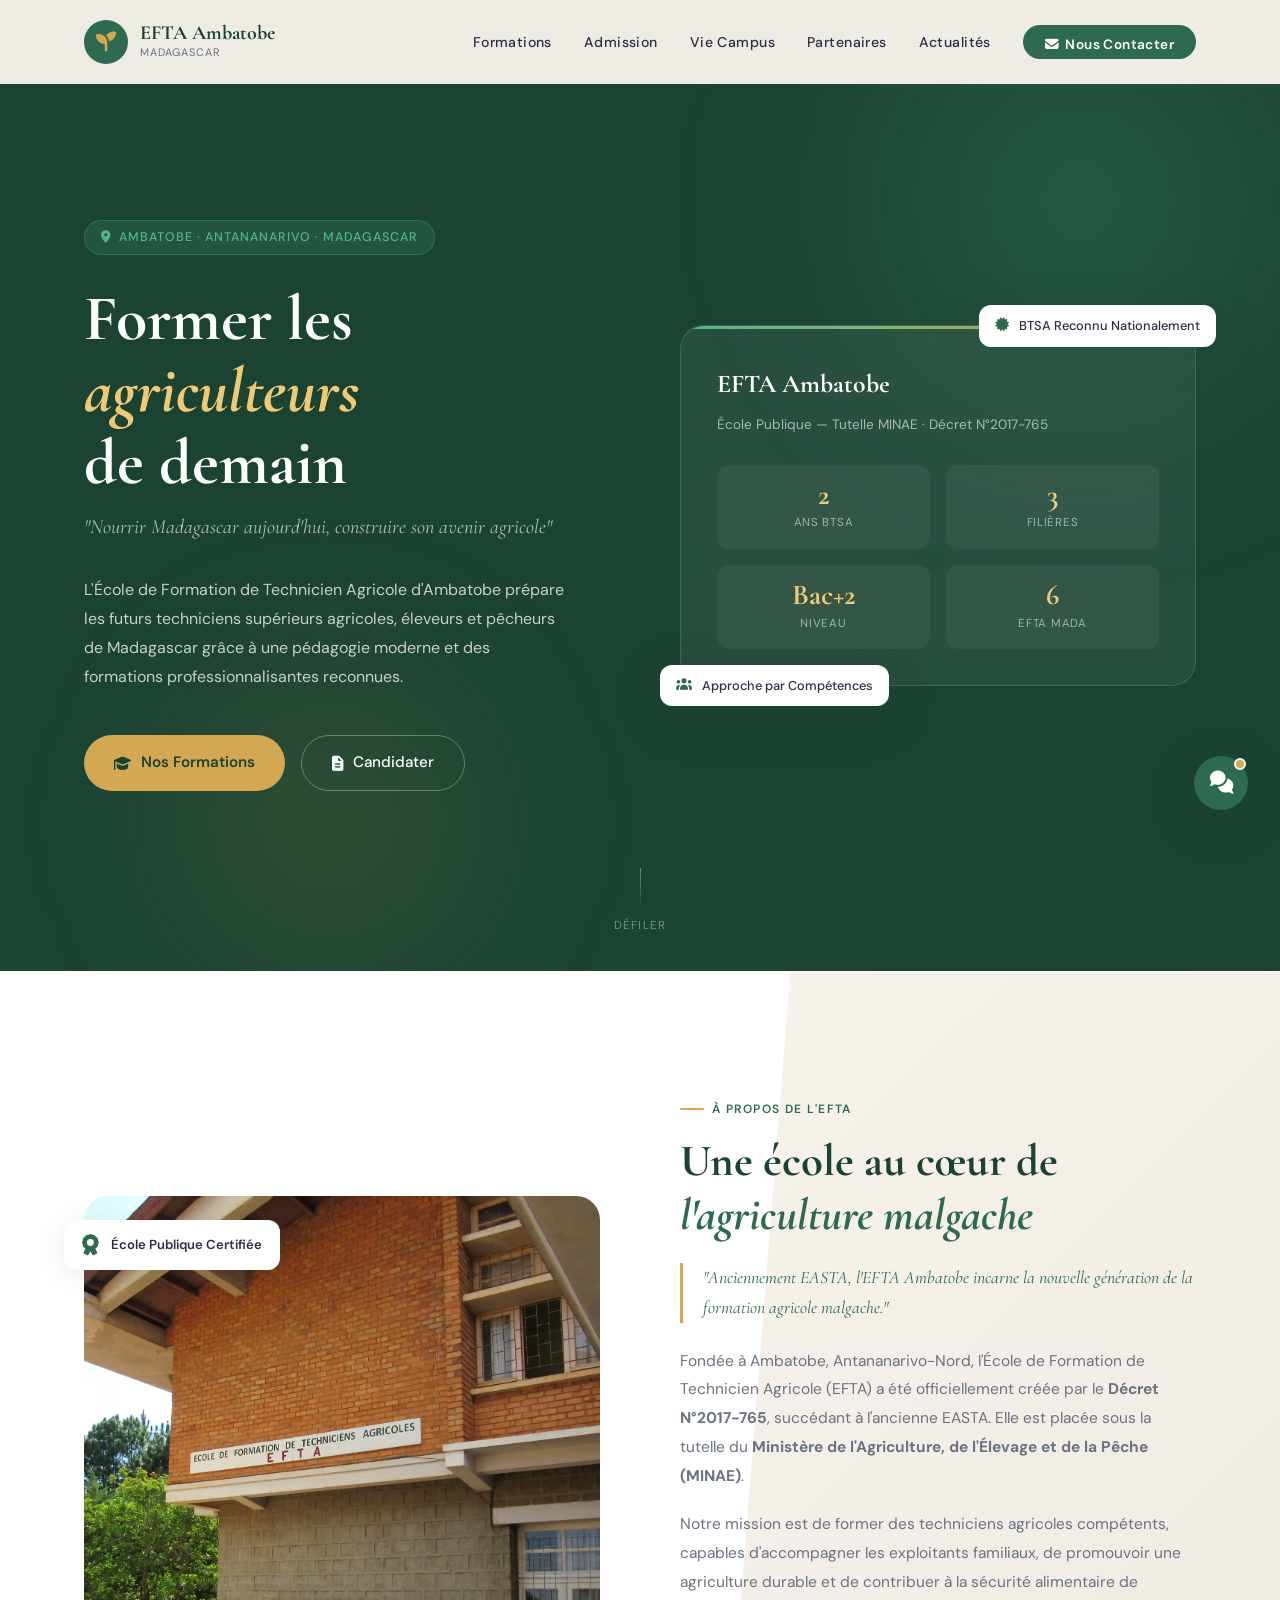
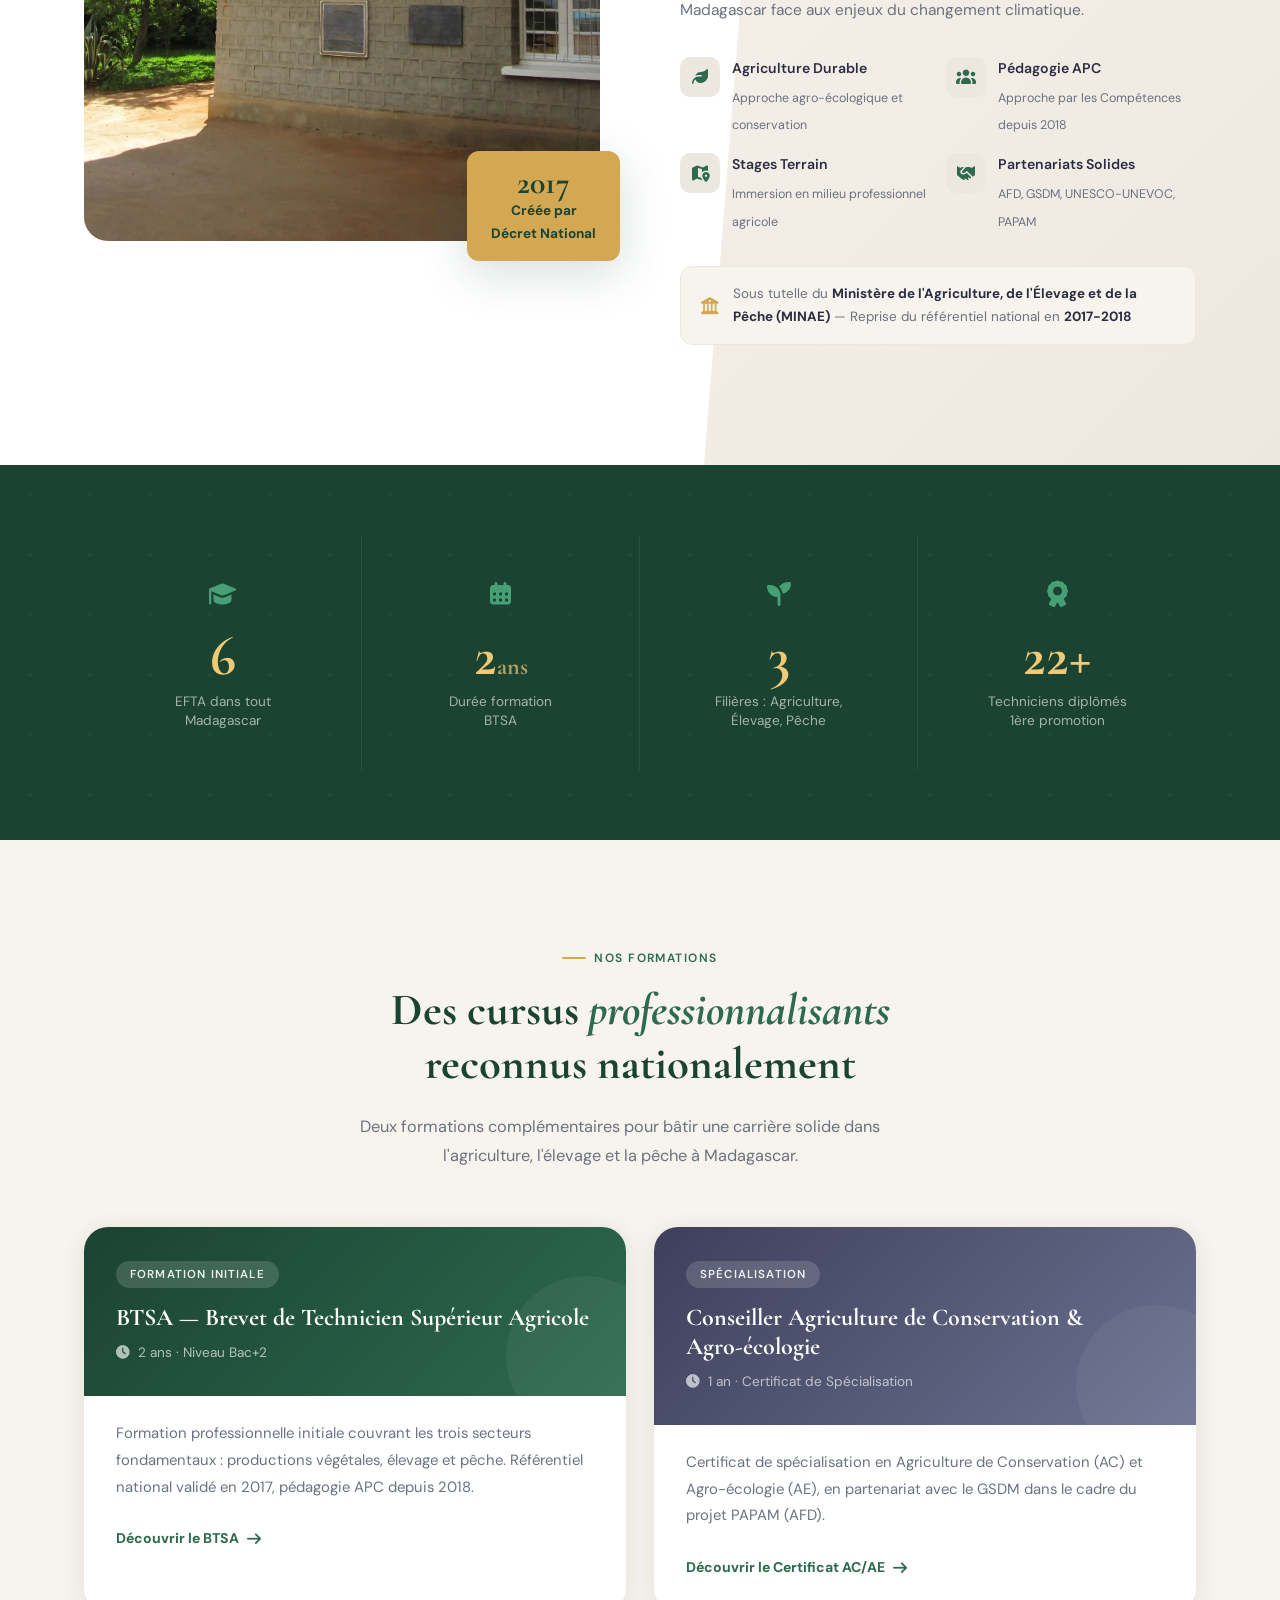
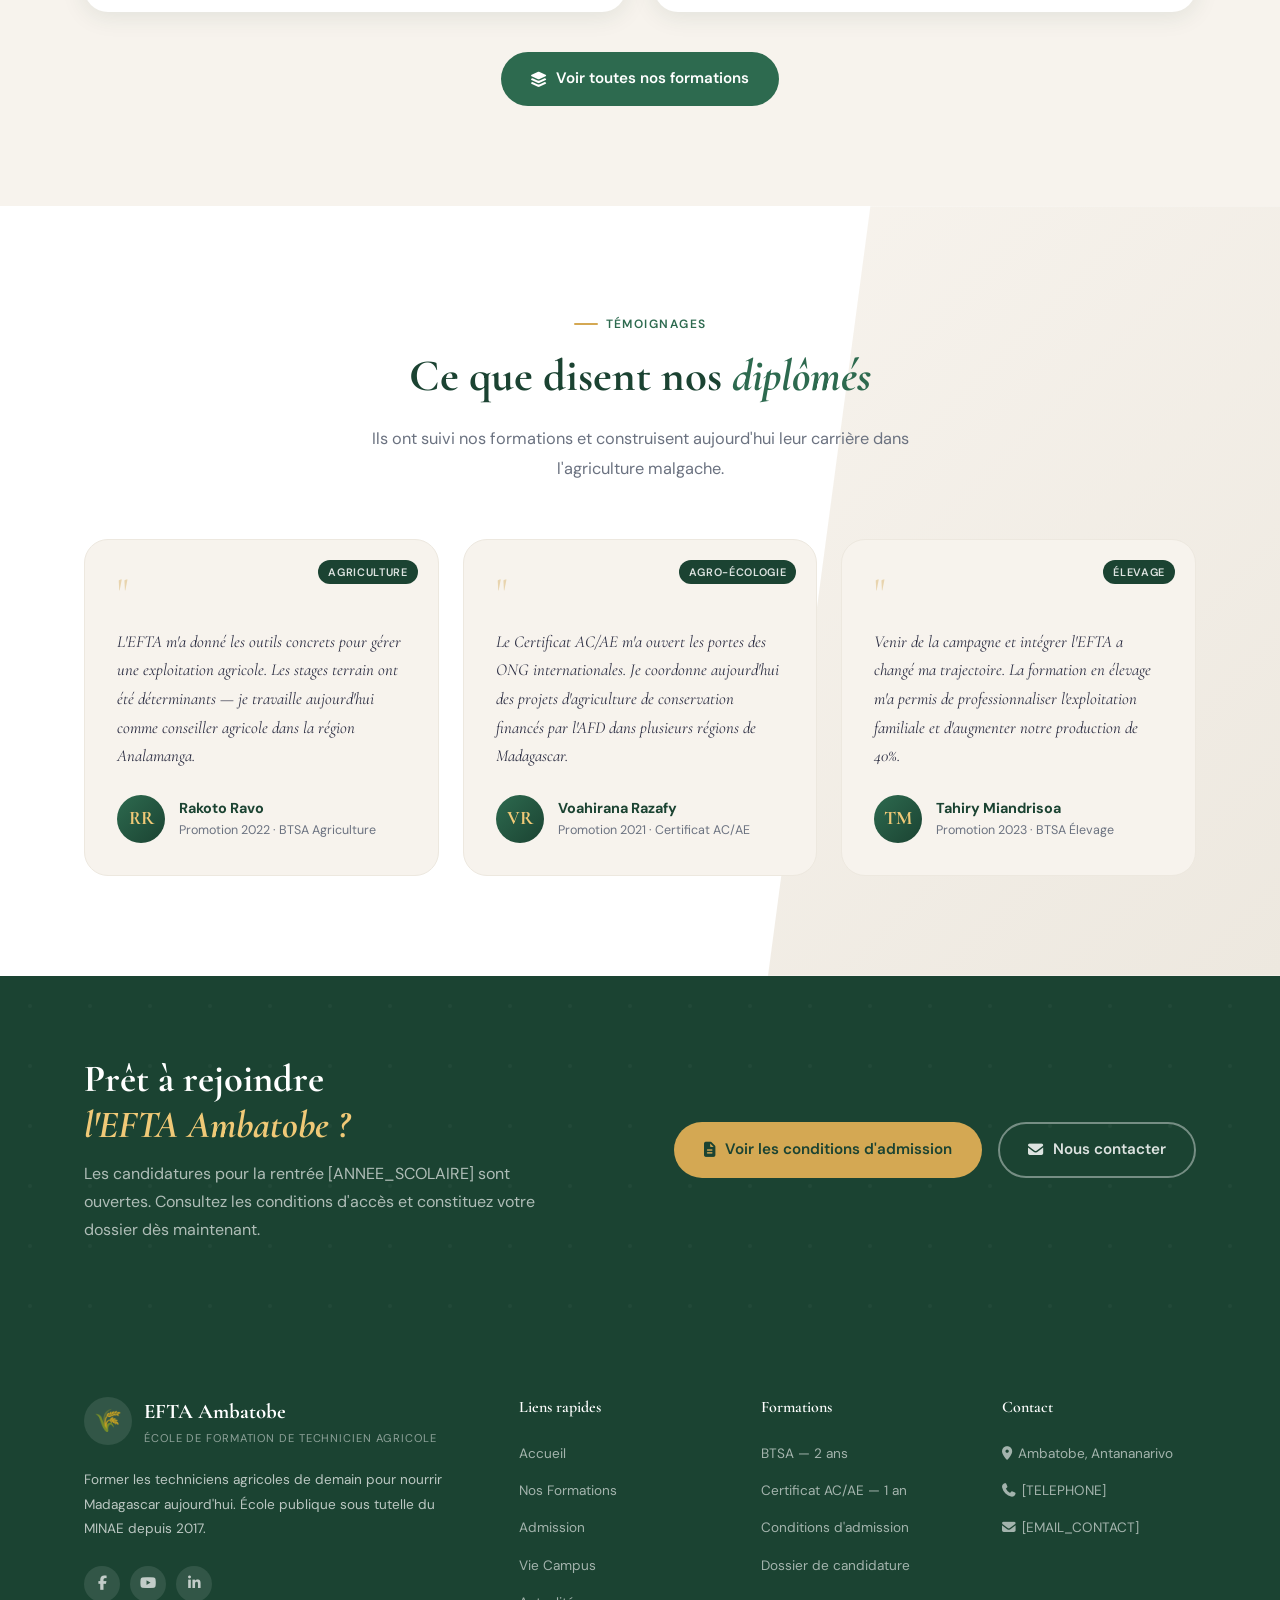
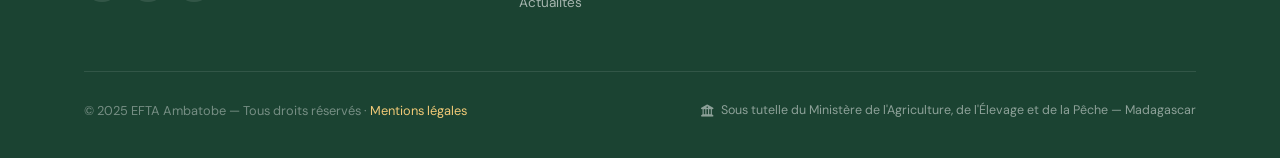
<file: index.html>
<!DOCTYPE html>
<html lang="fr">
<head>
  <meta charset="UTF-8" />
  <meta name="viewport" content="width=device-width, initial-scale=1.0" />
  <title>EFTA Ambatobe — École de Formation de Technicien Agricole</title>
  <meta name="description" content="L'EFTA Ambatobe forme les techniciens agricoles de demain à Antananarivo, Madagascar. BTSA 2 ans, Certificat AC/AE. Candidatures ouvertes." />
  <meta property="og:title" content="EFTA Ambatobe — École de Formation de Technicien Agricole" />
  <meta property="og:description" content="Former les agriculteurs de demain, nourrir Madagascar aujourd'hui." />
  <meta property="og:type" content="website" />

  <!-- Google Fonts -->
  <link rel="preconnect" href="https://fonts.googleapis.com" />
  <link rel="preconnect" href="https://fonts.gstatic.com" crossorigin />
  <link rel="preload" as="style" onload="this.rel='stylesheet'"
    href="https://fonts.googleapis.com/css2?family=Cormorant+Garamond:ital,wght@0,400;0,600;0,700;1,400;1,600&family=DM+Sans:wght@300;400;500;600&display=swap" />

  <!-- CSS -->
  <link rel="stylesheet" href="./src/css/all.min.css"/>
  <link rel="stylesheet" href="./src/css/global.css"/>
  <link rel="stylesheet" href="./src/css/home.css"/>
  <link rel="stylesheet" href="./src/css/chatbot.css"/>
</head>
<body>

  <!-- Navbar injectée dynamiquement -->
  <div id="navbar-placeholder"></div>

  <!-- ===== HERO ===== -->
  <section id="hero" aria-label="Bannière principale">
    <div class="hero-blob hero-blob-1"></div>
    <div class="hero-blob hero-blob-2"></div>
    <div class="container">
      <div class="hero-content">
        <!-- Left -->
        <div class="hero-left">
          <div class="hero-badge">
            <i class="fas fa-map-marker-alt"></i>
            Ambatobe · Antananarivo · Madagascar
          </div>
          <h1 class="hero-title">
            Former les <em>agriculteurs</em><br>de demain
          </h1>
          <p class="hero-slogan">
            "Nourrir Madagascar aujourd'hui, construire son avenir agricole"
          </p>
          <p class="hero-desc">
            L'École de Formation de Technicien Agricole d'Ambatobe prépare les futurs techniciens supérieurs agricoles, éleveurs et pêcheurs de Madagascar grâce à une pédagogie moderne et des formations professionnalisantes reconnues.
          </p>
          <div class="hero-actions">
            <a href="formations.html" class="btn-primary">
              <i class="fas fa-graduation-cap"></i>
              Nos Formations
            </a>
            <a href="admission.html" class="btn-secondary">
              <i class="fas fa-file-alt"></i>
              Candidater
            </a>
          </div>
        </div>

        <!-- Right: Visual Card -->
        <div class="hero-visual">
          <div class="hero-card-stack">
            <div class="hero-main-card">
              <div class="hero-card-title">EFTA Ambatobe</div>
              <div class="hero-card-sub">École Publique — Tutelle MINAE · Décret N°2017-765</div>
              <div class="hero-stats-grid">
                <div class="hero-stat">
                  <div class="hero-stat-num">2</div>
                  <div class="hero-stat-label">Ans BTSA</div>
                </div>
                <div class="hero-stat">
                  <div class="hero-stat-num">3</div>
                  <div class="hero-stat-label">Filières</div>
                </div>
                <div class="hero-stat">
                  <div class="hero-stat-num">Bac+2</div>
                  <div class="hero-stat-label">Niveau</div>
                </div>
                <div class="hero-stat">
                  <div class="hero-stat-num">6</div>
                  <div class="hero-stat-label">EFTA Mada</div>
                </div>
              </div>
            </div>
            <div class="hero-badge-float badge-f1">
              <i class="fas fa-certificate"></i>
              BTSA Reconnu Nationalement
            </div>
            <div class="hero-badge-float badge-f2">
              <i class="fas fa-users"></i>
              Approche par Compétences
            </div>
          </div>
        </div>
      </div>
    </div>
    <div class="scroll-indicator" aria-hidden="true">
      <div class="scroll-line"></div>
      <span>Défiler</span>
    </div>
  </section>

  <!-- ===== À PROPOS ===== -->
  <section id="about" aria-label="À propos de l'EFTA">
    <div class="container">
      <div class="about-grid">
        <!-- Image block -->
        <div class="about-image-block reveal">
          <div class="about-img-main" aria-label="Photo du campus EFTA Ambatobe">
            <!-- Image en css -->
          </div>
          <div class="about-img-tag">
            <span>2017</span>
            Créée par<br>Décret National
          </div>
          <div class="about-img-badge">
            <i class="fas fa-award"></i>
            École Publique Certifiée
          </div>
        </div>

        <!-- Text -->
        <div class="about-text">
          <div class="section-label reveal reveal-delay-1">À Propos de l'EFTA</div>
          <h2 class="section-title reveal reveal-delay-2">
            Une école au cœur de<br><em>l'agriculture malgache</em>
          </h2>
          <p class="about-intro reveal reveal-delay-2">
            "Anciennement EASTA, l'EFTA Ambatobe incarne la nouvelle génération de la formation agricole malgache."
          </p>
          <p class="about-para reveal reveal-delay-3">
            Fondée à Ambatobe, Antananarivo-Nord, l'École de Formation de Technicien Agricole (EFTA) a été officiellement créée par le <strong>Décret N°2017-765</strong>, succédant à l'ancienne EASTA. Elle est placée sous la tutelle du <strong>Ministère de l'Agriculture, de l'Élevage et de la Pêche (MINAE)</strong>.
          </p>
          <p class="about-para reveal reveal-delay-3">
            Notre mission est de former des techniciens agricoles compétents, capables d'accompagner les exploitants familiaux, de promouvoir une agriculture durable et de contribuer à la sécurité alimentaire de Madagascar face aux enjeux du changement climatique.
          </p>
          <div class="about-features reveal reveal-delay-4">
            <div class="about-feature">
              <div class="about-feature-icon"><i class="fas fa-leaf"></i></div>
              <div class="about-feature-text">
                <strong>Agriculture Durable</strong>
                <span>Approche agro-écologique et conservation</span>
              </div>
            </div>
            <div class="about-feature">
              <div class="about-feature-icon"><i class="fas fa-users"></i></div>
              <div class="about-feature-text">
                <strong>Pédagogie APC</strong>
                <span>Approche par les Compétences depuis 2018</span>
              </div>
            </div>
            <div class="about-feature">
              <div class="about-feature-icon"><i class="fas fa-map-marked-alt"></i></div>
              <div class="about-feature-text">
                <strong>Stages Terrain</strong>
                <span>Immersion en milieu professionnel agricole</span>
              </div>
            </div>
            <div class="about-feature">
              <div class="about-feature-icon"><i class="fas fa-handshake"></i></div>
              <div class="about-feature-text">
                <strong>Partenariats Solides</strong>
                <span>AFD, GSDM, UNESCO-UNEVOC, PAPAM</span>
              </div>
            </div>
          </div>
          <div class="about-tutelle reveal reveal-delay-4">
            <i class="fas fa-university"></i>
            <div>
              Sous tutelle du <strong>Ministère de l'Agriculture, de l'Élevage et de la Pêche (MINAE)</strong> — Reprise du référentiel national en <strong>2017-2018</strong>
            </div>
          </div>
        </div>
      </div>
    </div>
  </section>

  <!-- ===== STATS ===== -->
  <section id="stats" aria-label="Chiffres clés">
    <div class="container">
      <div class="stats-grid">
        <div class="stat-item reveal">
          <div class="stat-icon"><i class="fas fa-graduation-cap"></i></div>
          <div class="stat-num">6</div>
          <div class="stat-label">EFTA dans tout<br>Madagascar</div>
        </div>
        <div class="stat-item reveal reveal-delay-1">
          <div class="stat-icon"><i class="fas fa-calendar-alt"></i></div>
          <div class="stat-num">2<span class="stat-unit">ans</span></div>
          <div class="stat-label">Durée formation<br>BTSA</div>
        </div>
        <div class="stat-item reveal reveal-delay-2">
          <div class="stat-icon"><i class="fas fa-seedling"></i></div>
          <div class="stat-num">3</div>
          <div class="stat-label">Filières : Agriculture,<br>Élevage, Pêche</div>
        </div>
        <div class="stat-item reveal reveal-delay-3">
          <div class="stat-icon"><i class="fas fa-award"></i></div>
          <div class="stat-num">22+</div>
          <div class="stat-label">Techniciens diplômés<br>1ère promotion</div>
        </div>
      </div>
    </div>
  </section>

  <!-- ===== APERÇU FORMATIONS ===== -->
  <section id="formations-apercu" aria-label="Aperçu des formations">
    <div class="container">
      <div class="formations-apercu-header">
        <div class="section-label reveal">Nos Formations</div>
        <h2 class="section-title reveal reveal-delay-1">
          Des cursus <em>professionnalisants</em><br>reconnus nationalement
        </h2>
        <p class="section-desc reveal reveal-delay-2">
          Deux formations complémentaires pour bâtir une carrière solide dans l'agriculture, l'élevage et la pêche à Madagascar.
        </p>
      </div>

      <div class="formations-apercu-grid">
        <!-- BTSA -->
        <div class="formation-preview-card reveal">
          <div class="formation-preview-top">
            <div class="formation-preview-tag">Formation Initiale</div>
            <div class="formation-preview-name">BTSA — Brevet de Technicien Supérieur Agricole</div>
            <div class="formation-preview-dur"><i class="fas fa-clock"></i> 2 ans · Niveau Bac+2</div>
          </div>
          <div class="formation-preview-body">
            <p class="formation-preview-desc">
              Formation professionnelle initiale couvrant les trois secteurs fondamentaux : productions végétales, élevage et pêche. Référentiel national validé en 2017, pédagogie APC depuis 2018.
            </p>
            <a href="formations.html#btsa" class="formation-preview-link">
              Découvrir le BTSA <i class="fas fa-arrow-right"></i>
            </a>
          </div>
        </div>

        <!-- AC/AE -->
        <div class="formation-preview-card reveal reveal-delay-2">
          <div class="formation-preview-top">
            <div class="formation-preview-tag">Spécialisation</div>
            <div class="formation-preview-name">Conseiller Agriculture de Conservation & Agro-écologie</div>
            <div class="formation-preview-dur"><i class="fas fa-clock"></i> 1 an · Certificat de Spécialisation</div>
          </div>
          <div class="formation-preview-body">
            <p class="formation-preview-desc">
              Certificat de spécialisation en Agriculture de Conservation (AC) et Agro-écologie (AE), en partenariat avec le GSDM dans le cadre du projet PAPAM (AFD).
            </p>
            <a href="formations.html#acae" class="formation-preview-link">
              Découvrir le Certificat AC/AE <i class="fas fa-arrow-right"></i>
            </a>
          </div>
        </div>
      </div>

      <div class="formations-apercu-cta reveal">
        <a href="formations.html" class="btn-green">
          <i class="fas fa-layer-group"></i>
          Voir toutes nos formations
        </a>
      </div>
    </div>
  </section>

  <!-- ===== TÉMOIGNAGES ===== -->
  <section id="temoignages" aria-label="Témoignages d'anciens étudiants">
    <div class="container">
      <div class="temoignages-header">
        <div class="section-label reveal">Témoignages</div>
        <h2 class="section-title reveal reveal-delay-1">
          Ce que disent nos <em>diplômés</em>
        </h2>
        <p class="section-desc reveal reveal-delay-2">
          Ils ont suivi nos formations et construisent aujourd'hui leur carrière dans l'agriculture malgache.
        </p>
      </div>

      <div class="temoignages-grid">
        <div class="temoignage-card reveal">
          <span class="temoignage-filiere">Agriculture</span>
          <span class="temoignage-quote-icon">"</span>
          <p class="temoignage-text">
            L'EFTA m'a donné les outils concrets pour gérer une exploitation agricole. Les stages terrain ont été déterminants — je travaille aujourd'hui comme conseiller agricole dans la région Analamanga.
          </p>
          <div class="temoignage-author">
            <div class="temoignage-avatar">RR</div>
            <div>
              <div class="temoignage-name">Rakoto Ravo</div>
              <div class="temoignage-promo">Promotion 2022 · BTSA Agriculture</div>
            </div>
          </div>
        </div>

        <div class="temoignage-card reveal reveal-delay-1">
          <span class="temoignage-filiere">Agro-écologie</span>
          <span class="temoignage-quote-icon">"</span>
          <p class="temoignage-text">
            Le Certificat AC/AE m'a ouvert les portes des ONG internationales. Je coordonne aujourd'hui des projets d'agriculture de conservation financés par l'AFD dans plusieurs régions de Madagascar.
          </p>
          <div class="temoignage-author">
            <div class="temoignage-avatar">VR</div>
            <div>
              <div class="temoignage-name">Voahirana Razafy</div>
              <div class="temoignage-promo">Promotion 2021 · Certificat AC/AE</div>
            </div>
          </div>
        </div>

        <div class="temoignage-card reveal reveal-delay-2">
          <span class="temoignage-filiere">Élevage</span>
          <span class="temoignage-quote-icon">"</span>
          <p class="temoignage-text">
            Venir de la campagne et intégrer l'EFTA a changé ma trajectoire. La formation en élevage m'a permis de professionnaliser l'exploitation familiale et d'augmenter notre production de 40%.
          </p>
          <div class="temoignage-author">
            <div class="temoignage-avatar">TM</div>
            <div>
              <div class="temoignage-name">Tahiry Miandrisoa</div>
              <div class="temoignage-promo">Promotion 2023 · BTSA Élevage</div>
            </div>
          </div>
        </div>
      </div>
    </div>
  </section>

  <!-- ===== CTA ADMISSION ===== -->
  <section id="cta-admission" aria-label="Appel à candidature">
    <div class="container">
      <div class="cta-admission-inner reveal">
        <div class="cta-admission-text">
          <h2>
            Prêt à rejoindre<br><em>l'EFTA Ambatobe ?</em>
          </h2>
          <p>
            Les candidatures pour la rentrée [ANNEE_SCOLAIRE] sont ouvertes. Consultez les conditions d'accès et constituez votre dossier dès maintenant.
          </p>
        </div>
        <div class="cta-admission-actions">
          <a href="admission.html" class="btn-primary">
            <i class="fas fa-file-alt"></i>
            Voir les conditions d'admission
          </a>
          <a href="contact.html" class="btn-outline" style="border-color:rgba(255,255,255,0.4);color:rgba(255,255,255,0.85);">
            <i class="fas fa-envelope"></i>
            Nous contacter
          </a>
        </div>
      </div>
    </div>
  </section>

  <!-- Footer injecté dynamiquement -->
  <div id="footer-placeholder"></div>

  <!-- Chatbot -->
  <div id="chatbot-widget" aria-label="Assistant virtuel EFTA">
    <div id="chatbot-panel" role="dialog" aria-modal="true" aria-label="Chat avec l'assistant EFTA">
      <div class="chatbot-header">
        <div class="chatbot-avatar">🌾</div>
        <div class="chatbot-header-text">
          <strong>Assistant EFTA</strong>
          <div class="chatbot-status">
            <div class="chatbot-status-dot"></div>
            <span>En ligne · Répond instantanément</span>
          </div>
        </div>
        <button class="chatbot-header-close" id="chatbotClose" aria-label="Fermer le chat"><i class="fas fa-times"></i></button>
      </div>
      <div class="chatbot-messages" id="chatMessages">
        <div class="chat-msg bot">👋 Bonjour ! Je suis l'assistant de l'EFTA Ambatobe. Comment puis-je vous aider aujourd'hui ?</div>
      </div>
      <div class="chatbot-quick-replies" id="quickReplies">
        <button class="quick-reply" data-q="admission">📝 Comment candidater ?</button>
        <button class="quick-reply" data-q="formations">🎓 Nos formations</button>
        <button class="quick-reply" data-q="bac">📋 Bacs acceptés ?</button>
        <button class="quick-reply" data-q="duree">⏱️ Durée des études</button>
        <button class="quick-reply" data-q="debouches">💼 Débouchés</button>
        <button class="quick-reply" data-q="contact">📞 Nous contacter</button>
      </div>
      <div class="chatbot-input-row">
        <input type="text" class="chatbot-input" id="chatInput" placeholder="Posez votre question..." aria-label="Message au chatbot" />
        <button class="chatbot-send" id="chatSend" aria-label="Envoyer"><i class="fas fa-paper-plane"></i></button>
      </div>
    </div>
    <button id="chatbot-toggle" aria-label="Ouvrir l'assistant virtuel" aria-expanded="false">
      <i class="fas fa-comments" id="chatIcon"></i>
      <span class="chat-notif-dot"></span>
    </button>
  </div>

  <script src="./src/js/main.js" defer></script>
  <script src="./src/js/chatbot.js" async></script>
</body>
</html>
</file>
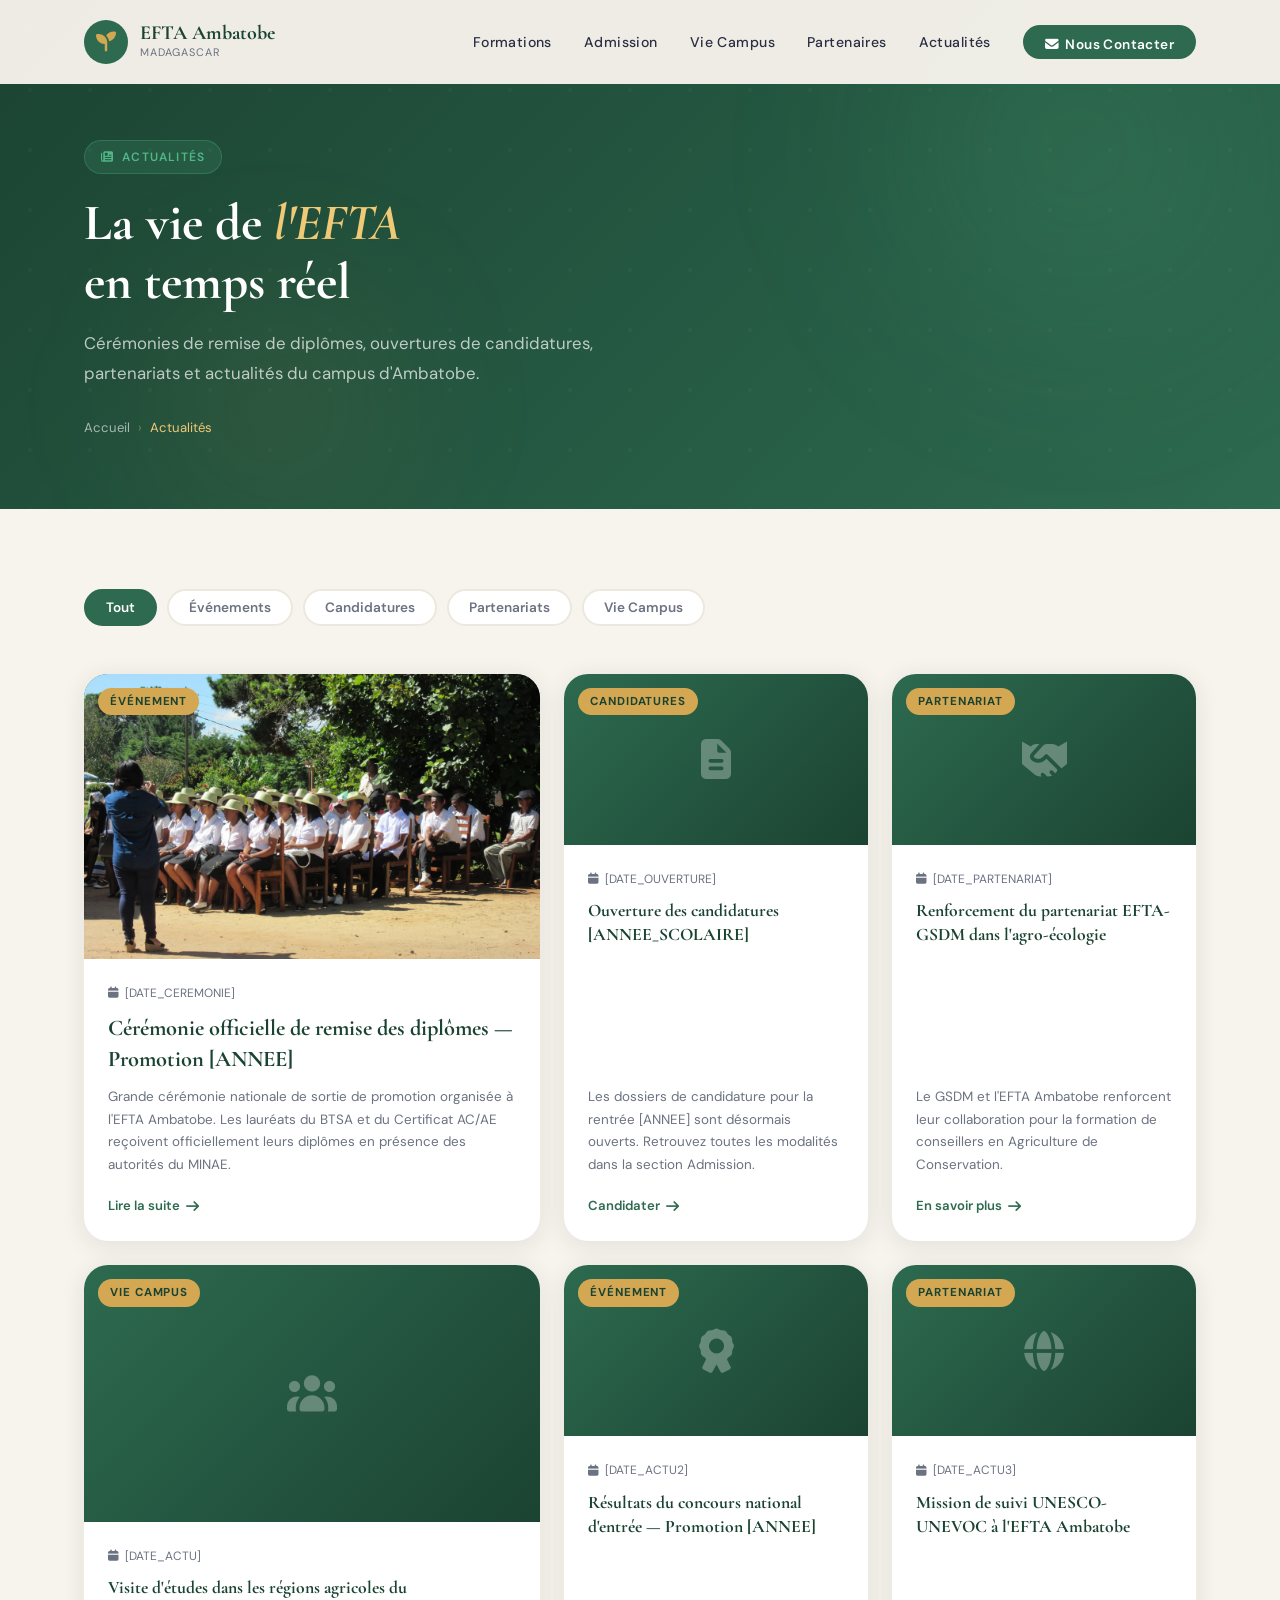
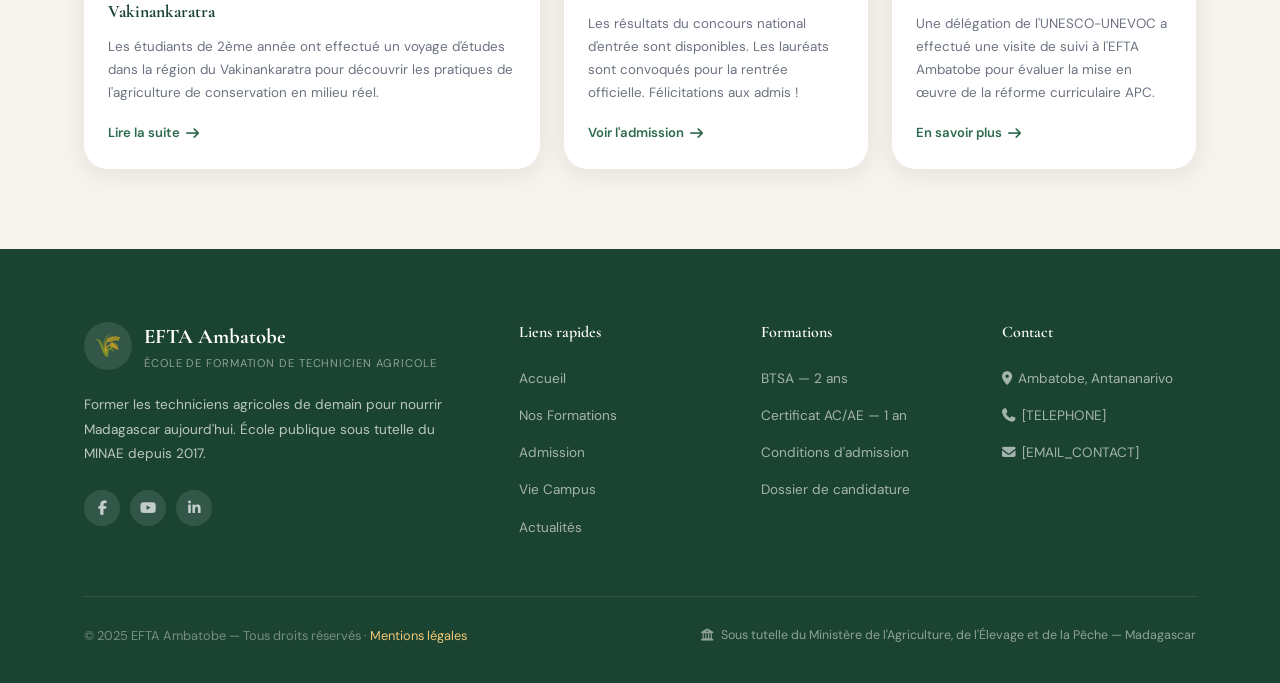
<file: actualites.html>
<!DOCTYPE html>
<html lang="fr">
<head>
  <meta charset="UTF-8" />
  <meta name="viewport" content="width=device-width, initial-scale=1.0" />
  <title>Actualités — EFTA Ambatobe</title>
  <meta name="description" content="Toutes les actualités de l'EFTA Ambatobe : cérémonies de diplômes, ouvertures de candidatures, partenariats, vie du campus." />
  <link rel="preconnect" href="https://fonts.googleapis.com" />
  <link rel="preconnect" href="https://fonts.gstatic.com" crossorigin />
  <link rel="preload" as="style" onload="this.rel='stylesheet'"
    href="https://fonts.googleapis.com/css2?family=Cormorant+Garamond:ital,wght@0,400;0,600;0,700;1,400;1,600&family=DM+Sans:wght@300;400;500;600&display=swap" />
  <link rel="stylesheet" href="./src/css/all.min.css" />
  <link rel="stylesheet" href="./src/css/global.css" />
  <link rel="stylesheet" href="./src/css/pages.css" />
</head>
<body>

  <div id="navbar-placeholder"></div>

  <section class="page-hero" aria-label="En-tête actualités">
    <div class="page-hero-blob page-hero-blob-1"></div>
    <div class="page-hero-blob page-hero-blob-2"></div>
    <div class="container">
      <div class="page-hero-content">
        <div class="page-hero-label"><i class="fas fa-newspaper"></i> Actualités</div>
        <h1>La vie de <em>l'EFTA</em><br>en temps réel</h1>
        <p class="page-hero-desc">
          Cérémonies de remise de diplômes, ouvertures de candidatures, partenariats et actualités du campus d'Ambatobe.
        </p>
        <div class="page-hero-breadcrumb">
          <a href="index.html">Accueil</a>
          <span class="breadcrumb-sep">›</span>
          <span>Actualités</span>
        </div>
      </div>
    </div>
  </section>

  <section class="actu-section" aria-label="Toutes les actualités">
    <div class="container">
      <!-- Filtres -->
      <div class="actu-filters reveal">
        <button class="actu-filter-btn active" data-filter="all">Tout</button>
        <button class="actu-filter-btn" data-filter="evenement">Événements</button>
        <button class="actu-filter-btn" data-filter="candidatures">Candidatures</button>
        <button class="actu-filter-btn" data-filter="partenariat">Partenariats</button>
        <button class="actu-filter-btn" data-filter="vie-campus">Vie Campus</button>
      </div>

      <div class="actu-grid">
        <div class="actu-card reveal" data-cat="evenement">
          <div class="actu-card-img">
            <span class="actu-card-img-label">Événement</span>
            <img src="./assets/pictures/actu-img1.webp" alt="Cérémonie de remise des diplômes" loading="lazy">
          </div>
          <div class="actu-card-body">
            <p class="actu-date"><i class="fas fa-calendar"></i> [DATE_CEREMONIE]</p>
            <h3 class="actu-title">Cérémonie officielle de remise des diplômes — Promotion [ANNEE]</h3>
            <p class="actu-desc">
              Grande cérémonie nationale de sortie de promotion organisée à l'EFTA Ambatobe. Les lauréats du BTSA et du Certificat AC/AE reçoivent officiellement leurs diplômes en présence des autorités du MINAE.
            </p>
            <a href="#" class="actu-link">Lire la suite <i class="fas fa-arrow-right"></i></a>
          </div>
        </div>

        <div class="actu-card reveal reveal-delay-1" data-cat="candidatures">
          <div class="actu-card-img">
            <span class="actu-card-img-label">Candidatures</span>
            <i class="fas fa-file-alt" style="color:rgba(255,255,255,0.3);font-size:2.5rem;"></i>
          </div>
          <div class="actu-card-body">
            <p class="actu-date"><i class="fas fa-calendar"></i> [DATE_OUVERTURE]</p>
            <h3 class="actu-title">Ouverture des candidatures [ANNEE_SCOLAIRE]</h3>
            <p class="actu-desc">Les dossiers de candidature pour la rentrée [ANNEE] sont désormais ouverts. Retrouvez toutes les modalités dans la section Admission.</p>
            <a href="admission.html" class="actu-link">Candidater <i class="fas fa-arrow-right"></i></a>
          </div>
        </div>

        <div class="actu-card reveal reveal-delay-2" data-cat="partenariat">
          <div class="actu-card-img">
            <span class="actu-card-img-label">Partenariat</span>
            <i class="fas fa-handshake" style="color:rgba(255,255,255,0.3);font-size:2.5rem;"></i>
          </div>
          <div class="actu-card-body">
            <p class="actu-date"><i class="fas fa-calendar"></i> [DATE_PARTENARIAT]</p>
            <h3 class="actu-title">Renforcement du partenariat EFTA-GSDM dans l'agro-écologie</h3>
            <p class="actu-desc">Le GSDM et l'EFTA Ambatobe renforcent leur collaboration pour la formation de conseillers en Agriculture de Conservation.</p>
            <a href="partenaires.html" class="actu-link">En savoir plus <i class="fas fa-arrow-right"></i></a>
          </div>
        </div>

        <div class="actu-card reveal" data-cat="vie-campus">
          <div class="actu-card-img">
            <span class="actu-card-img-label">Vie Campus</span>
            <i class="fas fa-users" style="color:rgba(255,255,255,0.3);font-size:2.5rem;"></i>
          </div>
          <div class="actu-card-body">
            <p class="actu-date"><i class="fas fa-calendar"></i> [DATE_ACTU]</p>
            <h3 class="actu-title">Visite d'études dans les régions agricoles du Vakinankaratra</h3>
            <p class="actu-desc">Les étudiants de 2ème année ont effectué un voyage d'études dans la région du Vakinankaratra pour découvrir les pratiques de l'agriculture de conservation en milieu réel.</p>
            <a href="#" class="actu-link">Lire la suite <i class="fas fa-arrow-right"></i></a>
          </div>
        </div>

        <div class="actu-card reveal reveal-delay-1" data-cat="evenement">
          <div class="actu-card-img">
            <span class="actu-card-img-label">Événement</span>
            <i class="fas fa-award" style="color:rgba(255,255,255,0.3);font-size:2.5rem;"></i>
          </div>
          <div class="actu-card-body">
            <p class="actu-date"><i class="fas fa-calendar"></i> [DATE_ACTU2]</p>
            <h3 class="actu-title">Résultats du concours national d'entrée — Promotion [ANNEE]</h3>
            <p class="actu-desc">Les résultats du concours national d'entrée sont disponibles. Les lauréats sont convoqués pour la rentrée officielle. Félicitations aux admis !</p>
            <a href="admission.html" class="actu-link">Voir l'admission <i class="fas fa-arrow-right"></i></a>
          </div>
        </div>

        <div class="actu-card reveal reveal-delay-2" data-cat="partenariat">
          <div class="actu-card-img">
            <span class="actu-card-img-label">Partenariat</span>
            <i class="fas fa-globe" style="color:rgba(255,255,255,0.3);font-size:2.5rem;"></i>
          </div>
          <div class="actu-card-body">
            <p class="actu-date"><i class="fas fa-calendar"></i> [DATE_ACTU3]</p>
            <h3 class="actu-title">Mission de suivi UNESCO-UNEVOC à l'EFTA Ambatobe</h3>
            <p class="actu-desc">Une délégation de l'UNESCO-UNEVOC a effectué une visite de suivi à l'EFTA Ambatobe pour évaluer la mise en œuvre de la réforme curriculaire APC.</p>
            <a href="partenaires.html" class="actu-link">En savoir plus <i class="fas fa-arrow-right"></i></a>
          </div>
        </div>
      </div>
    </div>
  </section>

  <div id="footer-placeholder"></div>
  <script src="./src/js/main.js" defer></script>
  <script>
    document.addEventListener('DOMContentLoaded', () => {
      // Filtres actus
      const btns = document.querySelectorAll('.actu-filter-btn');
      const cards = document.querySelectorAll('.actu-card[data-cat]');
      btns.forEach(btn => {
        btn.addEventListener('click', () => {
          btns.forEach(b => b.classList.remove('active'));
          btn.classList.add('active');
          const cat = btn.dataset.filter;
          cards.forEach(card => {
            card.style.display = (cat === 'all' || card.dataset.cat === cat) ? '' : 'none';
          });
        });
      });
    });
  </script>
</body>
</html>
</file>
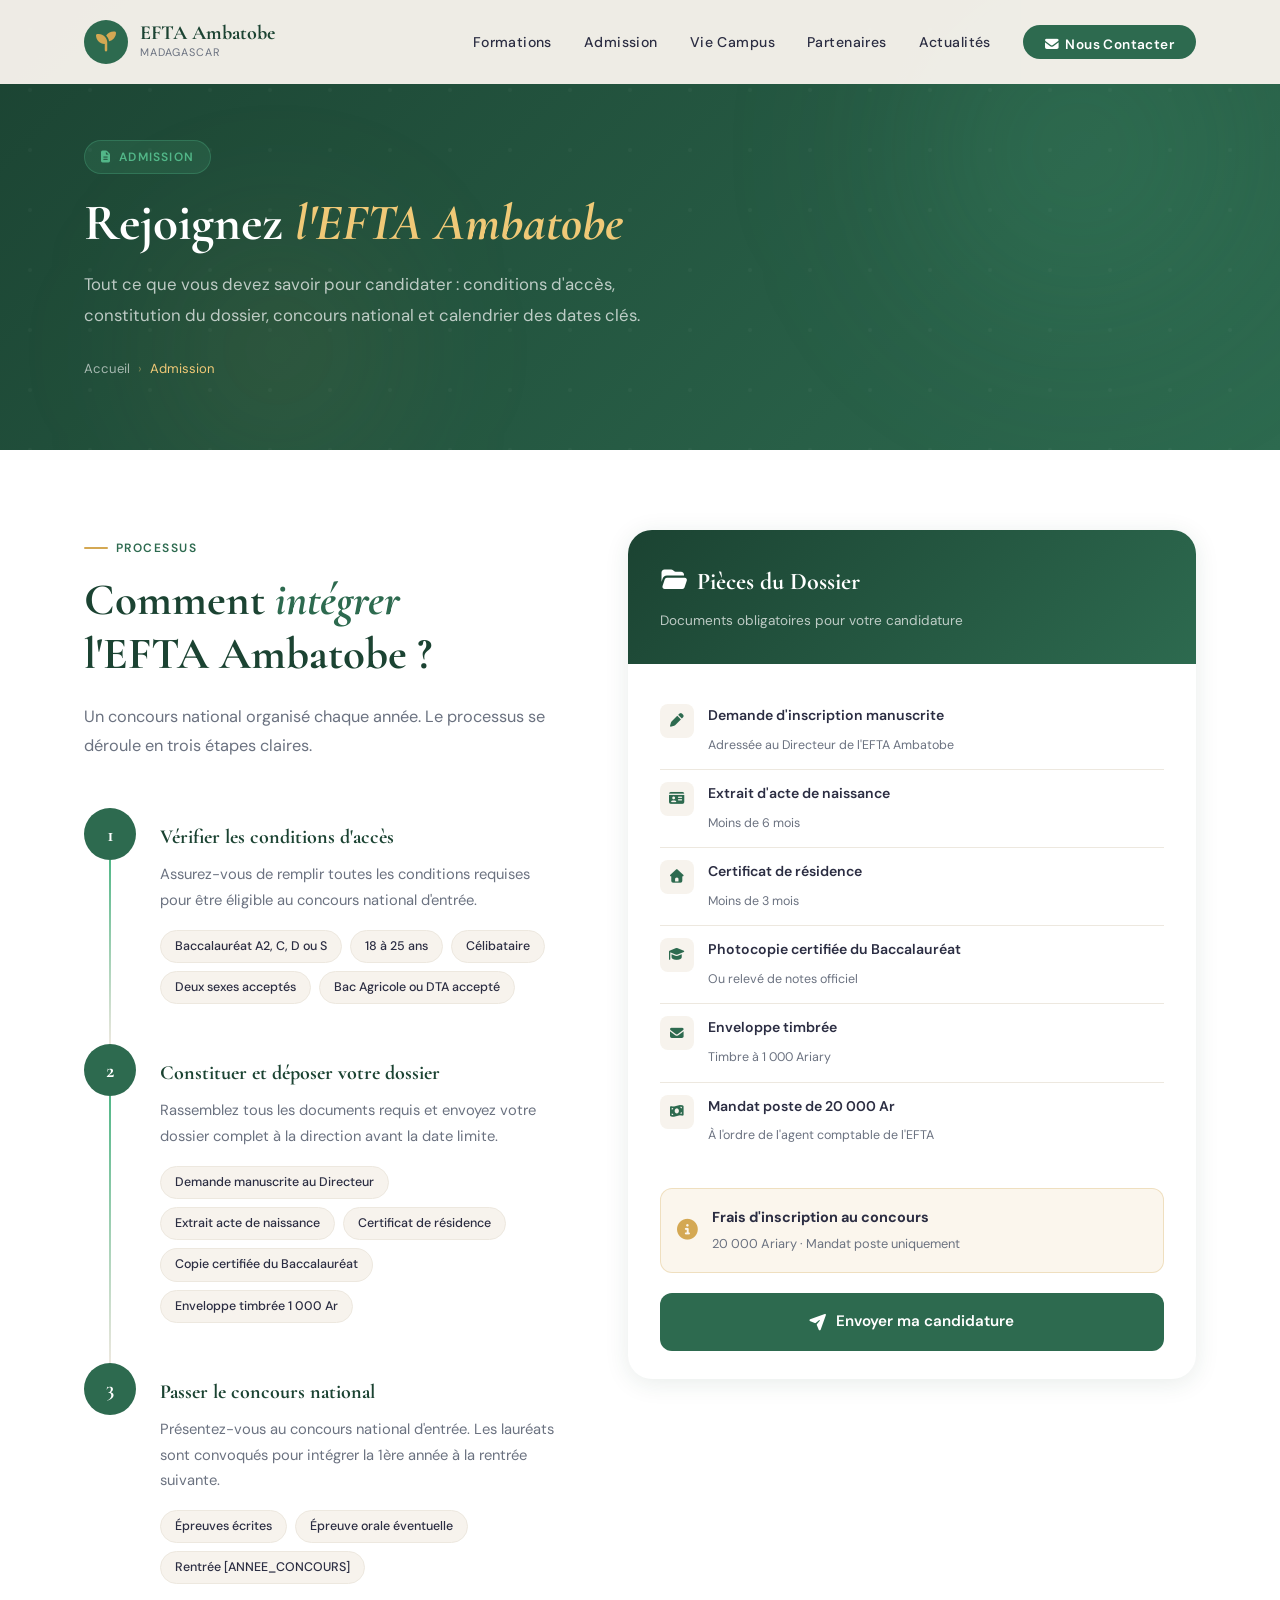
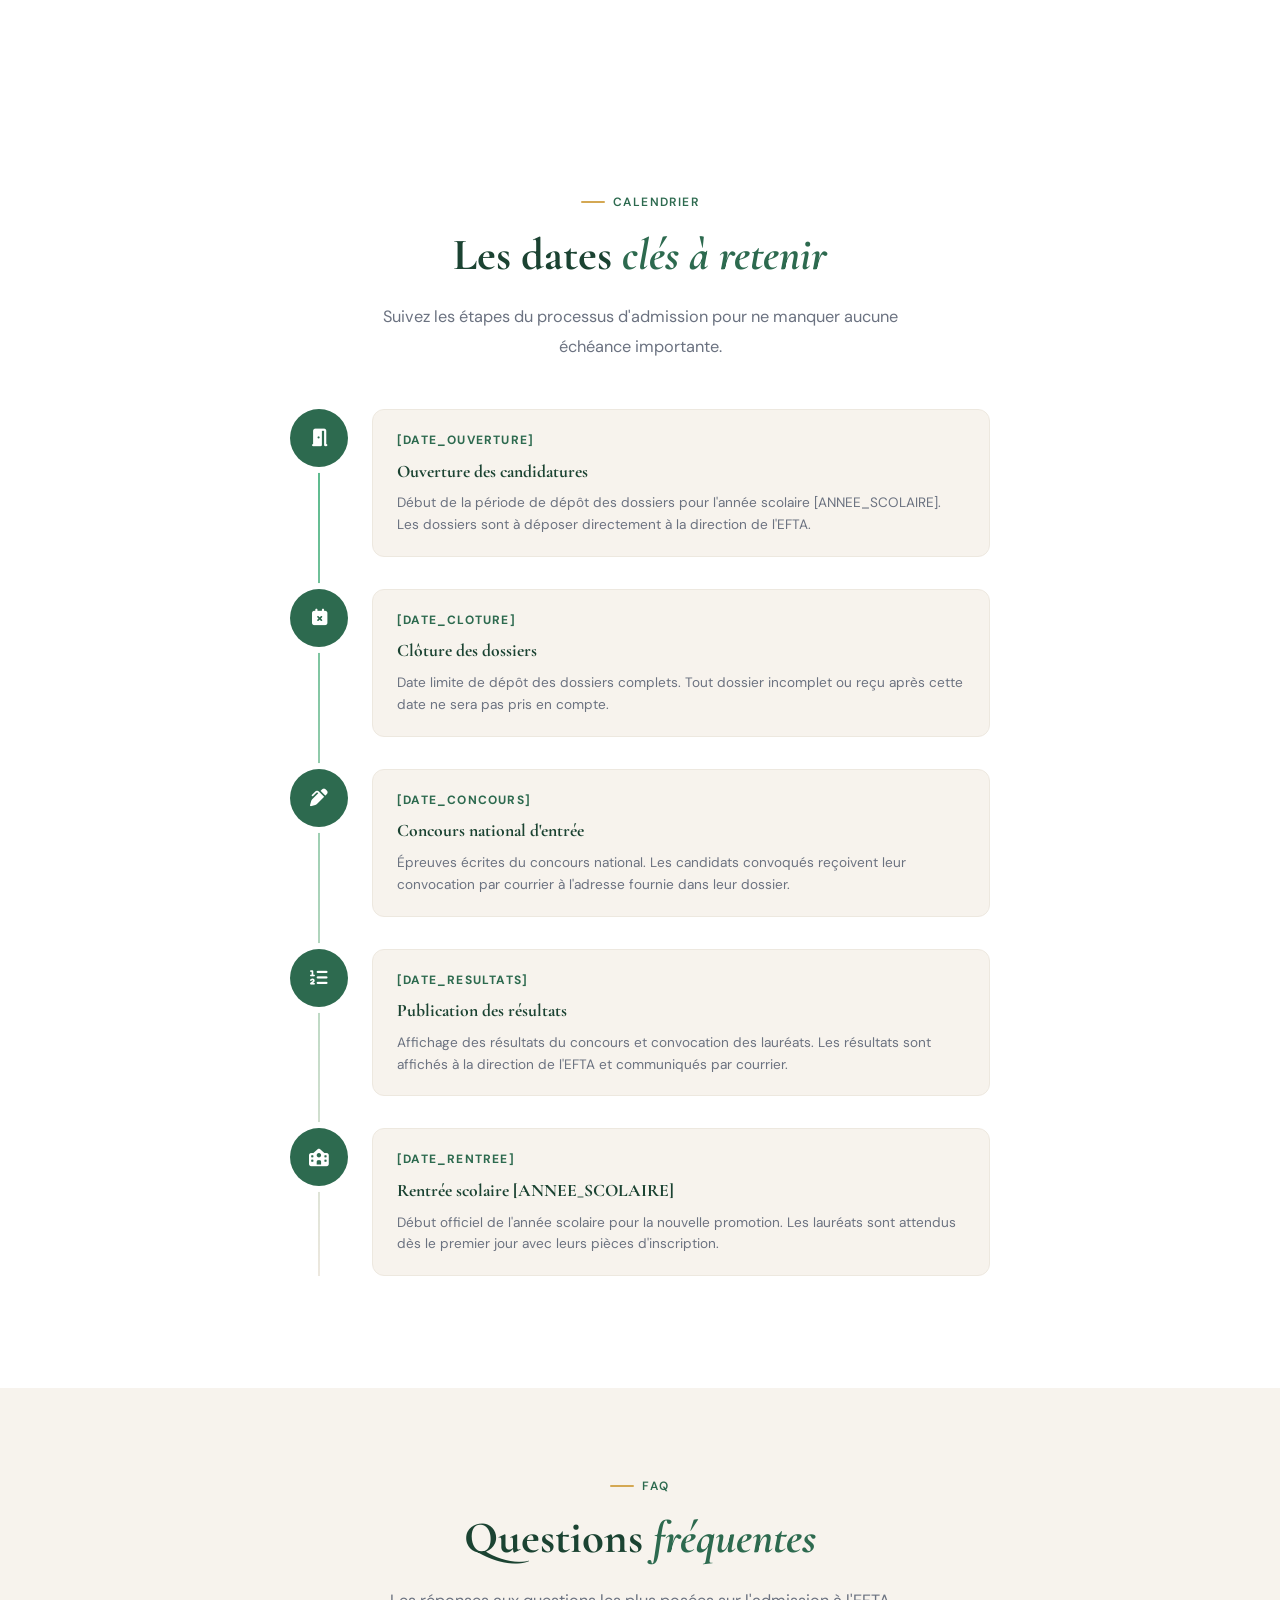
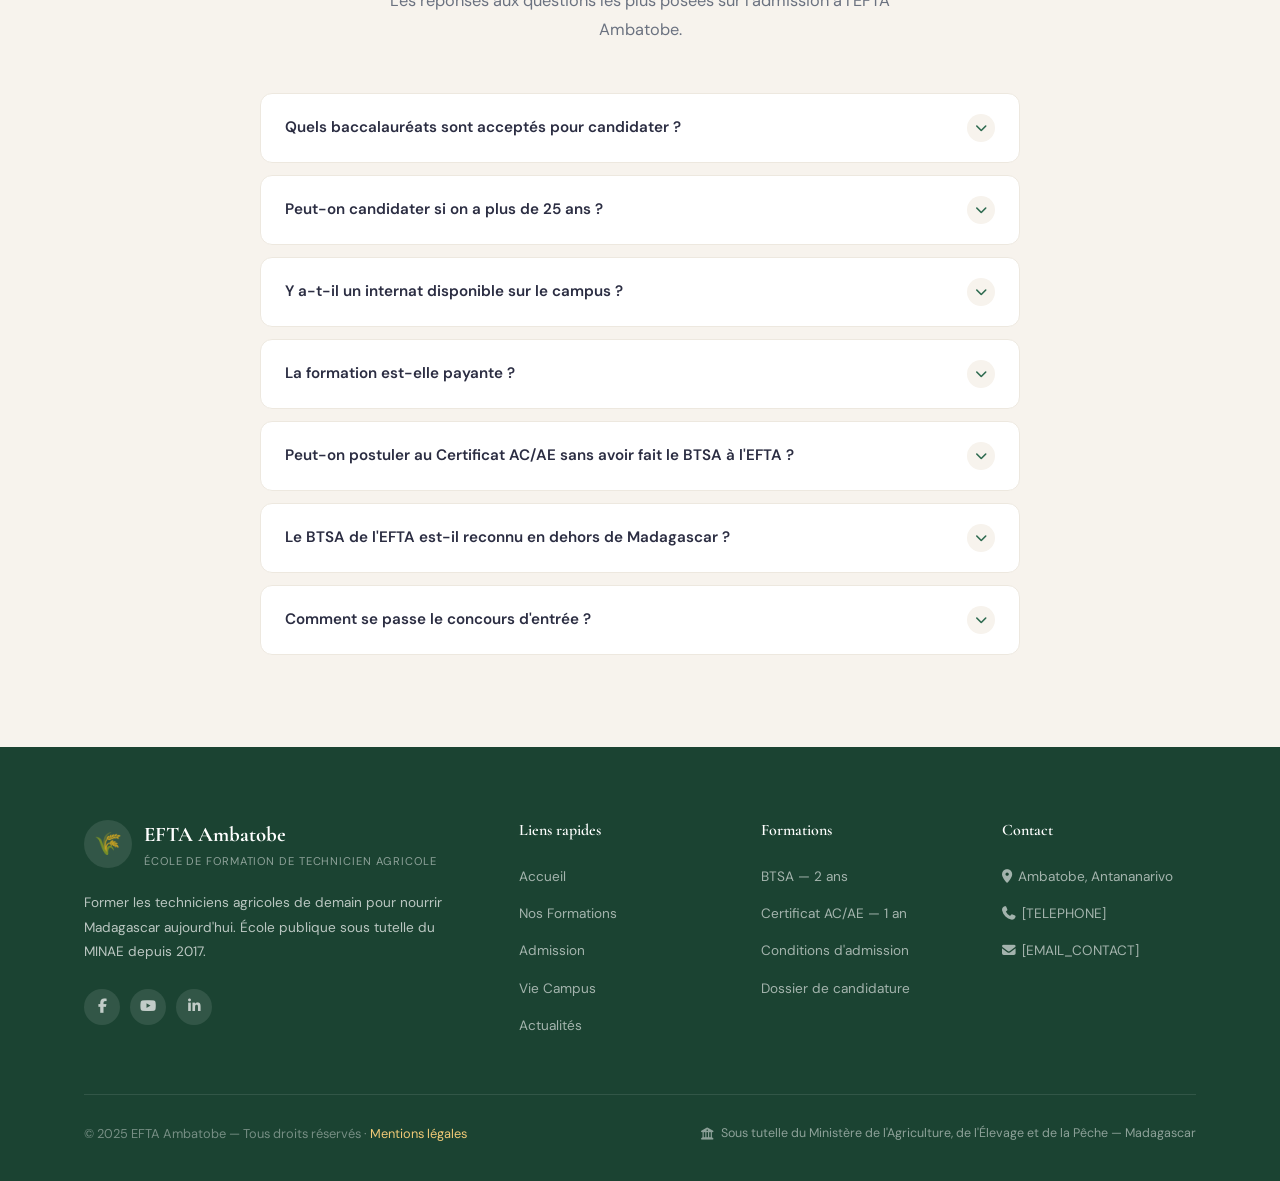
<file: admission.html>
<!DOCTYPE html>
<html lang="fr">
<head>
  <meta charset="UTF-8" />
  <meta name="viewport" content="width=device-width, initial-scale=1.0" />
  <title>Admission — EFTA Ambatobe</title>
  <meta name="description" content="Comment intégrer l'EFTA Ambatobe ? Conditions d'accès, dossier de candidature, calendrier du concours national." />
  <link rel="preconnect" href="https://fonts.googleapis.com" />
  <link rel="preconnect" href="https://fonts.gstatic.com" crossorigin />
  <link rel="preload" as="style" onload="this.rel='stylesheet'"
    href="https://fonts.googleapis.com/css2?family=Cormorant+Garamond:ital,wght@0,400;0,600;0,700;1,400;1,600&family=DM+Sans:wght@300;400;500;600&display=swap" />
  <link rel="stylesheet" href="./src/css/all.min.css"/>
  <link rel="stylesheet" href="./src/css/global.css"/>
  <link rel="stylesheet" href="./src/css/admission.css"/>
</head>
<body>

  <div id="navbar-placeholder"></div>

  <!-- ===== PAGE HERO ===== -->
  <section class="page-hero" aria-label="En-tête admission">
    <div class="page-hero-blob page-hero-blob-1"></div>
    <div class="page-hero-blob page-hero-blob-2"></div>
    <div class="container">
      <div class="page-hero-content">
        <div class="page-hero-label"><i class="fas fa-file-alt"></i> Admission</div>
        <h1>Rejoignez <em>l'EFTA Ambatobe</em></h1>
        <p class="page-hero-desc">
          Tout ce que vous devez savoir pour candidater : conditions d'accès, constitution du dossier, concours national et calendrier des dates clés.
        </p>
        <div class="page-hero-breadcrumb">
          <a href="index.html">Accueil</a>
          <span class="breadcrumb-sep">›</span>
          <span>Admission</span>
        </div>
      </div>
    </div>
  </section>

  <!-- ===== PROCESSUS D'ADMISSION ===== -->
  <section id="conditions" class="admission-section" aria-label="Processus d'admission">
    <div class="container">
      <div class="admission-grid">
        <!-- Steps -->
        <div>
          <div class="section-label reveal">Processus</div>
          <h2 class="section-title reveal reveal-delay-1">
            Comment <em>intégrer</em><br>l'EFTA Ambatobe ?
          </h2>
          <p class="section-desc reveal reveal-delay-2" style="margin-bottom:48px;">
            Un concours national organisé chaque année. Le processus se déroule en trois étapes claires.
          </p>

          <div class="admission-steps">
            <div class="admission-step reveal reveal-delay-1">
              <div class="step-connector">
                <div class="step-num">1</div>
                <div class="step-line"></div>
              </div>
              <div class="step-body">
                <h3 class="step-title">Vérifier les conditions d'accès</h3>
                <p class="step-desc">Assurez-vous de remplir toutes les conditions requises pour être éligible au concours national d'entrée.</p>
                <div class="step-conditions">
                  <span class="condition-pill">Baccalauréat A2, C, D ou S</span>
                  <span class="condition-pill">18 à 25 ans</span>
                  <span class="condition-pill">Célibataire</span>
                  <span class="condition-pill">Deux sexes acceptés</span>
                  <span class="condition-pill">Bac Agricole ou DTA accepté</span>
                </div>
              </div>
            </div>

            <div class="admission-step reveal reveal-delay-2">
              <div class="step-connector">
                <div class="step-num">2</div>
                <div class="step-line"></div>
              </div>
              <div class="step-body">
                <h3 class="step-title">Constituer et déposer votre dossier</h3>
                <p class="step-desc">Rassemblez tous les documents requis et envoyez votre dossier complet à la direction avant la date limite.</p>
                <div class="step-conditions">
                  <span class="condition-pill">Demande manuscrite au Directeur</span>
                  <span class="condition-pill">Extrait acte de naissance</span>
                  <span class="condition-pill">Certificat de résidence</span>
                  <span class="condition-pill">Copie certifiée du Baccalauréat</span>
                  <span class="condition-pill">Enveloppe timbrée 1 000 Ar</span>
                </div>
              </div>
            </div>

            <div class="admission-step reveal reveal-delay-3">
              <div class="step-connector">
                <div class="step-num">3</div>
                <div class="step-line"></div>
              </div>
              <div class="step-body">
                <h3 class="step-title">Passer le concours national</h3>
                <p class="step-desc">Présentez-vous au concours national d'entrée. Les lauréats sont convoqués pour intégrer la 1ère année à la rentrée suivante.</p>
                <div class="step-conditions">
                  <span class="condition-pill">Épreuves écrites</span>
                  <span class="condition-pill">Épreuve orale éventuelle</span>
                  <span class="condition-pill">Rentrée [ANNEE_CONCOURS]</span>
                </div>
              </div>
            </div>
          </div>
        </div>

        <!-- Dossier Card -->
        <div id="dossier" class="reveal reveal-delay-2">
          <div class="dossier-card">
            <div class="dossier-header">
              <h3><i class="fas fa-folder-open" style="margin-right:10px;"></i>Pièces du Dossier</h3>
              <p>Documents obligatoires pour votre candidature</p>
            </div>
            <div class="dossier-body">
              <div class="dossier-item">
                <div class="dossier-item-icon"><i class="fas fa-pen"></i></div>
                <div class="dossier-item-text">
                  <strong>Demande d'inscription manuscrite</strong>
                  <span>Adressée au Directeur de l'EFTA Ambatobe</span>
                </div>
              </div>
              <div class="dossier-item">
                <div class="dossier-item-icon"><i class="fas fa-id-card"></i></div>
                <div class="dossier-item-text">
                  <strong>Extrait d'acte de naissance</strong>
                  <span>Moins de 6 mois</span>
                </div>
              </div>
              <div class="dossier-item">
                <div class="dossier-item-icon"><i class="fas fa-home"></i></div>
                <div class="dossier-item-text">
                  <strong>Certificat de résidence</strong>
                  <span>Moins de 3 mois</span>
                </div>
              </div>
              <div class="dossier-item">
                <div class="dossier-item-icon"><i class="fas fa-graduation-cap"></i></div>
                <div class="dossier-item-text">
                  <strong>Photocopie certifiée du Baccalauréat</strong>
                  <span>Ou relevé de notes officiel</span>
                </div>
              </div>
              <div class="dossier-item">
                <div class="dossier-item-icon"><i class="fas fa-envelope"></i></div>
                <div class="dossier-item-text">
                  <strong>Enveloppe timbrée</strong>
                  <span>Timbre à 1 000 Ariary</span>
                </div>
              </div>
              <div class="dossier-item">
                <div class="dossier-item-icon"><i class="fas fa-money-bill-wave"></i></div>
                <div class="dossier-item-text">
                  <strong>Mandat poste de 20 000 Ar</strong>
                  <span>À l'ordre de l'agent comptable de l'EFTA</span>
                </div>
              </div>
            </div>
            <div class="dossier-footer">
              <div class="dossier-frais">
                <i class="fas fa-info-circle"></i>
                <div>
                  <strong>Frais d'inscription au concours</strong>
                  <span>20 000 Ariary · Mandat poste uniquement</span>
                </div>
              </div>
              <a href="mailto:[EMAIL_CONTACT]?subject=Candidature EFTA Ambatobe" class="btn-candidater">
                <i class="fas fa-paper-plane"></i>
                Envoyer ma candidature
              </a>
            </div>
          </div>
        </div>
      </div>
    </div>
  </section>

  <!-- ===== CALENDRIER ===== -->
  <section class="calendrier-section" aria-label="Calendrier scolaire">
    <div class="container">
      <div class="calendrier-header">
        <div class="section-label reveal">Calendrier</div>
        <h2 class="section-title reveal reveal-delay-1">
          Les dates <em>clés à retenir</em>
        </h2>
        <p class="section-desc reveal reveal-delay-2">
          Suivez les étapes du processus d'admission pour ne manquer aucune échéance importante.
        </p>
      </div>

      <div class="calendrier-timeline">
        <div class="cal-item reveal">
          <div class="cal-dot"><i class="fas fa-door-open"></i></div>
          <div class="cal-body">
            <div class="cal-date">[DATE_OUVERTURE]</div>
            <div class="cal-title">Ouverture des candidatures</div>
            <p class="cal-desc">Début de la période de dépôt des dossiers pour l'année scolaire [ANNEE_SCOLAIRE]. Les dossiers sont à déposer directement à la direction de l'EFTA.</p>
          </div>
        </div>

        <div class="cal-item reveal reveal-delay-1">
          <div class="cal-dot"><i class="fas fa-calendar-times"></i></div>
          <div class="cal-body">
            <div class="cal-date">[DATE_CLOTURE]</div>
            <div class="cal-title">Clôture des dossiers</div>
            <p class="cal-desc">Date limite de dépôt des dossiers complets. Tout dossier incomplet ou reçu après cette date ne sera pas pris en compte.</p>
          </div>
        </div>

        <div class="cal-item reveal reveal-delay-2">
          <div class="cal-dot"><i class="fas fa-pen-alt"></i></div>
          <div class="cal-body">
            <div class="cal-date">[DATE_CONCOURS]</div>
            <div class="cal-title">Concours national d'entrée</div>
            <p class="cal-desc">Épreuves écrites du concours national. Les candidats convoqués reçoivent leur convocation par courrier à l'adresse fournie dans leur dossier.</p>
          </div>
        </div>

        <div class="cal-item reveal reveal-delay-3">
          <div class="cal-dot"><i class="fas fa-list-ol"></i></div>
          <div class="cal-body">
            <div class="cal-date">[DATE_RESULTATS]</div>
            <div class="cal-title">Publication des résultats</div>
            <p class="cal-desc">Affichage des résultats du concours et convocation des lauréats. Les résultats sont affichés à la direction de l'EFTA et communiqués par courrier.</p>
          </div>
        </div>

        <div class="cal-item reveal">
          <div class="cal-dot"><i class="fas fa-school"></i></div>
          <div class="cal-body">
            <div class="cal-date">[DATE_RENTREE]</div>
            <div class="cal-title">Rentrée scolaire [ANNEE_SCOLAIRE]</div>
            <p class="cal-desc">Début officiel de l'année scolaire pour la nouvelle promotion. Les lauréats sont attendus dès le premier jour avec leurs pièces d'inscription.</p>
          </div>
        </div>
      </div>
    </div>
  </section>

  <!-- ===== FAQ ===== -->
  <section class="faq-section" aria-label="Questions fréquentes">
    <div class="container">
      <div class="faq-header">
        <div class="section-label reveal">FAQ</div>
        <h2 class="section-title reveal reveal-delay-1">
          Questions <em>fréquentes</em>
        </h2>
        <p class="section-desc reveal reveal-delay-2">
          Les réponses aux questions les plus posées sur l'admission à l'EFTA Ambatobe.
        </p>
      </div>

      <div class="faq-list reveal">
        <div class="faq-item">
          <div class="faq-question">
            <span class="faq-question-text">Quels baccalauréats sont acceptés pour candidater ?</span>
            <div class="faq-icon"><i class="fas fa-chevron-down"></i></div>
          </div>
          <div class="faq-answer">
            Les bacheliers des séries A2, C, D et S sont éligibles. Les titulaires d'un Baccalauréat Agricole ou d'un DTA (Diplôme de Technicien Agricole) sont également acceptés. Les autres séries peuvent se renseigner auprès de la direction pour une étude de dossier au cas par cas.
          </div>
        </div>

        <div class="faq-item">
          <div class="faq-question">
            <span class="faq-question-text">Peut-on candidater si on a plus de 25 ans ?</span>
            <div class="faq-icon"><i class="fas fa-chevron-down"></i></div>
          </div>
          <div class="faq-answer">
            La condition d'âge standard est de 18 à 25 ans pour le BTSA. Des dérogations peuvent être accordées dans certains cas spécifiques. Il est conseillé de contacter directement la direction de l'EFTA pour connaître les possibilités selon votre situation.
          </div>
        </div>

        <div class="faq-item">
          <div class="faq-question">
            <span class="faq-question-text">Y a-t-il un internat disponible sur le campus ?</span>
            <div class="faq-icon"><i class="fas fa-chevron-down"></i></div>
          </div>
          <div class="faq-answer">
            Renseignez-vous directement auprès de la direction de l'EFTA Ambatobe pour les conditions d'hébergement. Des possibilités de logement existent à proximité du campus, et plusieurs lignes de bus (161, 183A, 135...) desservent Ambatobe depuis le centre d'Antananarivo.
          </div>
        </div>

        <div class="faq-item">
          <div class="faq-question">
            <span class="faq-question-text">La formation est-elle payante ?</span>
            <div class="faq-icon"><i class="fas fa-chevron-down"></i></div>
          </div>
          <div class="faq-answer">
            L'EFTA Ambatobe est une école publique sous tutelle de l'État malgache (MINAE). Des frais de scolarité existent mais restent accessibles. Pour connaître le montant exact et les modalités de paiement pour l'année en cours, contactez directement la direction.
          </div>
        </div>

        <div class="faq-item">
          <div class="faq-question">
            <span class="faq-question-text">Peut-on postuler au Certificat AC/AE sans avoir fait le BTSA à l'EFTA ?</span>
            <div class="faq-icon"><i class="fas fa-chevron-down"></i></div>
          </div>
          <div class="faq-answer">
            Le Certificat de Spécialisation AC/AE est accessible aux titulaires d'un BTSA ou d'un diplôme équivalent dans le domaine agricole. Si vous avez un profil différent mais pertinent, contactez la direction pour une étude de dossier individuelle.
          </div>
        </div>

        <div class="faq-item">
          <div class="faq-question">
            <span class="faq-question-text">Le BTSA de l'EFTA est-il reconnu en dehors de Madagascar ?</span>
            <div class="faq-icon"><i class="fas fa-chevron-down"></i></div>
          </div>
          <div class="faq-answer">
            Le BTSA de l'EFTA est un diplôme d'État reconnu par l'État Malgache. Il bénéficie du soutien de partenaires internationaux comme l'UNESCO-UNEVOC et l'AFD. Pour une reconnaissance dans un pays tiers, il convient de se rapprocher des autorités académiques du pays concerné.
          </div>
        </div>

        <div class="faq-item">
          <div class="faq-question">
            <span class="faq-question-text">Comment se passe le concours d'entrée ?</span>
            <div class="faq-icon"><i class="fas fa-chevron-down"></i></div>
          </div>
          <div class="faq-answer">
            Le concours national d'entrée comprend des épreuves écrites portant sur les matières scientifiques et agricoles. Une épreuve orale peut être organisée pour les candidats retenus à l'écrit. Les sujets portent généralement sur les sciences de la vie, la biologie végétale et animale, ainsi que la culture générale agricole.
          </div>
        </div>
      </div>
    </div>
  </section>

  <div id="footer-placeholder"></div>
  <script src="./src/js/main.js" defer></script>
</body>
</html>
</file>
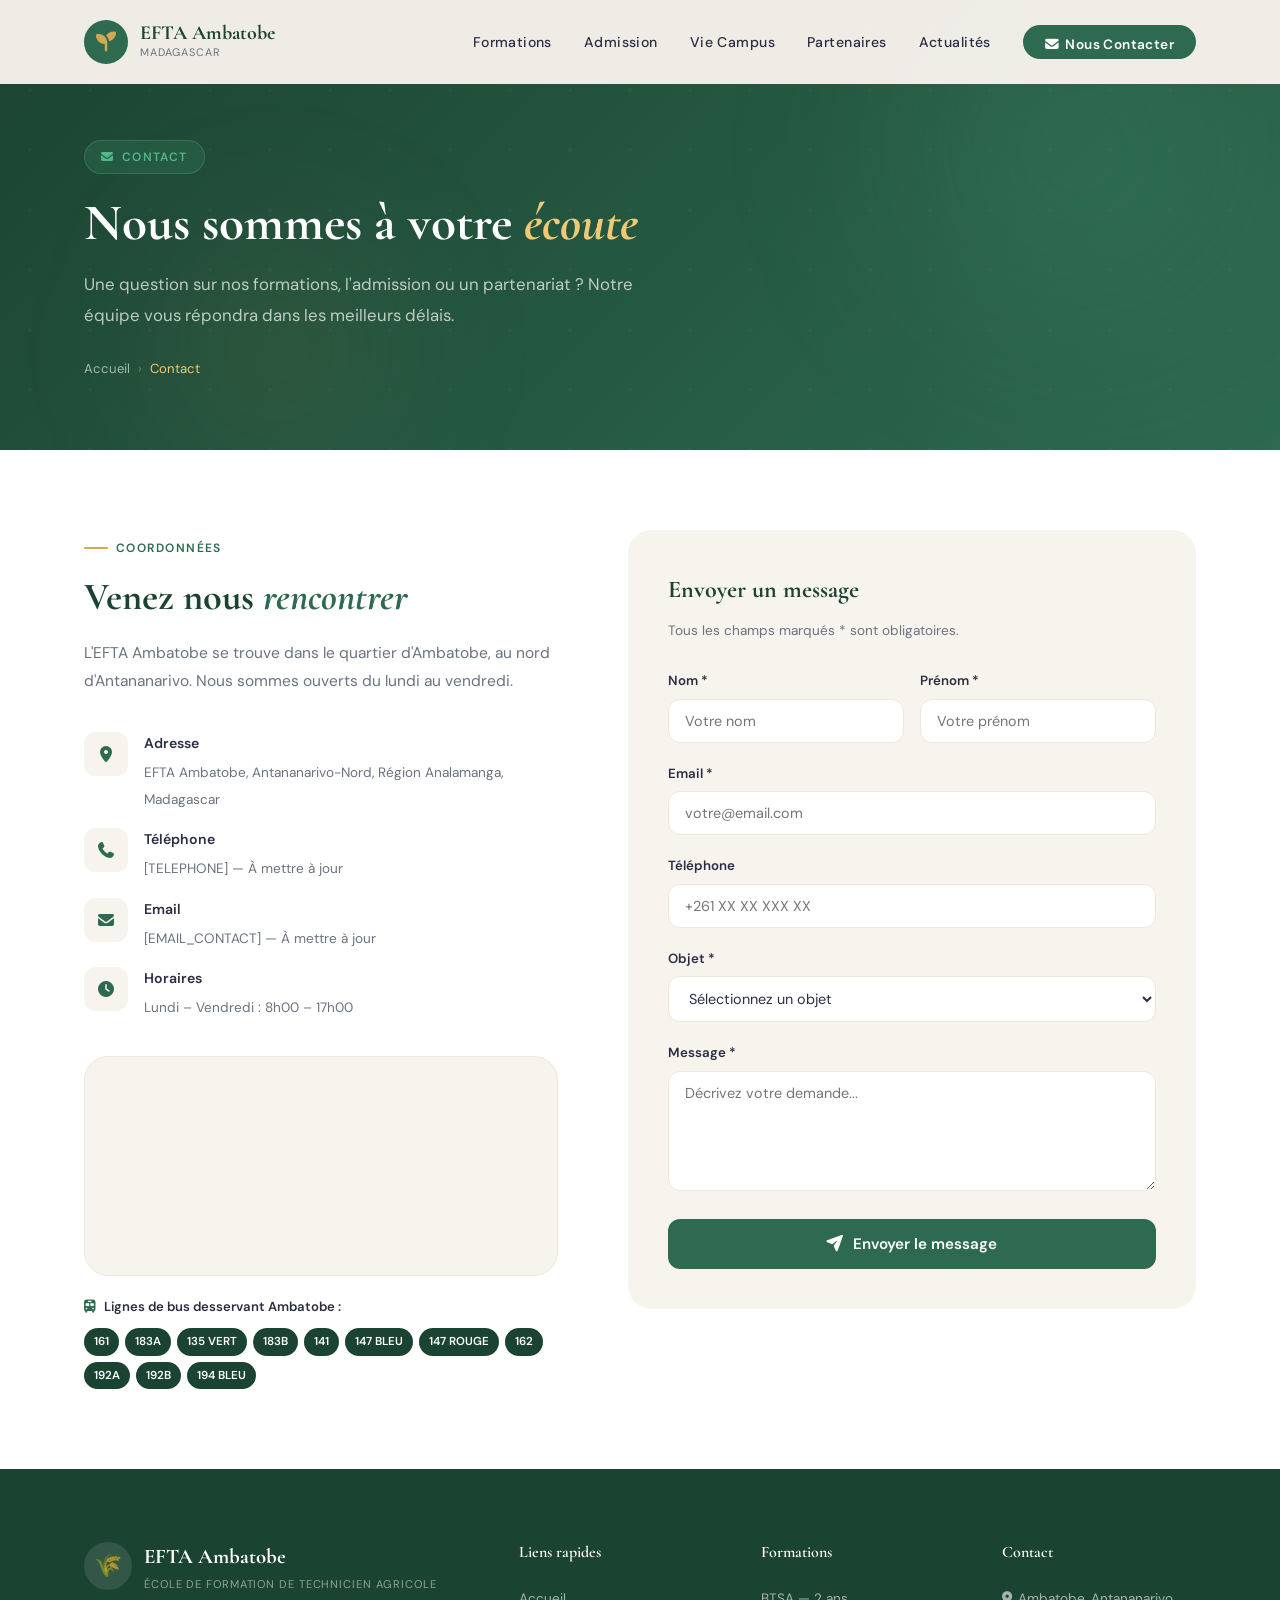
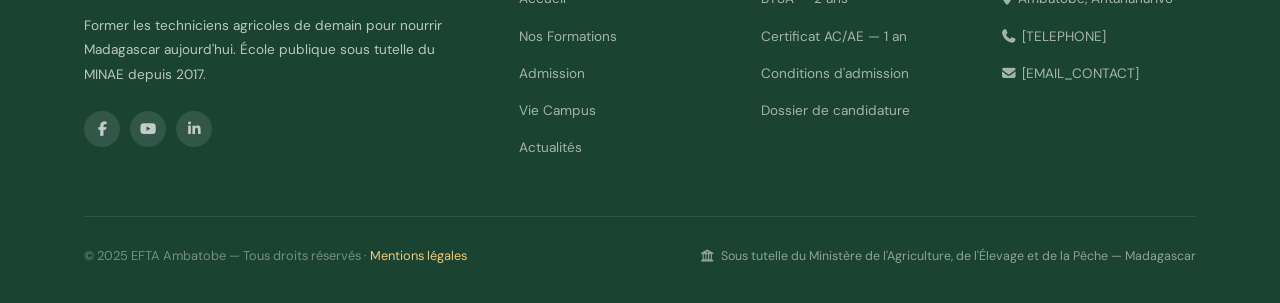
<file: contact.html>
<!DOCTYPE html>
<html lang="fr">
<head>
  <meta charset="UTF-8" />
  <meta name="viewport" content="width=device-width, initial-scale=1.0" />
  <title>Contact — EFTA Ambatobe</title>
  <meta name="description" content="Contactez l'EFTA Ambatobe : adresse, téléphone, email, horaires, carte et formulaire de contact." />
  <link rel="preconnect" href="https://fonts.googleapis.com" />
  <link rel="preconnect" href="https://fonts.gstatic.com" crossorigin />
  <link rel="preload" as="style" onload="this.rel='stylesheet'"
    href="https://fonts.googleapis.com/css2?family=Cormorant+Garamond:ital,wght@0,400;0,600;0,700;1,400;1,600&family=DM+Sans:wght@300;400;500;600&display=swap" />
  <link rel="stylesheet" href="./src/css/all.min.css" />
  <link rel="stylesheet" href="./src/css/global.css" />
  <link rel="stylesheet" href="./src/css/pages.css" />
</head>
<body>

  <div id="navbar-placeholder"></div>

  <section class="page-hero" aria-label="En-tête contact">
    <div class="page-hero-blob page-hero-blob-1"></div>
    <div class="page-hero-blob page-hero-blob-2"></div>
    <div class="container">
      <div class="page-hero-content">
        <div class="page-hero-label"><i class="fas fa-envelope"></i> Contact</div>
        <h1>Nous sommes à votre <em>écoute</em></h1>
        <p class="page-hero-desc">
          Une question sur nos formations, l'admission ou un partenariat ? Notre équipe vous répondra dans les meilleurs délais.
        </p>
        <div class="page-hero-breadcrumb">
          <a href="index.html">Accueil</a>
          <span class="breadcrumb-sep">›</span>
          <span>Contact</span>
        </div>
      </div>
    </div>
  </section>

  <section class="contact-section" aria-label="Informations de contact et formulaire">
    <div class="container">
      <div class="contact-grid">
        <!-- Info -->
        <div class="reveal">
          <div class="section-label">Coordonnées</div>
          <h2 class="section-title" style="font-size:clamp(1.8rem,3vw,2.4rem);">
            Venez nous <em>rencontrer</em>
          </h2>
          <p class="contact-desc">
            L'EFTA Ambatobe se trouve dans le quartier d'Ambatobe, au nord d'Antananarivo. Nous sommes ouverts du lundi au vendredi.
          </p>

          <div class="contact-details">
            <div class="contact-detail">
              <div class="contact-detail-icon"><i class="fas fa-map-marker-alt"></i></div>
              <div class="contact-detail-text">
                <strong>Adresse</strong>
                <span>EFTA Ambatobe, Antananarivo-Nord, Région Analamanga, Madagascar</span>
              </div>
            </div>
            <div class="contact-detail">
              <div class="contact-detail-icon"><i class="fas fa-phone"></i></div>
              <div class="contact-detail-text">
                <strong>Téléphone</strong>
                <span>[TELEPHONE] — À mettre à jour</span>
              </div>
            </div>
            <div class="contact-detail">
              <div class="contact-detail-icon"><i class="fas fa-envelope"></i></div>
              <div class="contact-detail-text">
                <strong>Email</strong>
                <span>[EMAIL_CONTACT] — À mettre à jour</span>
              </div>
            </div>
            <div class="contact-detail">
              <div class="contact-detail-icon"><i class="fas fa-clock"></i></div>
              <div class="contact-detail-text">
                <strong>Horaires</strong>
                <span>Lundi – Vendredi : 8h00 – 17h00</span>
              </div>
            </div>
          </div>

          <!-- Carte -->
          <div class="contact-map">
            <iframe
              src="https://www.google.com/maps/embed?pb=!1m18!1m12!1m3!1d3756.0!2d47.5412!3d-18.8792!2m3!1f0!2f0!3f0!3m2!1i1024!2i768!4f13.1!3m3!1m2!1s0x0%3A0x0!2zMTjCsDUyJzQ1LjEiUyA0N8KwMzInMjguMyJF!5e0!3m2!1sfr!2smg!4v1000000000000"
              allowfullscreen=""
              loading="lazy"
              title="Localisation EFTA Ambatobe"
              referrerpolicy="no-referrer-when-downgrade">
            </iframe>
          </div>

          <!-- Lignes de bus -->
          <div style="margin-top:16px;">
            <p style="font-size:0.82rem;font-weight:600;color:var(--anthracite);margin-bottom:10px;">
              <i class="fas fa-bus" style="color:var(--vert-foret);margin-right:6px;"></i>
              Lignes de bus desservant Ambatobe :
            </p>
            <div class="bus-lines">
              <span class="bus-pill">161</span>
              <span class="bus-pill">183A</span>
              <span class="bus-pill">135 VERT</span>
              <span class="bus-pill">183B</span>
              <span class="bus-pill">141</span>
              <span class="bus-pill">147 BLEU</span>
              <span class="bus-pill">147 ROUGE</span>
              <span class="bus-pill">162</span>
              <span class="bus-pill">192A</span>
              <span class="bus-pill">192B</span>
              <span class="bus-pill">194 BLEU</span>
            </div>
          </div>
        </div>

        <!-- Formulaire -->
        <div class="reveal reveal-delay-2">
          <div class="contact-form-wrapper">
            <h3 class="form-title">Envoyer un message</h3>
            <p class="form-sub">Tous les champs marqués * sont obligatoires.</p>
            <form id="contactForm" action="mailto:[EMAIL_CONTACT]" method="post" enctype="text/plain" novalidate>
              <div class="form-row">
                <div class="form-group">
                  <label for="nom">Nom *</label>
                  <input type="text" id="nom" name="nom" placeholder="Votre nom" required aria-required="true" />
                </div>
                <div class="form-group">
                  <label for="prenom">Prénom *</label>
                  <input type="text" id="prenom" name="prenom" placeholder="Votre prénom" required aria-required="true" />
                </div>
              </div>
              <div class="form-group">
                <label for="email">Email *</label>
                <input type="email" id="email" name="email" placeholder="votre@email.com" required aria-required="true" />
              </div>
              <div class="form-group">
                <label for="telephone">Téléphone</label>
                <input type="tel" id="telephone" name="telephone" placeholder="+261 XX XX XXX XX" />
              </div>
              <div class="form-group">
                <label for="sujet">Objet *</label>
                <select id="sujet" name="sujet" required aria-required="true">
                  <option value="">Sélectionnez un objet</option>
                  <option value="admission">Informations Admission</option>
                  <option value="formations">Renseignements sur les Formations</option>
                  <option value="partenariat">Proposition de Partenariat</option>
                  <option value="diplome">Validation de Diplôme</option>
                  <option value="autre">Autre demande</option>
                </select>
              </div>
              <div class="form-group">
                <label for="message">Message *</label>
                <textarea id="message" name="message" placeholder="Décrivez votre demande..." required aria-required="true"></textarea>
              </div>
              <button type="submit" class="btn-submit">
                <i class="fas fa-paper-plane"></i>
                Envoyer le message
              </button>
              <div class="form-success" id="formSuccess">
                <i class="fas fa-check-circle" style="color:var(--vert-foret);margin-right:8px;"></i>
                Message envoyé avec succès ! Nous vous répondrons bientôt.
              </div>
            </form>
          </div>
        </div>
      </div>
    </div>
  </section>

  <div id="footer-placeholder"></div>
  <script src="./src/js/main.js" defer></script>
</body>
</html>
</file>
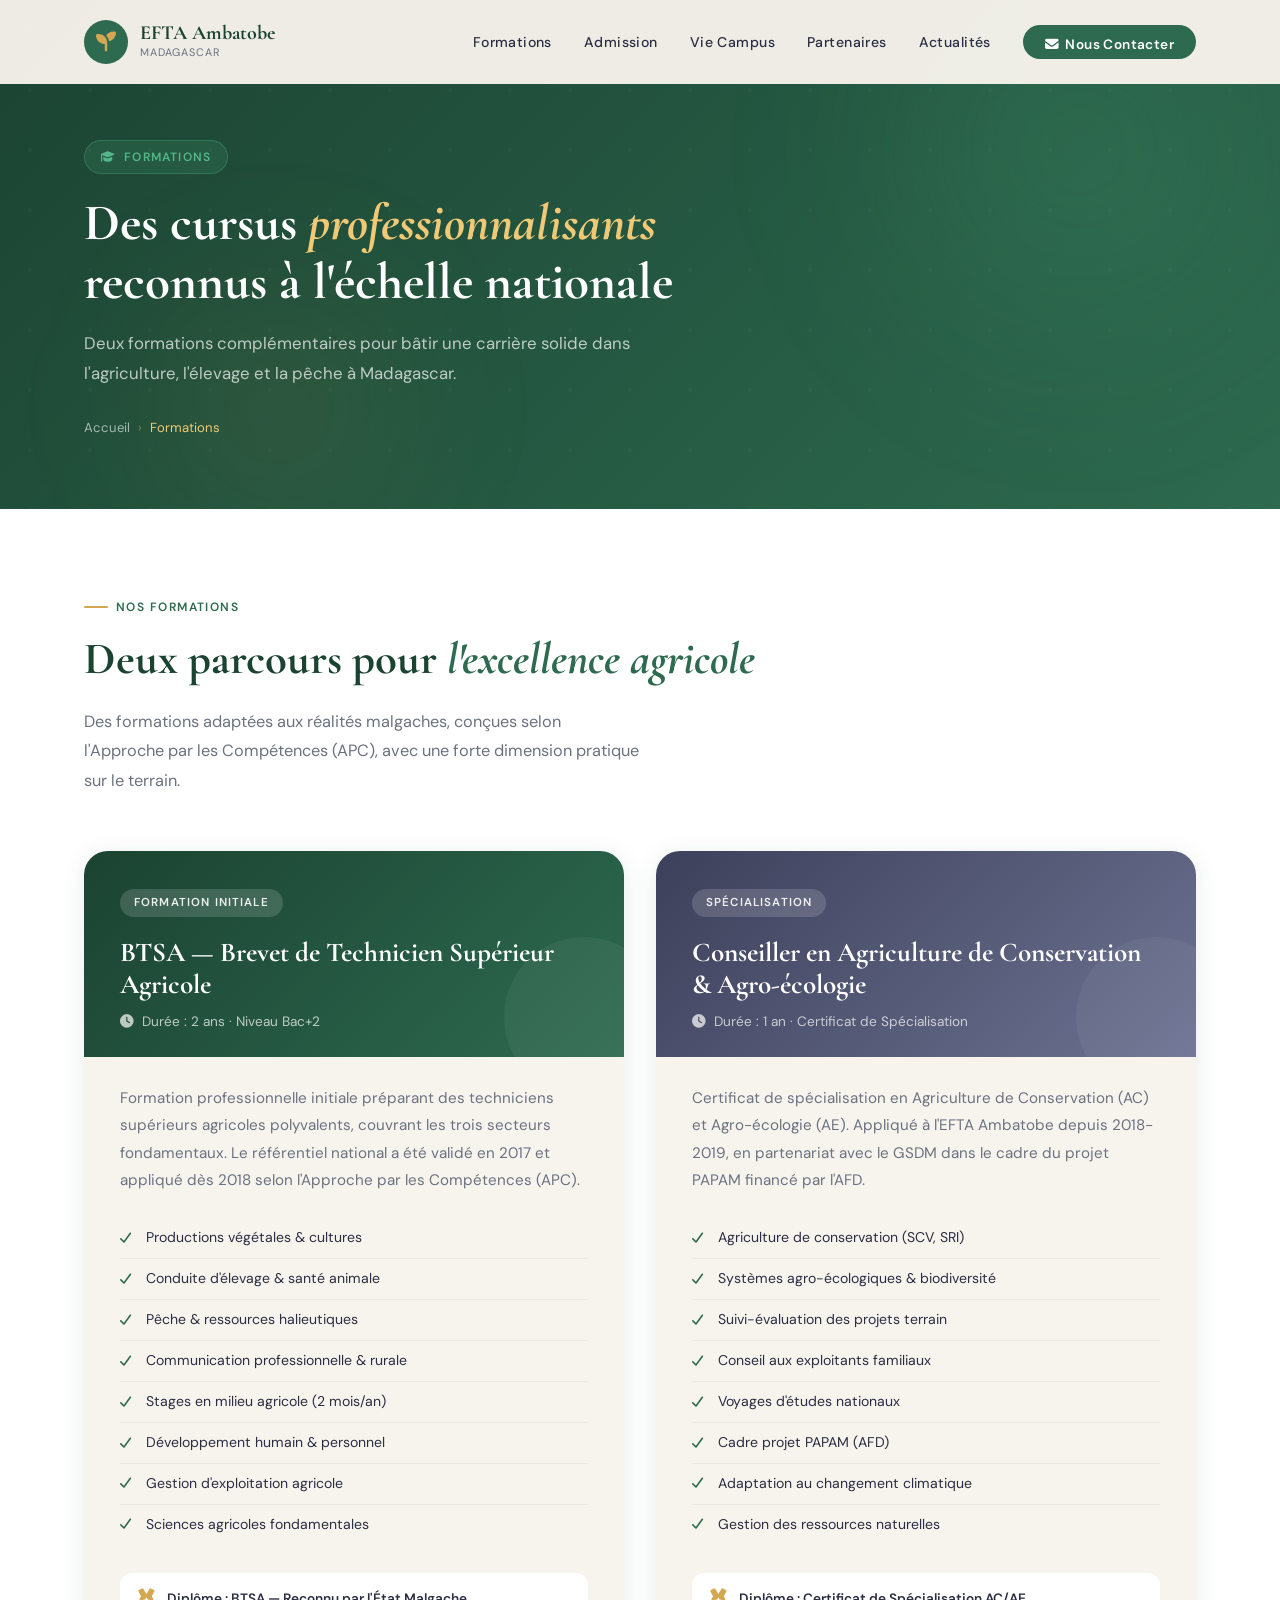
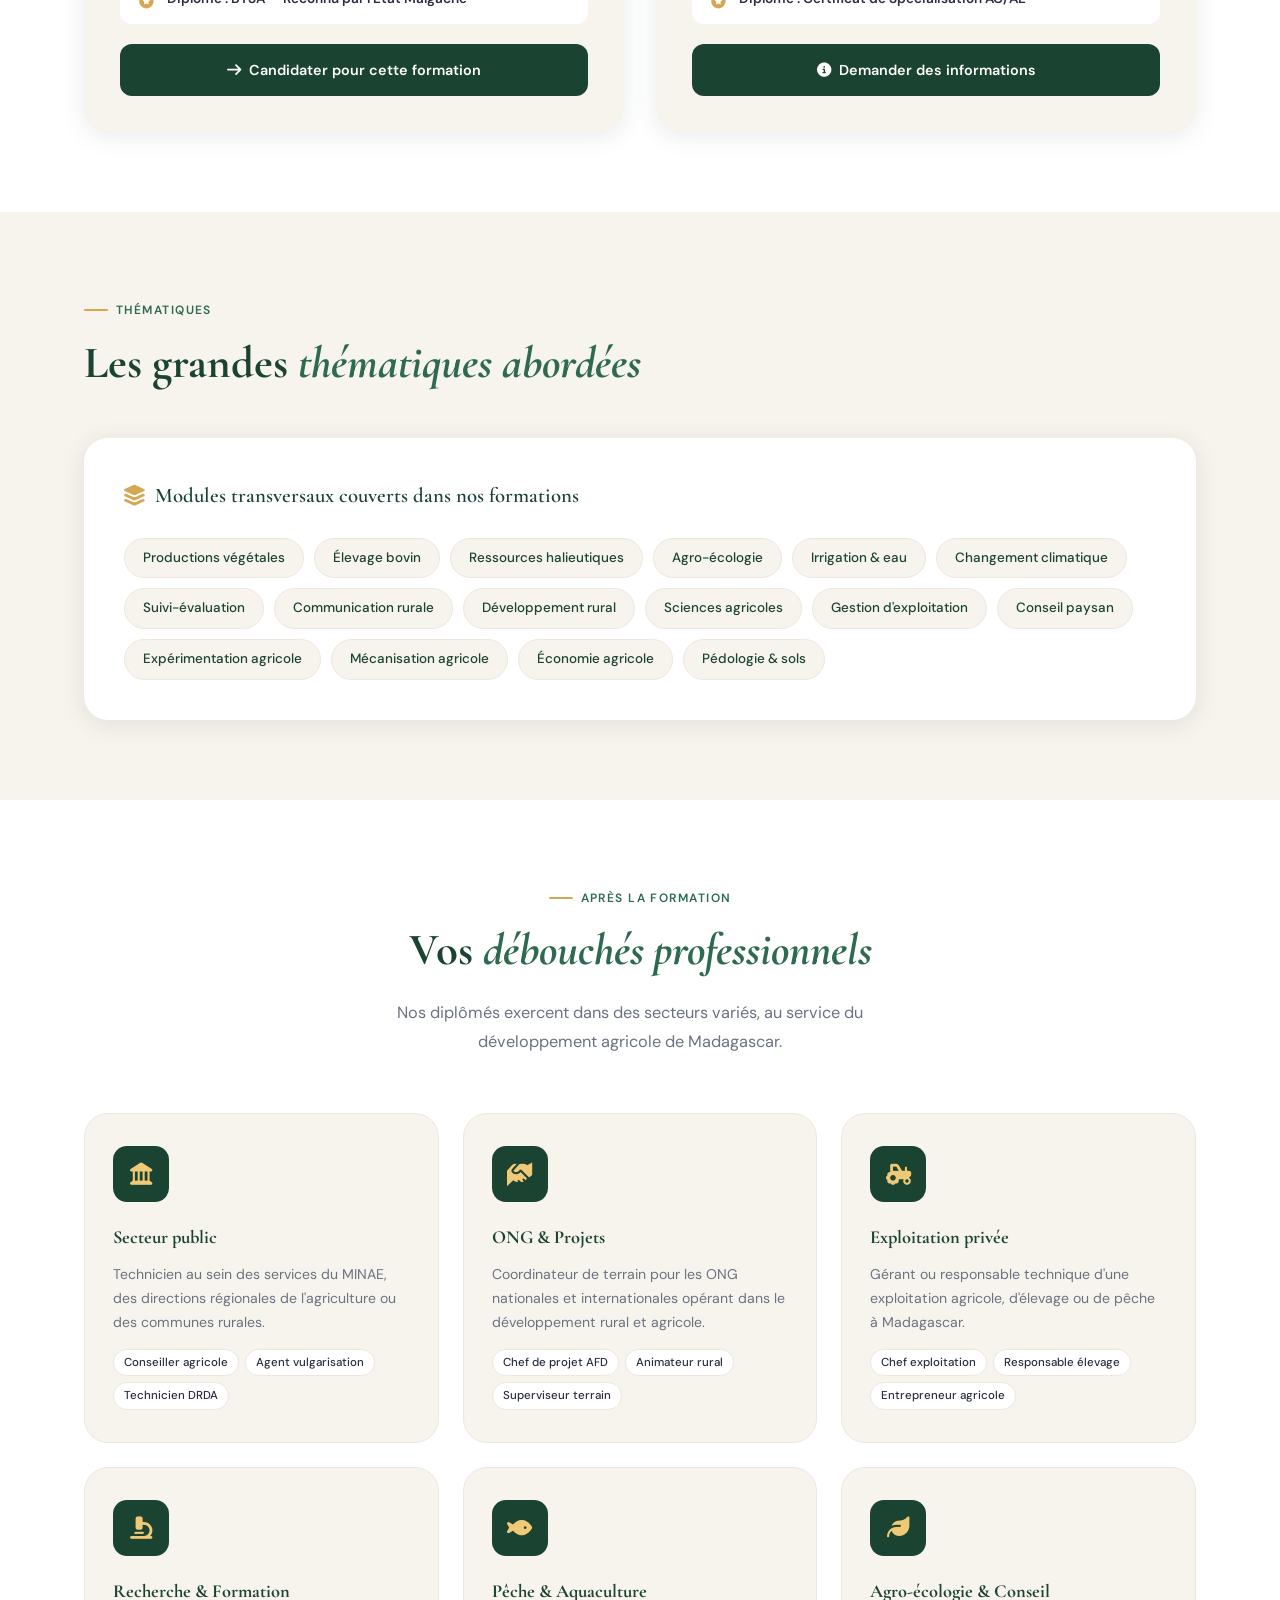
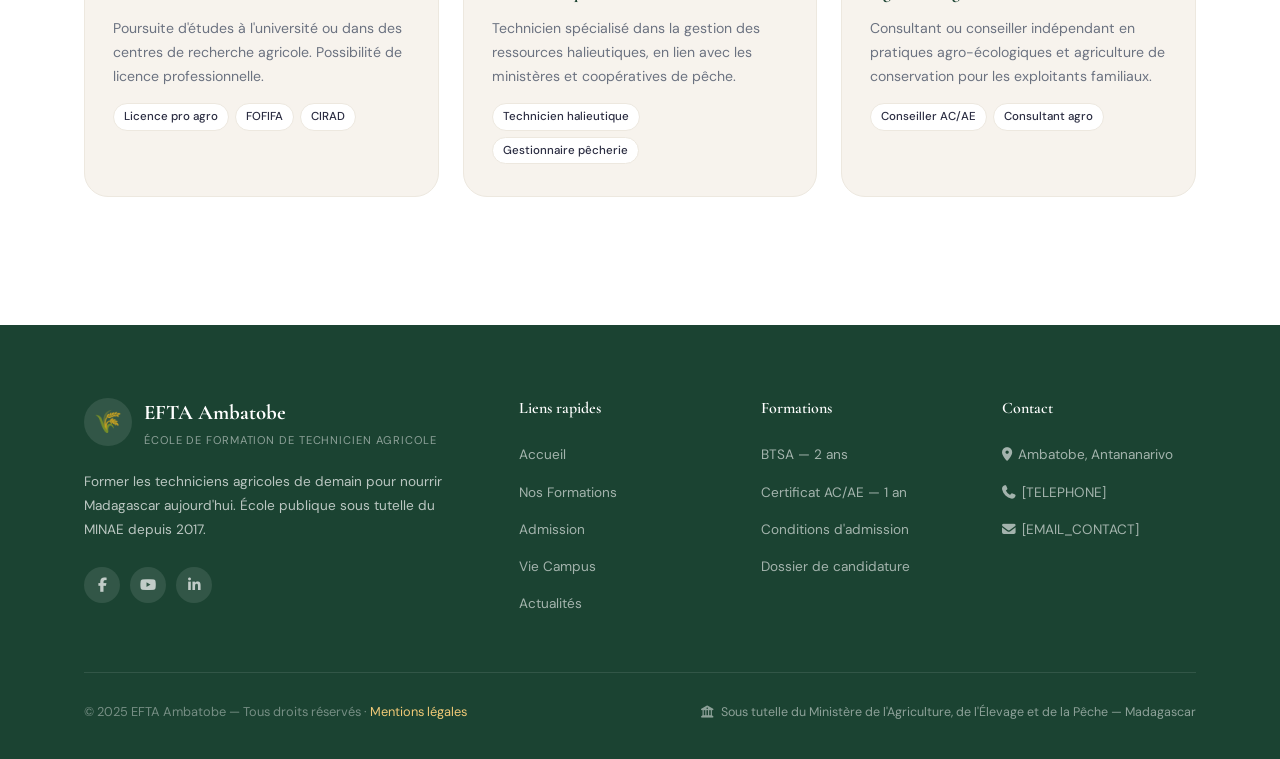
<file: formations.html>
<!DOCTYPE html>
<html lang="fr">
<head>
  <meta charset="UTF-8" />
  <meta name="viewport" content="width=device-width, initial-scale=1.0" />
  <title>Formations — EFTA Ambatobe</title>
  <meta name="description" content="Découvrez le BTSA (2 ans) et le Certificat AC/AE (1 an) de l'EFTA Ambatobe. Formations reconnues nationalement, approche par compétences." />
  <link rel="preconnect" href="https://fonts.googleapis.com" />
  <link rel="preconnect" href="https://fonts.gstatic.com" crossorigin />
  <link rel="preload" as="style" onload="this.rel='stylesheet'"
    href="https://fonts.googleapis.com/css2?family=Cormorant+Garamond:ital,wght@0,400;0,600;0,700;1,400;1,600&family=DM+Sans:wght@300;400;500;600&display=swap" />
  <link rel="stylesheet" href="./src/css/all.min.css" />
  <link rel="stylesheet" href="./src/css/global.css" />
  <link rel="stylesheet" href="./src/css/formations.css" />
</head>
<body>

  <div id="navbar-placeholder"></div>

  <!-- ===== PAGE HERO ===== -->
  <section class="page-hero" aria-label="En-tête formations">
    <div class="page-hero-blob page-hero-blob-1"></div>
    <div class="page-hero-blob page-hero-blob-2"></div>
    <div class="container">
      <div class="page-hero-content">
        <div class="page-hero-label"><i class="fas fa-graduation-cap"></i> Formations</div>
        <h1>Des cursus <em>professionnalisants</em><br>reconnus à l'échelle nationale</h1>
        <p class="page-hero-desc">
          Deux formations complémentaires pour bâtir une carrière solide dans l'agriculture, l'élevage et la pêche à Madagascar.
        </p>
        <div class="page-hero-breadcrumb">
          <a href="index.html">Accueil</a>
          <span class="breadcrumb-sep">›</span>
          <span>Formations</span>
        </div>
      </div>
    </div>
  </section>

  <!-- ===== FORMATIONS DÉTAIL ===== -->
  <section id="btsa" class="formations-intro" aria-label="Nos formations en détail">
    <div class="container">
      <div class="section-label reveal">Nos Formations</div>
      <h2 class="section-title reveal reveal-delay-1">
        Deux parcours pour <em>l'excellence agricole</em>
      </h2>
      <p class="section-desc reveal reveal-delay-2">
        Des formations adaptées aux réalités malgaches, conçues selon l'Approche par les Compétences (APC), avec une forte dimension pratique sur le terrain.
      </p>

      <div class="formations-intro-grid" style="margin-top:56px;">
        <!-- BTSA -->
        <div class="formation-card reveal" id="btsa-card">
          <div class="formation-card-top">
            <div class="formation-tag">Formation Initiale</div>
            <div class="formation-card-name">BTSA — Brevet de Technicien Supérieur Agricole</div>
            <div class="formation-card-duration"><i class="fas fa-clock"></i> Durée : 2 ans · Niveau Bac+2</div>
          </div>
          <div class="formation-card-body">
            <p class="formation-card-desc">
              Formation professionnelle initiale préparant des techniciens supérieurs agricoles polyvalents, couvrant les trois secteurs fondamentaux. Le référentiel national a été validé en 2017 et appliqué dès 2018 selon l'Approche par les Compétences (APC).
            </p>
            <ul class="formation-modules">
              <li><i class="fas fa-check"></i> Productions végétales & cultures</li>
              <li><i class="fas fa-check"></i> Conduite d'élevage & santé animale</li>
              <li><i class="fas fa-check"></i> Pêche & ressources halieutiques</li>
              <li><i class="fas fa-check"></i> Communication professionnelle & rurale</li>
              <li><i class="fas fa-check"></i> Stages en milieu agricole (2 mois/an)</li>
              <li><i class="fas fa-check"></i> Développement humain & personnel</li>
              <li><i class="fas fa-check"></i> Gestion d'exploitation agricole</li>
              <li><i class="fas fa-check"></i> Sciences agricoles fondamentales</li>
            </ul>
            <div class="formation-diploma">
              <i class="fas fa-medal"></i>
              <span>Diplôme : BTSA — Reconnu par l'État Malgache</span>
            </div>
            <a href="admission.html" class="btn-formation">
              <i class="fas fa-arrow-right"></i>
              Candidater pour cette formation
            </a>
          </div>
        </div>

        <!-- AC/AE -->
        <div class="formation-card reveal reveal-delay-2" id="acae">
          <div class="formation-card-top">
            <div class="formation-tag">Spécialisation</div>
            <div class="formation-card-name">Conseiller en Agriculture de Conservation & Agro-écologie</div>
            <div class="formation-card-duration"><i class="fas fa-clock"></i> Durée : 1 an · Certificat de Spécialisation</div>
          </div>
          <div class="formation-card-body">
            <p class="formation-card-desc">
              Certificat de spécialisation en Agriculture de Conservation (AC) et Agro-écologie (AE). Appliqué à l'EFTA Ambatobe depuis 2018-2019, en partenariat avec le GSDM dans le cadre du projet PAPAM financé par l'AFD.
            </p>
            <ul class="formation-modules">
              <li><i class="fas fa-check"></i> Agriculture de conservation (SCV, SRI)</li>
              <li><i class="fas fa-check"></i> Systèmes agro-écologiques & biodiversité</li>
              <li><i class="fas fa-check"></i> Suivi-évaluation des projets terrain</li>
              <li><i class="fas fa-check"></i> Conseil aux exploitants familiaux</li>
              <li><i class="fas fa-check"></i> Voyages d'études nationaux</li>
              <li><i class="fas fa-check"></i> Cadre projet PAPAM (AFD)</li>
              <li><i class="fas fa-check"></i> Adaptation au changement climatique</li>
              <li><i class="fas fa-check"></i> Gestion des ressources naturelles</li>
            </ul>
            <div class="formation-diploma">
              <i class="fas fa-medal"></i>
              <span>Diplôme : Certificat de Spécialisation AC/AE</span>
            </div>
            <a href="contact.html" class="btn-formation">
              <i class="fas fa-info-circle"></i>
              Demander des informations
            </a>
          </div>
        </div>
      </div>
    </div>
  </section>

  <!-- ===== MODULES THÉMATIQUES ===== -->
  <section class="modules-section" aria-label="Modules thématiques">
    <div class="container">
      <div class="section-label reveal">Thématiques</div>
      <h2 class="section-title reveal reveal-delay-1">
        Les grandes <em>thématiques abordées</em>
      </h2>
      <div class="modules-band reveal reveal-delay-2">
        <div class="modules-band-title">
          <i class="fas fa-layer-group"></i>
          Modules transversaux couverts dans nos formations
        </div>
        <div class="modules-tags">
          <span class="module-tag">Productions végétales</span>
          <span class="module-tag">Élevage bovin</span>
          <span class="module-tag">Ressources halieutiques</span>
          <span class="module-tag">Agro-écologie</span>
          <span class="module-tag">Irrigation & eau</span>
          <span class="module-tag">Changement climatique</span>
          <span class="module-tag">Suivi-évaluation</span>
          <span class="module-tag">Communication rurale</span>
          <span class="module-tag">Développement rural</span>
          <span class="module-tag">Sciences agricoles</span>
          <span class="module-tag">Gestion d'exploitation</span>
          <span class="module-tag">Conseil paysan</span>
          <span class="module-tag">Expérimentation agricole</span>
          <span class="module-tag">Mécanisation agricole</span>
          <span class="module-tag">Économie agricole</span>
          <span class="module-tag">Pédologie & sols</span>
        </div>
      </div>
    </div>
  </section>

  <!-- ===== DÉBOUCHÉS ===== -->
  <section class="debouches-section" aria-label="Débouchés professionnels">
    <div class="container">
      <div class="debouches-header">
        <div class="section-label reveal">Après la formation</div>
        <h2 class="section-title reveal reveal-delay-1">
          Vos <em>débouchés professionnels</em>
        </h2>
        <p class="section-desc reveal reveal-delay-2">
          Nos diplômés exercent dans des secteurs variés, au service du développement agricole de Madagascar.
        </p>
      </div>

      <div class="debouches-grid">
        <div class="debouche-card reveal">
          <div class="debouche-icon"><i class="fas fa-landmark"></i></div>
          <div class="debouche-title">Secteur public</div>
          <p class="debouche-desc">Technicien au sein des services du MINAE, des directions régionales de l'agriculture ou des communes rurales.</p>
          <div class="debouche-examples">
            <span class="debouche-pill">Conseiller agricole</span>
            <span class="debouche-pill">Agent vulgarisation</span>
            <span class="debouche-pill">Technicien DRDA</span>
          </div>
        </div>

        <div class="debouche-card reveal reveal-delay-1">
          <div class="debouche-icon"><i class="fas fa-hands-helping"></i></div>
          <div class="debouche-title">ONG & Projets</div>
          <p class="debouche-desc">Coordinateur de terrain pour les ONG nationales et internationales opérant dans le développement rural et agricole.</p>
          <div class="debouche-examples">
            <span class="debouche-pill">Chef de projet AFD</span>
            <span class="debouche-pill">Animateur rural</span>
            <span class="debouche-pill">Superviseur terrain</span>
          </div>
        </div>

        <div class="debouche-card reveal reveal-delay-2">
          <div class="debouche-icon"><i class="fas fa-tractor"></i></div>
          <div class="debouche-title">Exploitation privée</div>
          <p class="debouche-desc">Gérant ou responsable technique d'une exploitation agricole, d'élevage ou de pêche à Madagascar.</p>
          <div class="debouche-examples">
            <span class="debouche-pill">Chef exploitation</span>
            <span class="debouche-pill">Responsable élevage</span>
            <span class="debouche-pill">Entrepreneur agricole</span>
          </div>
        </div>

        <div class="debouche-card reveal">
          <div class="debouche-icon"><i class="fas fa-microscope"></i></div>
          <div class="debouche-title">Recherche & Formation</div>
          <p class="debouche-desc">Poursuite d'études à l'université ou dans des centres de recherche agricole. Possibilité de licence professionnelle.</p>
          <div class="debouche-examples">
            <span class="debouche-pill">Licence pro agro</span>
            <span class="debouche-pill">FOFIFA</span>
            <span class="debouche-pill">CIRAD</span>
          </div>
        </div>

        <div class="debouche-card reveal reveal-delay-1">
          <div class="debouche-icon"><i class="fas fa-fish"></i></div>
          <div class="debouche-title">Pêche & Aquaculture</div>
          <p class="debouche-desc">Technicien spécialisé dans la gestion des ressources halieutiques, en lien avec les ministères et coopératives de pêche.</p>
          <div class="debouche-examples">
            <span class="debouche-pill">Technicien halieutique</span>
            <span class="debouche-pill">Gestionnaire pêcherie</span>
          </div>
        </div>

        <div class="debouche-card reveal reveal-delay-2">
          <div class="debouche-icon"><i class="fas fa-leaf"></i></div>
          <div class="debouche-title">Agro-écologie & Conseil</div>
          <p class="debouche-desc">Consultant ou conseiller indépendant en pratiques agro-écologiques et agriculture de conservation pour les exploitants familiaux.</p>
          <div class="debouche-examples">
            <span class="debouche-pill">Conseiller AC/AE</span>
            <span class="debouche-pill">Consultant agro</span>
          </div>
        </div>
      </div>
    </div>
  </section>

  <div id="footer-placeholder"></div>
  <script src="./src/js/main.js" defer></script>
</body>
</html>
</file>
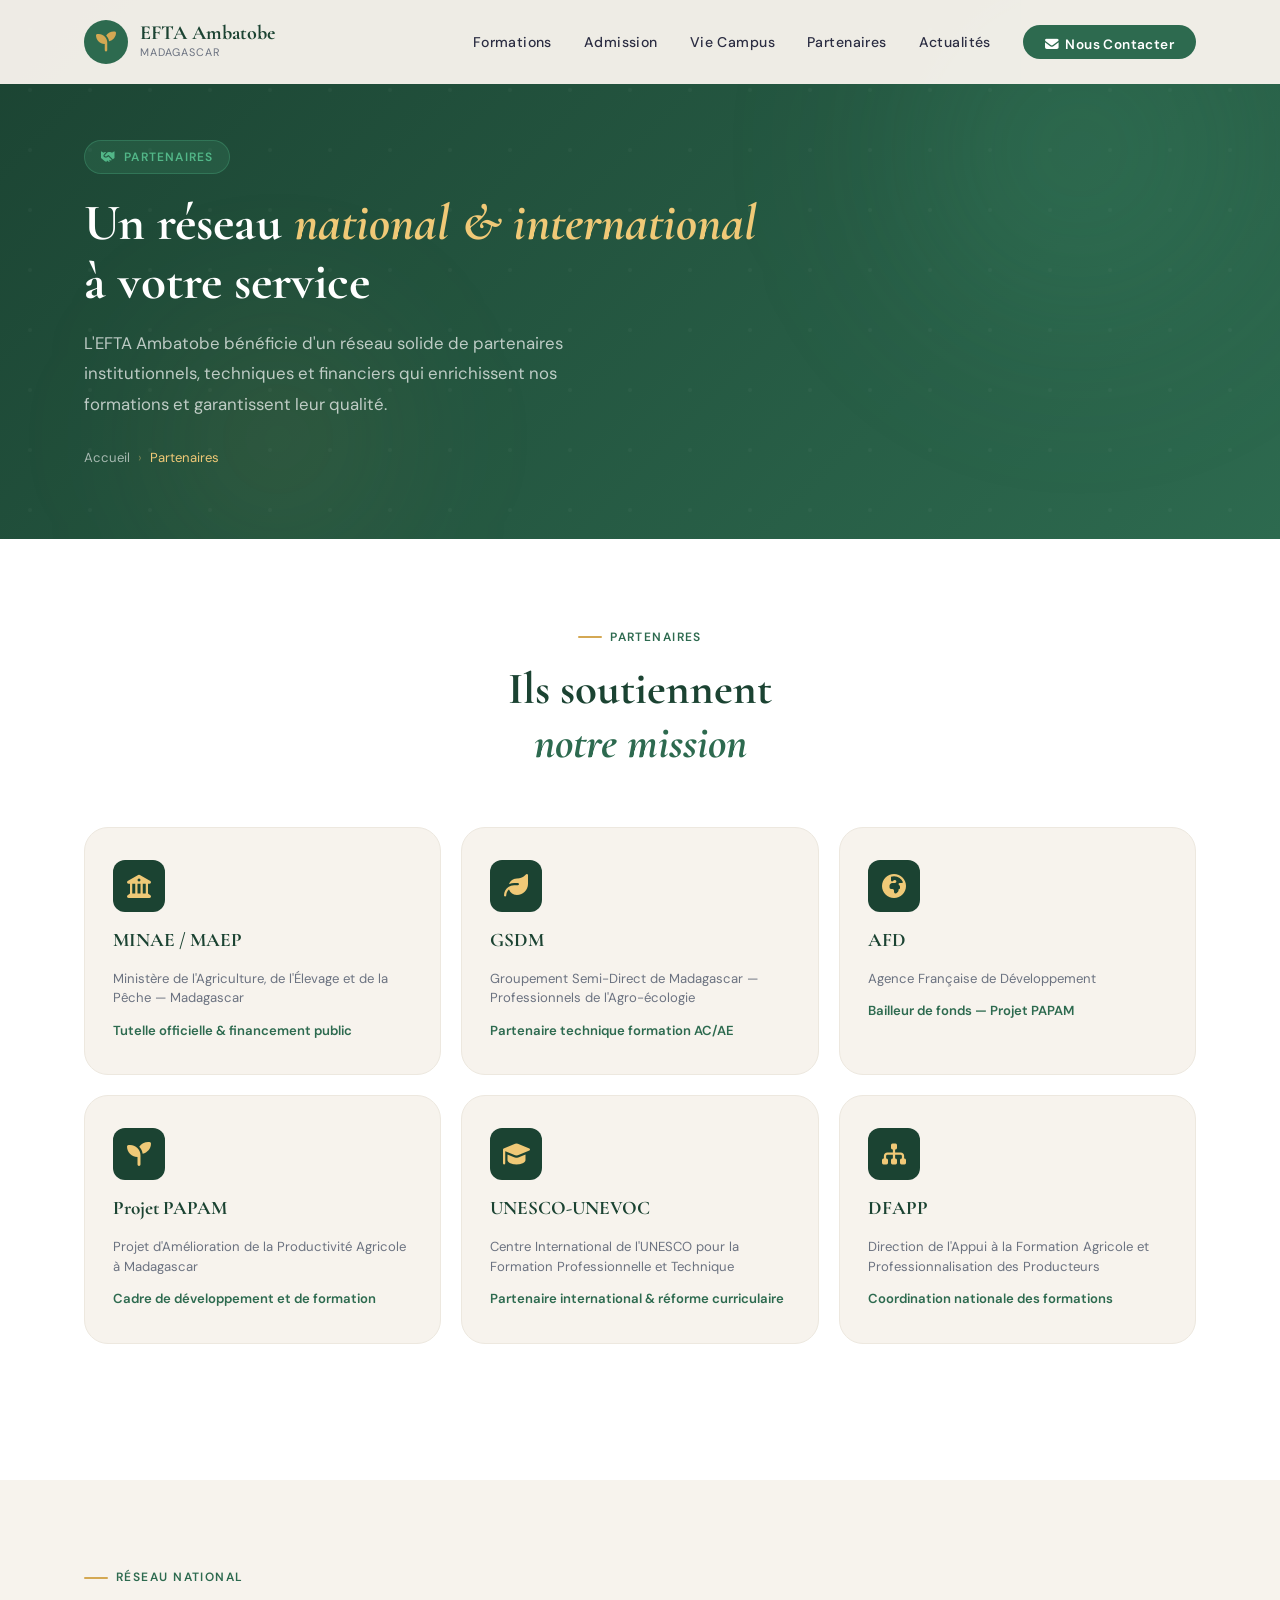
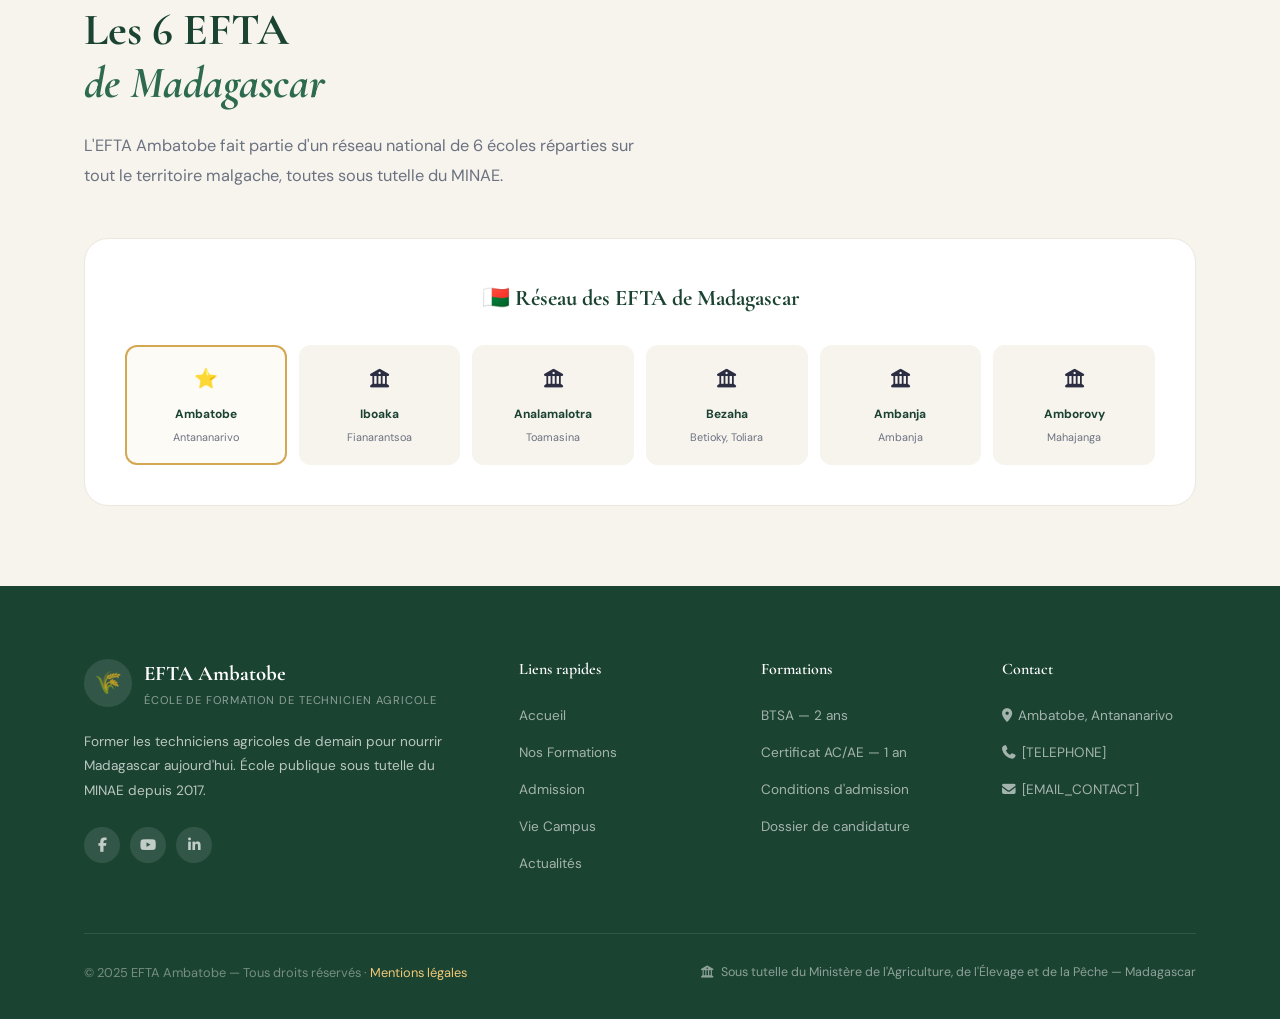
<file: partenaires.html>
<!DOCTYPE html>
<html lang="fr">
<head>
  <meta charset="UTF-8" />
  <meta name="viewport" content="width=device-width, initial-scale=1.0" />
  <title>Partenaires — EFTA Ambatobe</title>
  <meta name="description" content="Les partenaires institutionnels, techniques et financiers de l'EFTA Ambatobe : MINAE, GSDM, AFD, UNESCO-UNEVOC, PAPAM, DFAPP." />
  <link rel="preconnect" href="https://fonts.googleapis.com" />
  <link rel="preconnect" href="https://fonts.gstatic.com" crossorigin />
  <link rel="preload" as="style" onload="this.rel='stylesheet'"
    href="https://fonts.googleapis.com/css2?family=Cormorant+Garamond:ital,wght@0,400;0,600;0,700;1,400;1,600&family=DM+Sans:wght@300;400;500;600&display=swap" />
  <link rel="stylesheet" href="./src/css/all.min.css" />
  <link rel="stylesheet" href="./src/css/global.css" />
  <style>
    /* Partenaires inline styles */
    .partenaires-section { background: var(--blanc); padding: 80px 0; }
    .partenaires-header { text-align: center; max-width: 580px; margin: 0 auto 56px; }
    .partenaires-grid {
      display: grid;
      grid-template-columns: repeat(3, 1fr);
      gap: 20px;
      margin-bottom: 56px;
    }
    .partenaire-card {
      background: var(--creme);
      border-radius: var(--radius-lg);
      padding: 32px 28px;
      border: 1px solid var(--creme-fonce);
      transition: border-color var(--transition), transform var(--transition), box-shadow var(--transition);
      display: flex;
      flex-direction: column;
      gap: 12px;
    }
    .partenaire-card:hover {
      border-color: var(--vert-clair);
      transform: translateY(-4px);
      box-shadow: var(--ombre-douce);
    }
    .partenaire-emblem {
      width: 52px; height: 52px;
      background: var(--vert-profond);
      border-radius: 12px;
      display: flex;
      align-items: center;
      justify-content: center;
      font-size: 1.5rem;
      color: var(--or-clair);
    }
    .partenaire-name {
      font-family: var(--font-titre);
      font-size: 1.2rem;
      font-weight: 700;
      color: var(--vert-profond);
    }
    .partenaire-full {
      font-size: 0.82rem;
      color: var(--gris-moyen);
      line-height: 1.5;
    }
    .partenaire-role {
      font-size: 0.82rem;
      color: var(--vert-foret);
      font-weight: 600;
    }
    .reseau-section { background: var(--creme); padding: 80px 0; }
    .reseau-band {
      background: var(--blanc);
      border-radius: var(--radius-lg);
      padding: 40px;
      border: 1px solid var(--creme-fonce);
      margin-top: 48px;
    }
    .reseau-title {
      font-family: var(--font-titre);
      font-size: 1.4rem;
      font-weight: 700;
      color: var(--vert-profond);
      margin-bottom: 28px;
      text-align: center;
    }
    .reseau-grid {
      display: grid;
      grid-template-columns: repeat(6, 1fr);
      gap: 12px;
    }
    .reseau-item {
      background: var(--creme);
      border-radius: var(--radius);
      padding: 16px 12px;
      text-align: center;
      border: 2px solid transparent;
      transition: border-color var(--transition), transform var(--transition);
    }
    .reseau-item.active {
      border-color: var(--or);
      background: rgba(212,168,83,0.05);
    }
    .reseau-item:hover { transform: translateY(-3px); }
    .reseau-item-flag { font-size: 1.2rem; margin-bottom: 8px; }
    .reseau-item-name { font-size: 0.75rem; font-weight: 700; color: var(--vert-profond); margin-bottom: 4px; }
    .reseau-item-loc { font-size: 0.68rem; color: var(--gris-moyen); }
    @media (max-width: 1024px) {
      .partenaires-grid { grid-template-columns: repeat(2, 1fr); }
      .reseau-grid { grid-template-columns: repeat(3, 1fr); }
    }
    @media (max-width: 768px) {
      .partenaires-grid { grid-template-columns: 1fr; }
      .reseau-grid { grid-template-columns: repeat(2, 1fr); }
    }
  </style>
</head>
<body>

  <div id="navbar-placeholder"></div>

  <section class="page-hero" aria-label="En-tête partenaires">
    <div class="page-hero-blob page-hero-blob-1"></div>
    <div class="page-hero-blob page-hero-blob-2"></div>
    <div class="container">
      <div class="page-hero-content">
        <div class="page-hero-label"><i class="fas fa-handshake"></i> Partenaires</div>
        <h1>Un réseau <em>national & international</em><br>à votre service</h1>
        <p class="page-hero-desc">
          L'EFTA Ambatobe bénéficie d'un réseau solide de partenaires institutionnels, techniques et financiers qui enrichissent nos formations et garantissent leur qualité.
        </p>
        <div class="page-hero-breadcrumb">
          <a href="index.html">Accueil</a>
          <span class="breadcrumb-sep">›</span>
          <span>Partenaires</span>
        </div>
      </div>
    </div>
  </section>

  <section class="partenaires-section" aria-label="Nos partenaires">
    <div class="container">
      <div class="partenaires-header">
        <div class="section-label reveal">Partenaires</div>
        <h2 class="section-title reveal reveal-delay-1">
          Ils soutiennent<br><em>notre mission</em>
        </h2>
      </div>

      <div class="partenaires-grid">
        <div class="partenaire-card reveal">
          <div class="partenaire-emblem"><i class="fas fa-university"></i></div>
          <div class="partenaire-name">MINAE / MAEP</div>
          <div class="partenaire-full">Ministère de l'Agriculture, de l'Élevage et de la Pêche — Madagascar</div>
          <div class="partenaire-role">Tutelle officielle & financement public</div>
        </div>
        <div class="partenaire-card reveal reveal-delay-1">
          <div class="partenaire-emblem"><i class="fas fa-leaf"></i></div>
          <div class="partenaire-name">GSDM</div>
          <div class="partenaire-full">Groupement Semi-Direct de Madagascar — Professionnels de l'Agro-écologie</div>
          <div class="partenaire-role">Partenaire technique formation AC/AE</div>
        </div>
        <div class="partenaire-card reveal reveal-delay-2">
          <div class="partenaire-emblem"><i class="fas fa-globe-africa"></i></div>
          <div class="partenaire-name">AFD</div>
          <div class="partenaire-full">Agence Française de Développement</div>
          <div class="partenaire-role">Bailleur de fonds — Projet PAPAM</div>
        </div>
        <div class="partenaire-card reveal">
          <div class="partenaire-emblem"><i class="fas fa-seedling"></i></div>
          <div class="partenaire-name">Projet PAPAM</div>
          <div class="partenaire-full">Projet d'Amélioration de la Productivité Agricole à Madagascar</div>
          <div class="partenaire-role">Cadre de développement et de formation</div>
        </div>
        <div class="partenaire-card reveal reveal-delay-1">
          <div class="partenaire-emblem"><i class="fas fa-graduation-cap"></i></div>
          <div class="partenaire-name">UNESCO-UNEVOC</div>
          <div class="partenaire-full">Centre International de l'UNESCO pour la Formation Professionnelle et Technique</div>
          <div class="partenaire-role">Partenaire international & réforme curriculaire</div>
        </div>
        <div class="partenaire-card reveal reveal-delay-2">
          <div class="partenaire-emblem"><i class="fas fa-sitemap"></i></div>
          <div class="partenaire-name">DFAPP</div>
          <div class="partenaire-full">Direction de l'Appui à la Formation Agricole et Professionnalisation des Producteurs</div>
          <div class="partenaire-role">Coordination nationale des formations</div>
        </div>
      </div>
    </div>
  </section>

  <!-- Réseau EFTA -->
  <section class="reseau-section" aria-label="Réseau national EFTA">
    <div class="container">
      <div class="section-label reveal">Réseau National</div>
      <h2 class="section-title reveal reveal-delay-1">
        Les 6 EFTA<br><em>de Madagascar</em>
      </h2>
      <p class="section-desc reveal reveal-delay-2">
        L'EFTA Ambatobe fait partie d'un réseau national de 6 écoles réparties sur tout le territoire malgache, toutes sous tutelle du MINAE.
      </p>
      <div class="reseau-band reveal">
        <div class="reseau-title">🇲🇬 Réseau des EFTA de Madagascar</div>
        <div class="reseau-grid">
          <div class="reseau-item active">
            <div class="reseau-item-flag">⭐</div>
            <div class="reseau-item-name">Ambatobe</div>
            <div class="reseau-item-loc">Antananarivo</div>
          </div>
          <div class="reseau-item">
            <div class="reseau-item-flag"><i class="fas fa-university"></i></div>
            <div class="reseau-item-name">Iboaka</div>
            <div class="reseau-item-loc">Fianarantsoa</div>
          </div>
          <div class="reseau-item">
            <div class="reseau-item-flag"><i class="fas fa-university"></i></div>
            <div class="reseau-item-name">Analamalotra</div>
            <div class="reseau-item-loc">Toamasina</div>
          </div>
          <div class="reseau-item">
            <div class="reseau-item-flag"><i class="fas fa-university"></i></div>
            <div class="reseau-item-name">Bezaha</div>
            <div class="reseau-item-loc">Betioky, Toliara</div>
          </div>
          <div class="reseau-item">
            <div class="reseau-item-flag"><i class="fas fa-university"></i></div>
            <div class="reseau-item-name">Ambanja</div>
            <div class="reseau-item-loc">Ambanja</div>
          </div>
          <div class="reseau-item">
            <div class="reseau-item-flag"><i class="fas fa-university"></i></div>
            <div class="reseau-item-name">Amborovy</div>
            <div class="reseau-item-loc">Mahajanga</div>
          </div>
        </div>
      </div>
    </div>
  </section>

  <div id="footer-placeholder"></div>
  <script src="./src/js/main.js" defer></script>
</body>
</html>
</file>
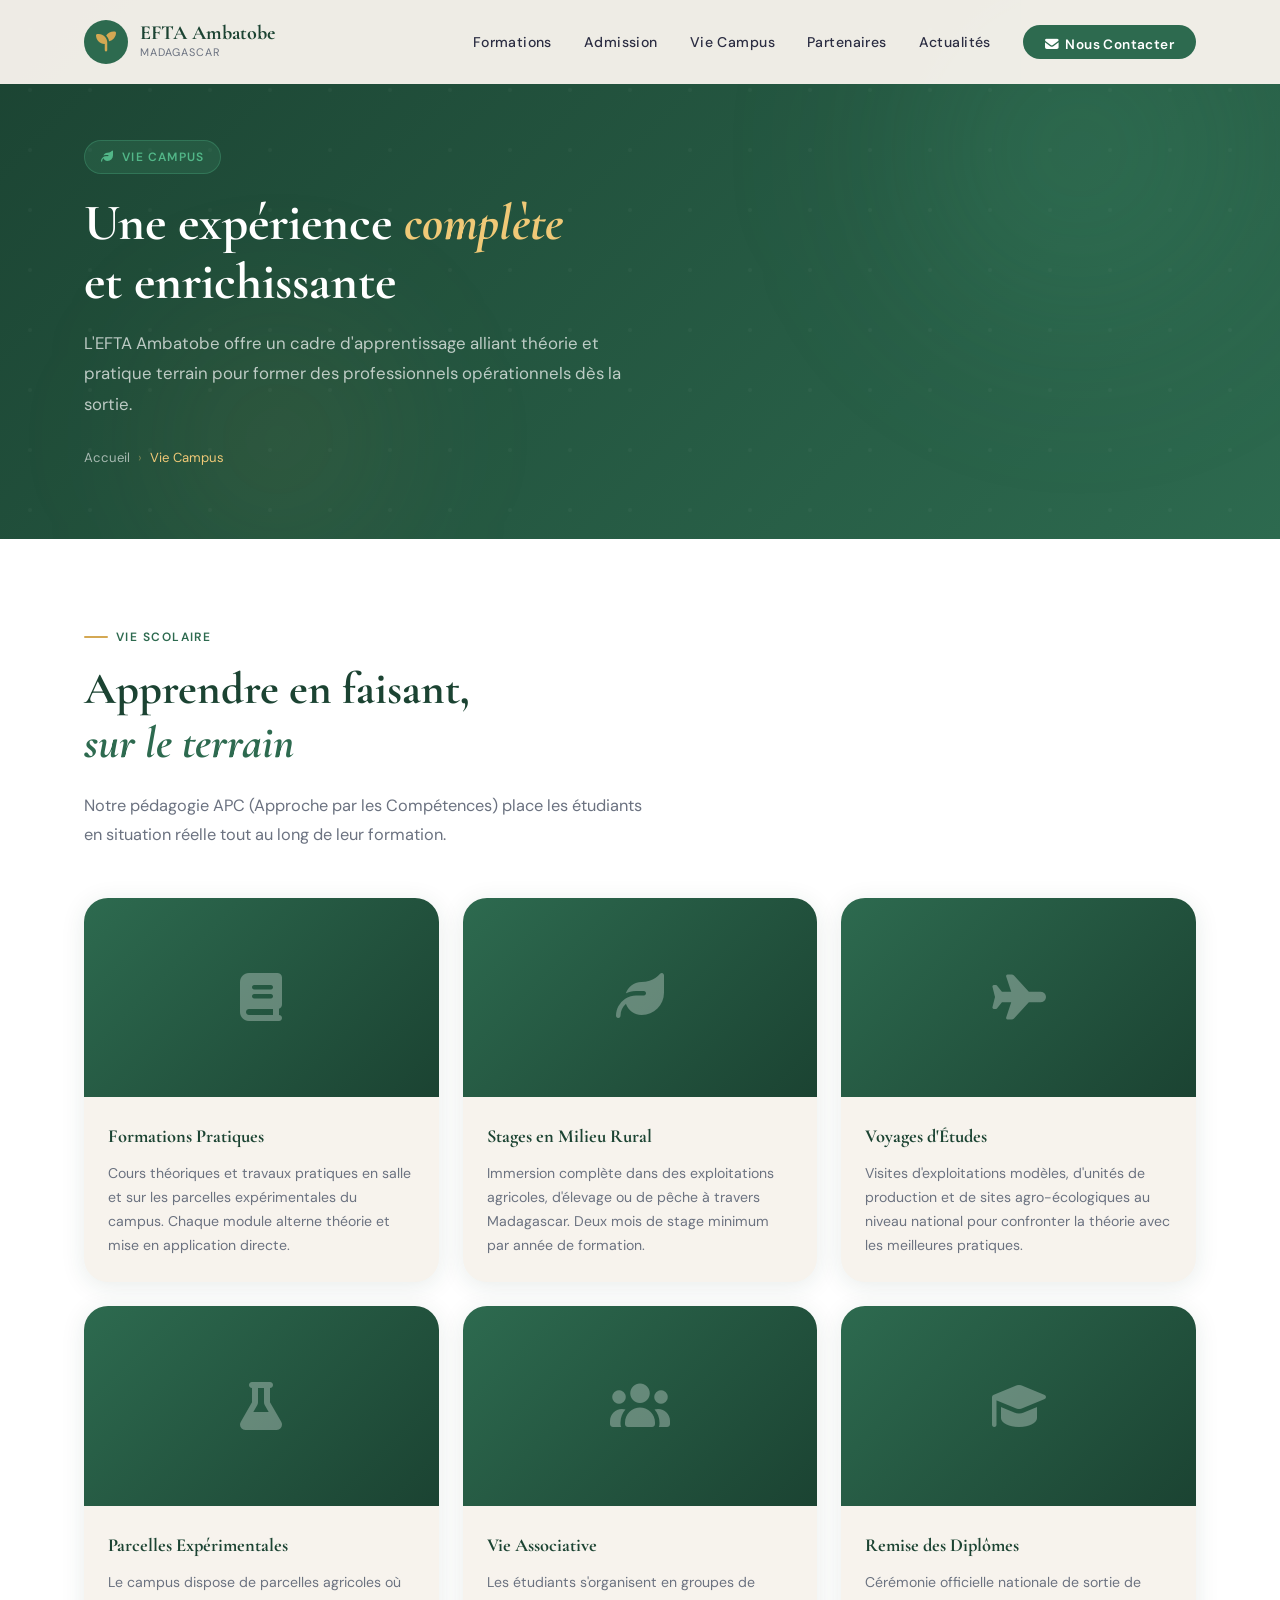
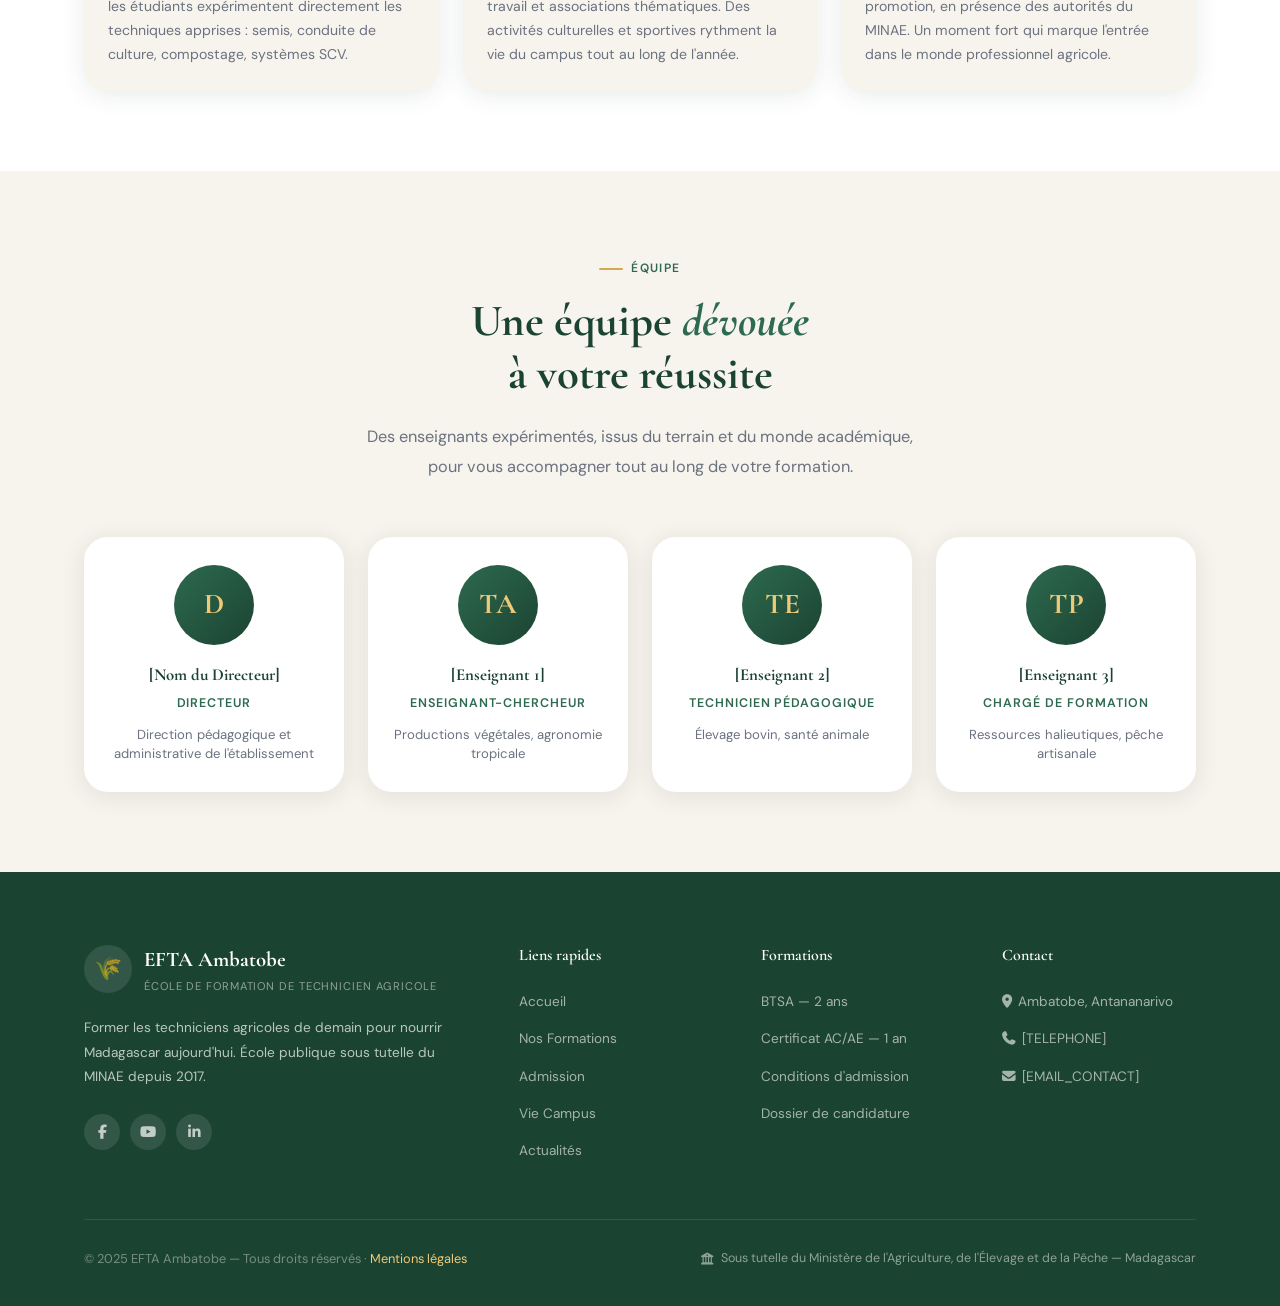
<file: vie-campus.html>
<!DOCTYPE html>
<html lang="fr">
<head>
  <meta charset="UTF-8" />
  <meta name="viewport" content="width=device-width, initial-scale=1.0" />
  <title>Vie Campus — EFTA Ambatobe</title>
  <meta name="description" content="Découvrez la vie sur le campus de l'EFTA Ambatobe : formations pratiques, stages terrain, équipe pédagogique et vie étudiante." />
  <link rel="preconnect" href="https://fonts.googleapis.com" />
  <link rel="preconnect" href="https://fonts.gstatic.com" crossorigin />
  <link rel="preload" as="style" onload="this.rel='stylesheet'"
    href="https://fonts.googleapis.com/css2?family=Cormorant+Garamond:ital,wght@0,400;0,600;0,700;1,400;1,600&family=DM+Sans:wght@300;400;500;600&display=swap" />
  <link rel="stylesheet" href="./src/css/all.min.css" />
  <link rel="stylesheet" href="./src/css/global.css" />
  <link rel="stylesheet" href="./src/css/pages.css" />
</head>
<body>

  <div id="navbar-placeholder"></div>

  <section class="page-hero" aria-label="En-tête vie campus">
    <div class="page-hero-blob page-hero-blob-1"></div>
    <div class="page-hero-blob page-hero-blob-2"></div>
    <div class="container">
      <div class="page-hero-content">
        <div class="page-hero-label"><i class="fas fa-leaf"></i> Vie Campus</div>
        <h1>Une expérience <em>complète</em><br>et enrichissante</h1>
        <p class="page-hero-desc">
          L'EFTA Ambatobe offre un cadre d'apprentissage alliant théorie et pratique terrain pour former des professionnels opérationnels dès la sortie.
        </p>
        <div class="page-hero-breadcrumb">
          <a href="index.html">Accueil</a>
          <span class="breadcrumb-sep">›</span>
          <span>Vie Campus</span>
        </div>
      </div>
    </div>
  </section>

  <!-- ===== VIE SCOLAIRE ===== -->
  <section class="vie-section" aria-label="Vie scolaire">
    <div class="container">
      <div class="section-label reveal">Vie Scolaire</div>
      <h2 class="section-title reveal reveal-delay-1">
        Apprendre en faisant,<br><em>sur le terrain</em>
      </h2>
      <p class="section-desc reveal reveal-delay-2">
        Notre pédagogie APC (Approche par les Compétences) place les étudiants en situation réelle tout au long de leur formation.
      </p>

      <div class="vie-grid">
        <div class="vie-card reveal">
          <div class="vie-card-img"><i class="fas fa-book"></i></div>
          <div class="vie-card-body">
            <h3 class="vie-card-title">Formations Pratiques</h3>
            <p class="vie-card-desc">Cours théoriques et travaux pratiques en salle et sur les parcelles expérimentales du campus. Chaque module alterne théorie et mise en application directe.</p>
          </div>
        </div>
        <div class="vie-card reveal reveal-delay-1">
          <div class="vie-card-img"><i class="fas fa-leaf"></i></div>
          <div class="vie-card-body">
            <h3 class="vie-card-title">Stages en Milieu Rural</h3>
            <p class="vie-card-desc">Immersion complète dans des exploitations agricoles, d'élevage ou de pêche à travers Madagascar. Deux mois de stage minimum par année de formation.</p>
          </div>
        </div>
        <div class="vie-card reveal reveal-delay-2">
          <div class="vie-card-img"><i class="fas fa-plane"></i></div>
          <div class="vie-card-body">
            <h3 class="vie-card-title">Voyages d'Études</h3>
            <p class="vie-card-desc">Visites d'exploitations modèles, d'unités de production et de sites agro-écologiques au niveau national pour confronter la théorie avec les meilleures pratiques.</p>
          </div>
        </div>
        <div class="vie-card reveal">
          <div class="vie-card-img"><i class="fas fa-flask"></i></div>
          <div class="vie-card-body">
            <h3 class="vie-card-title">Parcelles Expérimentales</h3>
            <p class="vie-card-desc">Le campus dispose de parcelles agricoles où les étudiants expérimentent directement les techniques apprises : semis, conduite de culture, compostage, systèmes SCV.</p>
          </div>
        </div>
        <div class="vie-card reveal reveal-delay-1">
          <div class="vie-card-img"><i class="fas fa-users"></i></div>
          <div class="vie-card-body">
            <h3 class="vie-card-title">Vie Associative</h3>
            <p class="vie-card-desc">Les étudiants s'organisent en groupes de travail et associations thématiques. Des activités culturelles et sportives rythment la vie du campus tout au long de l'année.</p>
          </div>
        </div>
        <div class="vie-card reveal reveal-delay-2">
          <div class="vie-card-img"><i class="fas fa-graduation-cap"></i></div>
          <div class="vie-card-body">
            <h3 class="vie-card-title">Remise des Diplômes</h3>
            <p class="vie-card-desc">Cérémonie officielle nationale de sortie de promotion, en présence des autorités du MINAE. Un moment fort qui marque l'entrée dans le monde professionnel agricole.</p>
          </div>
        </div>
      </div>
    </div>
  </section>

  <!-- ===== ÉQUIPE ===== -->
  <section class="equipe-section" aria-label="Équipe pédagogique">
    <div class="container">
      <div class="equipe-header">
        <div class="section-label reveal">Équipe</div>
        <h2 class="section-title reveal reveal-delay-1">
          Une équipe <em>dévouée</em><br>à votre réussite
        </h2>
        <p class="section-desc reveal reveal-delay-2">
          Des enseignants expérimentés, issus du terrain et du monde académique, pour vous accompagner tout au long de votre formation.
        </p>
      </div>

      <div class="equipe-grid">
        <div class="membre-card reveal">
          <div class="membre-avatar">D</div>
          <div class="membre-nom">[Nom du Directeur]</div>
          <div class="membre-role">Directeur</div>
          <p class="membre-specialite">Direction pédagogique et administrative de l'établissement</p>
        </div>
        <div class="membre-card reveal reveal-delay-1">
          <div class="membre-avatar">TA</div>
          <div class="membre-nom">[Enseignant 1]</div>
          <div class="membre-role">Enseignant-Chercheur</div>
          <p class="membre-specialite">Productions végétales, agronomie tropicale</p>
        </div>
        <div class="membre-card reveal reveal-delay-2">
          <div class="membre-avatar">TE</div>
          <div class="membre-nom">[Enseignant 2]</div>
          <div class="membre-role">Technicien Pédagogique</div>
          <p class="membre-specialite">Élevage bovin, santé animale</p>
        </div>
        <div class="membre-card reveal reveal-delay-3">
          <div class="membre-avatar">TP</div>
          <div class="membre-nom">[Enseignant 3]</div>
          <div class="membre-role">Chargé de Formation</div>
          <p class="membre-specialite">Ressources halieutiques, pêche artisanale</p>
        </div>
      </div>
    </div>
  </section>

  <div id="footer-placeholder"></div>
  <script src="./src/js/main.js" defer></script>
</body>
</html>
</file>
<file: src/css/global.css>
/* =============================
   CSS VARIABLES & RESET
============================= */
:root {
  --vert-profond:   #1B4332;
  --vert-foret:     #2D6A4F;
  --vert-clair:     #52B788;
  --or:             #D4A853;
  --or-clair:       #F0C977;
  --creme:          #F7F3ED;
  --creme-fonce:    #EDE8DF;
  --terre:          #8B6914;
  --anthracite:     #2B2D42;
  --gris-moyen:     #6B7280;
  --blanc:          #FFFFFF;

  --font-titre:     'Cormorant Garamond', serif;
  --font-corps:     'DM Sans', sans-serif;

  --ombre-douce:    0 4px 24px rgba(27,67,50,0.10);
  --ombre-forte:    0 12px 48px rgba(27,67,50,0.18);
  --radius:         12px;
  --radius-lg:      24px;
  --transition:     0.35s cubic-bezier(0.4,0,0.2,1);
}

*, *::before, *::after { box-sizing: border-box; margin: 0; padding: 0; }

html {
  scroll-behavior: smooth;
  font-size: 16px;
}

body {
  font-family: var(--font-corps);
  background: var(--creme);
  color: var(--anthracite);
  line-height: 1.7;
  overflow-x: hidden;
}

img { max-width: 100%; height: auto; display: block; }
a { text-decoration: none; color: inherit; }

.container {
  max-width: 1160px;
  margin: 0 auto;
  padding: 0 24px;
}

/* =============================
   ANIMATIONS
============================= */
@keyframes fadeUp {
  from { opacity: 0; transform: translateY(40px); }
  to   { opacity: 1; transform: translateY(0); }
}
@keyframes fadeIn {
  from { opacity: 0; }
  to   { opacity: 1; }
}
@keyframes float {
  0%,100% { transform: translateY(0px); }
  50%     { transform: translateY(-12px); }
}
@keyframes shimmer {
  0%   { background-position: -200% center; }
  100% { background-position: 200% center; }
}

.reveal {
  opacity: 0;
  transform: translateY(36px);
  transition: opacity 0.7s ease, transform 0.7s ease;
}
.reveal.visible {
  opacity: 1;
  transform: translateY(0);
}
.reveal-delay-1 { transition-delay: 0.1s; }
.reveal-delay-2 { transition-delay: 0.2s; }
.reveal-delay-3 { transition-delay: 0.3s; }
.reveal-delay-4 { transition-delay: 0.4s; }

/* =============================
   NAVBAR
============================= */
#navbar {
  background: rgba(247,243,237,0.96);
  position: fixed;
  top: 0; left: 0; right: 0;
  z-index: 1000;
  padding: 20px 0;
  transition: background var(--transition), padding var(--transition), box-shadow var(--transition);
}
#navbar.scrolled {
  backdrop-filter: blur(12px);
  padding: 12px 0;
  box-shadow: 0 2px 20px rgba(27,67,50,0.10);
}
.nav-inner {
  display: flex;
  align-items: center;
  justify-content: space-between;
}
.nav-logo {
  display: flex;
  align-items: center;
  gap: 12px;
}
.nav-logo-emblem {
  width: 44px;
  height: 44px;
  background: var(--vert-foret);
  border-radius: 50%;
  display: flex;
  align-items: center;
  justify-content: center;
  color: var(--or);
  font-size: 20px;
  flex-shrink: 0;
  transition: transform var(--transition);
}
.nav-logo:hover .nav-logo-emblem { transform: rotate(15deg); }
.nav-logo-text { display: flex; flex-direction: column; }
.nav-logo-name {
  font-family: var(--font-titre);
  font-size: 1.25rem;
  font-weight: 700;
  color: var(--vert-profond);
  line-height: 1;
}
.nav-logo-sub {
  font-size: 0.68rem;
  color: var(--gris-moyen);
  letter-spacing: 0.08em;
  text-transform: uppercase;
}
.nav-links {
  display: flex;
  align-items: center;
  gap: 32px;
  list-style: none;
}
.nav-links a {
  font-size: 0.88rem;
  font-weight: 500;
  color: var(--anthracite);
  letter-spacing: 0.03em;
  position: relative;
  padding-bottom: 2px;
}
.nav-links a::after {
  content: '';
  position: absolute;
  bottom: -2px; left: 0;
  width: 0; height: 2px;
  background: var(--or);
  transition: width var(--transition);
  border-radius: 2px;
}
.nav-links a:hover::after,
.nav-links a.active::after { width: 100%; }
.nav-links a.active { font-weight: 700; }
.nav-cta {
  background: var(--vert-foret);
  color: var(--blanc) !important;
  padding: 8px 22px;
  border-radius: 50px;
  font-weight: 600 !important;
  font-size: 0.85rem !important;
  transition: background var(--transition), transform var(--transition), box-shadow var(--transition);
  display: flex;
  align-items: center;
  gap: 6px;
}
.nav-cta::after { display: none !important; }
.nav-cta:hover {
  background: var(--vert-profond);
  transform: translateY(-2px);
  box-shadow: 0 6px 20px rgba(45,106,79,0.35);
}
.hamburger {
  display: none;
  flex-direction: column;
  gap: 5px;
  cursor: pointer;
  padding: 4px;
  background: none;
  border: none;
}
.hamburger span {
  width: 26px;
  height: 2px;
  background: var(--anthracite);
  border-radius: 2px;
  transition: var(--transition);
}
.hamburger.open span:nth-child(1) { transform: rotate(45deg) translate(5px, 5px); }
.hamburger.open span:nth-child(2) { opacity: 0; }
.hamburger.open span:nth-child(3) { transform: rotate(-45deg) translate(5px, -5px); }

/* Mobile menu */
.mobile-menu {
  display: none;
  position: fixed;
  top: 0; left: 0; right: 0; bottom: 0;
  background: var(--creme);
  z-index: 1001;
  flex-direction: column;
  align-items: center;
  justify-content: center;
  gap: 32px;
}
.mobile-menu.open { display: flex; }
.mobile-menu a {
  font-family: var(--font-titre);
  font-size: 2rem;
  font-weight: 600;
  color: var(--vert-profond);
  transition: color var(--transition);
}
.mobile-menu a:hover { color: var(--or); }
.mobile-menu-close {
  position: absolute;
  top: 24px; right: 24px;
  background: none;
  border: none;
  font-size: 1.5rem;
  cursor: pointer;
  color: var(--anthracite);
}

/* =============================
   PAGE HERO (pages secondaires)
============================= */
.page-hero {
  background: linear-gradient(135deg, var(--vert-profond) 0%, var(--vert-foret) 100%);
  padding: 140px 0 70px;
  position: relative;
  overflow: hidden;
}
.page-hero::before {
  content: '';
  position: absolute;
  inset: 0;
  background: url("data:image/svg+xml,%3Csvg width='60' height='60' viewBox='0 0 60 60' xmlns='http://www.w3.org/2000/svg'%3E%3Cg fill='none' fill-rule='evenodd'%3E%3Cg fill='%23ffffff' fill-opacity='0.03'%3E%3Ccircle cx='30' cy='30' r='2'/%3E%3C/g%3E%3C/g%3E%3C/svg%3E");
}
.page-hero-blob {
  position: absolute;
  border-radius: 50%;
  filter: blur(80px);
  pointer-events: none;
}
.page-hero-blob-1 {
  width: 500px; height: 500px;
  background: radial-gradient(circle, rgba(82,183,136,0.2) 0%, transparent 70%);
  top: -100px; right: -50px;
}
.page-hero-blob-2 {
  width: 300px; height: 300px;
  background: radial-gradient(circle, rgba(212,168,83,0.15) 0%, transparent 70%);
  bottom: -50px; left: 10%;
}
.page-hero-content {
  position: relative;
  z-index: 2;
}
.page-hero-label {
  display: inline-flex;
  align-items: center;
  gap: 8px;
  background: rgba(82,183,136,0.15);
  border: 1px solid rgba(82,183,136,0.3);
  color: var(--vert-clair);
  padding: 6px 16px;
  border-radius: 50px;
  font-size: 0.75rem;
  font-weight: 600;
  letter-spacing: 0.1em;
  text-transform: uppercase;
  margin-bottom: 20px;
  animation: fadeIn 0.8s ease forwards;
}
.page-hero h1 {
  font-family: var(--font-titre);
  font-size: clamp(2.4rem, 4vw, 3.4rem);
  font-weight: 700;
  color: var(--blanc);
  line-height: 1.15;
  margin-bottom: 16px;
  animation: fadeUp 0.8s ease 0.1s both;
}
.page-hero h1 em {
  font-style: italic;
  color: var(--or-clair);
}
.page-hero-desc {
  font-size: 1.05rem;
  color: rgba(255,255,255,0.7);
  max-width: 560px;
  line-height: 1.8;
  animation: fadeUp 0.8s ease 0.2s both;
}
.page-hero-breadcrumb {
  display: flex;
  align-items: center;
  gap: 8px;
  margin-top: 28px;
  font-size: 0.82rem;
  color: rgba(255,255,255,0.5);
  animation: fadeUp 0.8s ease 0.3s both;
}
.page-hero-breadcrumb a {
  color: rgba(255,255,255,0.6);
  transition: color var(--transition);
}
.page-hero-breadcrumb a:hover { color: var(--or-clair); }
.page-hero-breadcrumb span { color: var(--or-clair); }
.breadcrumb-sep { opacity: 0.4; }

/* =============================
   SECTION TITLES (shared)
============================= */
.section-label {
  display: inline-flex;
  align-items: center;
  gap: 8px;
  font-size: 0.75rem;
  font-weight: 600;
  letter-spacing: 0.12em;
  text-transform: uppercase;
  color: var(--vert-foret);
  margin-bottom: 16px;
}
.section-label::before {
  content: '';
  width: 24px;
  height: 2px;
  background: var(--or);
  border-radius: 2px;
}
.section-title {
  font-family: var(--font-titre);
  font-size: clamp(2rem, 3.5vw, 2.8rem);
  font-weight: 700;
  color: var(--vert-profond);
  line-height: 1.2;
  margin-bottom: 20px;
}
.section-title em {
  font-style: italic;
  color: var(--vert-foret);
}
.section-desc {
  font-size: 1.02rem;
  color: var(--gris-moyen);
  max-width: 560px;
  line-height: 1.8;
}

section { padding: 100px 0; }

/* =============================
   BOUTONS PARTAGÉS
============================= */
.btn-primary {
  display: inline-flex;
  align-items: center;
  gap: 10px;
  background: var(--or);
  color: var(--vert-profond);
  padding: 14px 30px;
  border-radius: 50px;
  font-weight: 600;
  font-size: 0.95rem;
  transition: transform var(--transition), box-shadow var(--transition), background var(--transition);
  cursor: pointer;
  border: none;
}
.btn-primary:hover {
  background: var(--or-clair);
  transform: translateY(-3px);
  box-shadow: 0 10px 30px rgba(212,168,83,0.4);
}
.btn-green {
  display: inline-flex;
  align-items: center;
  gap: 10px;
  background: var(--vert-foret);
  color: var(--blanc);
  padding: 14px 30px;
  border-radius: 50px;
  font-weight: 600;
  font-size: 0.95rem;
  transition: transform var(--transition), box-shadow var(--transition), background var(--transition);
  cursor: pointer;
  border: none;
}
.btn-green:hover {
  background: var(--vert-profond);
  transform: translateY(-3px);
  box-shadow: 0 10px 30px rgba(27,67,50,0.3);
}
.btn-outline {
  display: inline-flex;
  align-items: center;
  gap: 10px;
  background: transparent;
  color: var(--vert-foret);
  padding: 13px 28px;
  border-radius: 50px;
  font-weight: 600;
  font-size: 0.95rem;
  border: 2px solid var(--vert-foret);
  transition: all var(--transition);
}
.btn-outline:hover {
  background: var(--vert-foret);
  color: var(--blanc);
  transform: translateY(-3px);
}

/* =============================
   FOOTER
============================= */
footer {
  background: var(--vert-profond);
  color: rgba(255,255,255,0.7);
  padding: 70px 0 36px;
}
.footer-grid {
  display: grid;
  grid-template-columns: 2fr 1fr 1fr 1fr;
  gap: 48px;
  margin-bottom: 56px;
}
.footer-logo {
  display: flex;
  align-items: center;
  gap: 12px;
  margin-bottom: 20px;
}
.footer-logo-emblem {
  width: 48px;
  height: 48px;
  background: rgba(255,255,255,0.1);
  border-radius: 50%;
  display: flex;
  align-items: center;
  justify-content: center;
  font-size: 1.4rem;
}
.footer-logo-name {
  font-family: var(--font-titre);
  font-size: 1.3rem;
  font-weight: 700;
  color: var(--blanc);
}
.footer-logo-sub {
  font-size: 0.7rem;
  color: rgba(255,255,255,0.5);
  letter-spacing: 0.08em;
  text-transform: uppercase;
}
.footer-brand-desc {
  font-size: 0.85rem;
  line-height: 1.8;
  margin-bottom: 24px;
}
.footer-social {
  display: flex;
  gap: 10px;
}
.footer-social a {
  width: 36px;
  height: 36px;
  background: rgba(255,255,255,0.1);
  border-radius: 50%;
  display: flex;
  align-items: center;
  justify-content: center;
  color: rgba(255,255,255,0.7);
  font-size: 0.9rem;
  transition: background var(--transition), color var(--transition);
}
.footer-social a:hover {
  background: var(--or);
  color: var(--vert-profond);
}
.footer-col-title {
  font-family: var(--font-titre);
  font-size: 1rem;
  font-weight: 600;
  color: var(--blanc);
  margin-bottom: 18px;
}
.footer-links {
  list-style: none;
  display: flex;
  flex-direction: column;
  gap: 10px;
}
.footer-links a {
  font-size: 0.85rem;
  color: rgba(255,255,255,0.6);
  transition: color var(--transition), padding-left var(--transition);
}
.footer-links a:hover {
  color: var(--or-clair);
  padding-left: 6px;
}
.footer-bottom {
  border-top: 1px solid rgba(255,255,255,0.1);
  padding-top: 28px;
  display: flex;
  justify-content: space-between;
  align-items: center;
  gap: 20px;
  flex-wrap: wrap;
}
.footer-bottom p {
  font-size: 0.8rem;
  color: rgba(255,255,255,0.4);
}
.footer-bottom a { color: var(--or-clair); }
.footer-maep {
  display: flex;
  align-items: center;
  gap: 8px;
  font-size: 0.78rem;
  color: rgba(255,255,255,0.5);
}

/* =============================
   BACK TO TOP
============================= */
#backToTop {
  position: fixed;
  bottom: 32px;
  right: 32px;
  width: 46px;
  height: 46px;
  background: var(--vert-foret);
  color: var(--blanc);
  border: none;
  border-radius: 50%;
  display: flex;
  align-items: center;
  justify-content: center;
  cursor: pointer;
  font-size: 1rem;
  box-shadow: var(--ombre-forte);
  opacity: 0;
  transform: translateY(20px);
  transition: opacity var(--transition), transform var(--transition), background var(--transition);
  z-index: 999;
}
#backToTop.visible { opacity: 1; transform: translateY(0); }
#backToTop:hover { background: var(--or); color: var(--vert-profond); }

/* =============================
   RESPONSIVE GLOBAL
============================= */
@media (max-width: 768px) {
  section { padding: 70px 0; }
  .nav-links { display: none; }
  .hamburger { display: flex; }
  .footer-grid { grid-template-columns: 1fr 1fr; gap: 36px; }
  .page-hero { padding: 120px 0 56px; }
}
@media (max-width: 480px) {
  .container { padding: 0 16px; }
  .footer-grid { grid-template-columns: 1fr; }
}
</file>
<file: src/css/home.css>
/* =============================
   HOME PAGE STYLES
============================= */

/* HERO */
#hero {
  min-height: 100vh;
  display: flex;
  align-items: center;
  position: relative;
  overflow: hidden;
  background: var(--vert-profond);
  z-index: 1;
}
.hero-blob {
  position: absolute;
  border-radius: 50%;
  filter: blur(80px);
  pointer-events: none;
}
.hero-blob-1 {
  width: 600px; height: 600px;
  background: radial-gradient(circle, rgba(82,183,136,0.25) 0%, transparent 70%);
  top: -100px; right: -100px;
  animation: float 8s ease-in-out infinite;
}
.hero-blob-2 {
  width: 400px; height: 400px;
  background: radial-gradient(circle, rgba(212,168,83,0.18) 0%, transparent 70%);
  bottom: -50px; left: 10%;
  animation: float 10s ease-in-out infinite reverse;
}
.hero-content {
  position: relative;
  z-index: 2;
  padding: 120px 0 80px;
  display: grid;
  grid-template-columns: 1fr 1fr;
  gap: 80px;
  align-items: center;
}
.hero-badge {
  display: inline-flex;
  align-items: center;
  gap: 8px;
  background: rgba(82,183,136,0.15);
  border: 1px solid rgba(82,183,136,0.3);
  color: var(--vert-clair);
  padding: 6px 16px;
  border-radius: 50px;
  font-size: 0.78rem;
  font-weight: 500;
  letter-spacing: 0.08em;
  text-transform: uppercase;
  margin-bottom: 28px;
  animation: fadeIn 1s ease forwards;
}
.hero-title {
  font-family: var(--font-titre);
  font-size: clamp(2.8rem, 5vw, 4.2rem);
  font-weight: 700;
  color: var(--blanc);
  line-height: 1.12;
  margin-bottom: 12px;
  animation: fadeUp 1s ease 0.15s both;
}
.hero-title em { font-style: italic; color: var(--or-clair); }
.hero-slogan {
  font-family: var(--font-titre);
  font-size: clamp(1rem, 1.8vw, 1.25rem);
  color: rgba(255,255,255,0.65);
  font-style: italic;
  margin-bottom: 32px;
  animation: fadeUp 1s ease 0.3s both;
}
.hero-desc {
  font-size: 1rem;
  color: rgba(255,255,255,0.75);
  line-height: 1.8;
  margin-bottom: 44px;
  max-width: 480px;
  animation: fadeUp 1s ease 0.45s both;
}
.hero-actions {
  display: flex;
  gap: 16px;
  flex-wrap: wrap;
  animation: fadeUp 1s ease 0.6s both;
}
.btn-secondary {
  display: inline-flex;
  align-items: center;
  gap: 10px;
  background: transparent;
  color: var(--blanc);
  padding: 14px 30px;
  border-radius: 50px;
  font-weight: 500;
  font-size: 0.95rem;
  border: 1px solid rgba(255,255,255,0.3);
  transition: border-color var(--transition), background var(--transition), transform var(--transition);
}
.btn-secondary:hover {
  border-color: rgba(255,255,255,0.7);
  background: rgba(255,255,255,0.08);
  transform: translateY(-3px);
}

/* Hero visual card */
.hero-visual { animation: fadeUp 1s ease 0.3s both; }
.hero-card-stack { position: relative; }
.hero-main-card {
  background: rgba(255,255,255,0.06);
  backdrop-filter: blur(12px);
  border: 1px solid rgba(255,255,255,0.12);
  border-radius: var(--radius-lg);
  padding: 36px;
  position: relative;
  overflow: hidden;
}
.hero-main-card::before {
  content: '';
  position: absolute;
  top: 0; left: 0; right: 0;
  height: 3px;
  background: linear-gradient(90deg, var(--vert-clair), var(--or), var(--vert-clair));
  background-size: 200% auto;
  animation: shimmer 3s linear infinite;
}
.hero-card-title {
  font-family: var(--font-titre);
  font-size: 1.6rem;
  font-weight: 700;
  color: var(--blanc);
  margin-bottom: 8px;
}
.hero-card-sub {
  font-size: 0.85rem;
  color: rgba(255,255,255,0.6);
  margin-bottom: 28px;
}
.hero-stats-grid {
  display: grid;
  grid-template-columns: 1fr 1fr;
  gap: 16px;
}
.hero-stat {
  background: rgba(255,255,255,0.05);
  border-radius: var(--radius);
  padding: 16px;
  text-align: center;
}
.hero-stat-num {
  font-family: var(--font-titre);
  font-size: 1.8rem;
  font-weight: 700;
  color: var(--or-clair);
  line-height: 1;
}
.hero-stat-label {
  font-size: 0.72rem;
  color: rgba(255,255,255,0.55);
  margin-top: 4px;
  text-transform: uppercase;
  letter-spacing: 0.06em;
}
.hero-badge-float {
  position: absolute;
  background: var(--blanc);
  border-radius: var(--radius);
  padding: 10px 16px;
  display: flex;
  align-items: center;
  gap: 10px;
  box-shadow: var(--ombre-forte);
  font-size: 0.8rem;
  font-weight: 500;
  color: var(--anthracite);
  white-space: nowrap;
  animation: float 6s ease-in-out infinite;
}
.hero-badge-float i { color: var(--vert-foret); }
.badge-f1 { top: -20px; right: -20px; animation-delay: 0s; }
.badge-f2 { bottom: -20px; left: -20px; animation-delay: 2s; }
.scroll-indicator {
  position: absolute;
  bottom: 36px;
  left: 50%;
  transform: translateX(-50%);
  display: flex;
  flex-direction: column;
  align-items: center;
  gap: 8px;
  color: rgba(255,255,255,0.4);
  font-size: 0.72rem;
  letter-spacing: 0.1em;
  text-transform: uppercase;
  z-index: 2;
  animation: fadeIn 1s ease 1.2s both;
}
.scroll-line {
  width: 1px;
  height: 40px;
  background: linear-gradient(to bottom, rgba(255,255,255,0.4), transparent);
  animation: float 2s ease-in-out infinite;
}

/* ========== STATS ========== */
#stats {
  background: var(--vert-profond);
  padding: 70px 0;
  position: relative;
  overflow: hidden;
}
#stats::before {
  content: '';
  position: absolute;
  inset: 0;
  background: url("data:image/svg+xml,%3Csvg width='60' height='60' viewBox='0 0 60 60' xmlns='http://www.w3.org/2000/svg'%3E%3Cg fill='none' fill-rule='evenodd'%3E%3Cg fill='%23ffffff' fill-opacity='0.03'%3E%3Ccircle cx='30' cy='30' r='2'/%3E%3C/g%3E%3C/g%3E%3C/svg%3E");
}
.stats-grid {
  display: grid;
  grid-template-columns: repeat(4, 1fr);
  position: relative;
  z-index: 1;
}
.stat-item {
  text-align: center;
  padding: 40px 24px;
  border-right: 1px solid rgba(255,255,255,0.08);
}
.stat-item:last-child { border-right: none; }
.stat-num {
  font-family: var(--font-titre);
  font-size: 3.5rem;
  font-weight: 700;
  color: var(--or-clair);
  line-height: 1;
  margin-bottom: 8px;
}
.stat-unit { font-size: 1.5rem; opacity: 0.7; }
.stat-label {
  font-size: 0.85rem;
  color: rgba(255,255,255,0.6);
  line-height: 1.4;
}
.stat-icon {
  font-size: 1.5rem;
  margin-bottom: 12px;
  color: var(--vert-clair);
  opacity: 0.8;
}

/* ========== FORMATIONS APERÇU ========== */
#formations-apercu {
  background: var(--creme);
}
.formations-apercu-header {
  text-align: center;
  max-width: 600px;
  margin: 0 auto 56px;
}
.formations-apercu-grid {
  display: grid;
  grid-template-columns: 1fr 1fr;
  gap: 28px;
  margin-bottom: 40px;
}
.formation-preview-card {
  background: var(--blanc);
  border-radius: var(--radius-lg);
  overflow: hidden;
  box-shadow: var(--ombre-douce);
  transition: transform var(--transition), box-shadow var(--transition);
}
.formation-preview-card:hover {
  transform: translateY(-8px);
  box-shadow: var(--ombre-forte);
}
.formation-preview-top {
  padding: 32px;
  background: linear-gradient(135deg, var(--vert-profond) 0%, var(--vert-foret) 100%);
  position: relative;
  overflow: hidden;
}
.formation-preview-card:nth-child(2) .formation-preview-top {
  background: linear-gradient(135deg, #3D405B 0%, #6B7290 100%);
}
.formation-preview-top::after {
  content: '';
  position: absolute;
  bottom: -40px; right: -40px;
  width: 160px; height: 160px;
  border-radius: 50%;
  background: rgba(255,255,255,0.05);
}
.formation-preview-tag {
  display: inline-block;
  background: rgba(255,255,255,0.15);
  color: rgba(255,255,255,0.9);
  padding: 4px 14px;
  border-radius: 50px;
  font-size: 0.72rem;
  font-weight: 600;
  letter-spacing: 0.1em;
  text-transform: uppercase;
  margin-bottom: 16px;
}
.formation-preview-name {
  font-family: var(--font-titre);
  font-size: 1.5rem;
  font-weight: 700;
  color: var(--blanc);
  line-height: 1.2;
  margin-bottom: 8px;
}
.formation-preview-dur {
  font-size: 0.85rem;
  color: rgba(255,255,255,0.65);
  display: flex;
  align-items: center;
  gap: 8px;
}
.formation-preview-body {
  padding: 24px 32px 32px;
}
.formation-preview-desc {
  font-size: 0.93rem;
  color: var(--gris-moyen);
  line-height: 1.8;
  margin-bottom: 24px;
}
.formation-preview-link {
  display: inline-flex;
  align-items: center;
  gap: 8px;
  font-size: 0.88rem;
  font-weight: 700;
  color: var(--vert-foret);
  transition: gap var(--transition), color var(--transition);
}
.formation-preview-link:hover { gap: 12px; color: var(--or); }
.formations-apercu-cta {
  text-align: center;
}

/* ========== TÉMOIGNAGES ========== */
#temoignages {
  background: var(--blanc);
  position: relative;
  overflow: hidden;
}
#temoignages::before {
  content: '';
  position: absolute;
  top: 0; right: 0;
  width: 40%;
  height: 100%;
  background: linear-gradient(135deg, var(--creme) 0%, var(--creme-fonce) 100%);
  clip-path: polygon(20% 0%, 100% 0%, 100% 100%, 0% 100%);
}
.temoignages-header {
  text-align: center;
  max-width: 560px;
  margin: 0 auto 56px;
  position: relative;
  z-index: 1;
}
.temoignages-grid {
  display: grid;
  grid-template-columns: repeat(3, 1fr);
  gap: 24px;
  position: relative;
  z-index: 1;
}
.temoignage-card {
  background: var(--creme);
  border-radius: var(--radius-lg);
  padding: 32px;
  border: 1px solid var(--creme-fonce);
  transition: transform var(--transition), box-shadow var(--transition), border-color var(--transition);
  position: relative;
}
.temoignage-card:hover {
  transform: translateY(-6px);
  box-shadow: var(--ombre-forte);
  border-color: var(--vert-clair);
}
.temoignage-quote-icon {
  font-size: 2.5rem;
  color: var(--or);
  opacity: 0.4;
  font-family: var(--font-titre);
  line-height: 1;
  margin-bottom: 16px;
  display: block;
}
.temoignage-text {
  font-family: var(--font-titre);
  font-size: 1.05rem;
  font-style: italic;
  color: var(--anthracite);
  line-height: 1.7;
  margin-bottom: 24px;
}
.temoignage-author {
  display: flex;
  align-items: center;
  gap: 14px;
}
.temoignage-avatar {
  width: 48px;
  height: 48px;
  border-radius: 50%;
  background: linear-gradient(135deg, var(--vert-foret), var(--vert-profond));
  display: flex;
  align-items: center;
  justify-content: center;
  color: var(--or-clair);
  font-family: var(--font-titre);
  font-size: 1.2rem;
  font-weight: 700;
  flex-shrink: 0;
}
.temoignage-name {
  font-weight: 700;
  font-size: 0.9rem;
  color: var(--vert-profond);
}
.temoignage-promo {
  font-size: 0.78rem;
  color: var(--gris-moyen);
}
.temoignage-filiere {
  position: absolute;
  top: 20px;
  right: 20px;
  background: var(--vert-profond);
  color: rgba(255,255,255,0.85);
  padding: 3px 10px;
  border-radius: 50px;
  font-size: 0.68rem;
  font-weight: 600;
  letter-spacing: 0.06em;
  text-transform: uppercase;
}

/* ========== CTA ADMISSION ========== */
#cta-admission {
  background: var(--vert-profond);
  padding: 80px 0;
  position: relative;
  overflow: hidden;
}
#cta-admission::before {
  content: '';
  position: absolute;
  inset: 0;
  background: url("data:image/svg+xml,%3Csvg width='60' height='60' viewBox='0 0 60 60' xmlns='http://www.w3.org/2000/svg'%3E%3Cg fill='none' fill-rule='evenodd'%3E%3Cg fill='%23ffffff' fill-opacity='0.03'%3E%3Ccircle cx='30' cy='30' r='2'/%3E%3C/g%3E%3C/g%3E%3C/svg%3E");
}
.cta-admission-inner {
  display: flex;
  align-items: center;
  justify-content: space-between;
  gap: 48px;
  flex-wrap: wrap;
  position: relative;
  z-index: 1;
}
.cta-admission-text h2 {
  font-family: var(--font-titre);
  font-size: clamp(1.8rem, 3vw, 2.4rem);
  font-weight: 700;
  color: var(--blanc);
  line-height: 1.2;
  margin-bottom: 12px;
}
.cta-admission-text h2 em { font-style: italic; color: var(--or-clair); }
.cta-admission-text p {
  font-size: 1rem;
  color: rgba(255,255,255,0.65);
  max-width: 480px;
  line-height: 1.75;
}
.cta-admission-actions {
  display: flex;
  gap: 16px;
  flex-wrap: wrap;
  flex-shrink: 0;
}

    /* =============================
       À PROPOS
    ============================= */
    #about {
      background: var(--blanc);
      position: relative;
      overflow: hidden;
    }
    #about::before {
      content: '';
      position: absolute;
      top: 0; right: 0;
      width: 45%;
      height: 100%;
      background: linear-gradient(135deg, var(--creme) 0%, var(--creme-fonce) 100%);
      clip-path: polygon(15% 0%, 100% 0%, 100% 100%, 0% 100%);
    }
    .about-grid {
      display: grid;
      grid-template-columns: 1fr 1fr;
      gap: 80px;
      align-items: center;
      position: relative;
      z-index: 1;
    }
    .about-image-block {
      position: relative;
    }
    .about-img-main {
      width: 100%;
      aspect-ratio: 4/5;
      background: linear-gradient(135deg, var(--vert-foret) 0%, var(--vert-profond) 100%);
      border-radius: var(--radius-lg);
      background-image: url("../../assets/pictures/hero.webp");
      background-position: center;
      background-size: cover;
      display: flex;
      align-items: center;
      justify-content: center;
      font-size: 6rem;
      color: rgba(255,255,255,0.2);
      position: relative;
      overflow: hidden;
    }

    .about-img-tag {
      position: absolute;
      bottom: -20px;
      right: -20px;
      background: var(--or);
      color: var(--vert-profond);
      padding: 16px 24px;
      border-radius: var(--radius);
      font-weight: 700;
      font-size: 0.85rem;
      box-shadow: var(--ombre-forte);
      text-align: center;
    }
    .about-img-tag span {
      display: block;
      font-family: var(--font-titre);
      font-size: 2rem;
      line-height: 1;
    }
    .about-img-badge {
      position: absolute;
      top: 24px;
      left: -20px;
      background: var(--blanc);
      padding: 14px 18px;
      border-radius: var(--radius);
      box-shadow: var(--ombre-douce);
      display: flex;
      align-items: center;
      gap: 12px;
      font-size: 0.82rem;
      font-weight: 600;
      color: var(--anthracite);
    }
    .about-img-badge i { color: var(--vert-foret); font-size: 1.2rem; }

    .about-text { padding: 20px 0; }
    .about-intro {
      font-family: var(--font-titre);
      font-size: 1.1rem;
      font-style: italic;
      color: var(--vert-foret);
      margin-bottom: 24px;
      padding-left: 20px;
      border-left: 3px solid var(--or);
    }
    .about-para {
      font-size: 0.97rem;
      color: var(--gris-moyen);
      margin-bottom: 20px;
      line-height: 1.85;
    }
    .about-features {
      display: grid;
      grid-template-columns: 1fr 1fr;
      gap: 16px;
      margin: 32px 0;
    }
    .about-feature {
      display: flex;
      align-items: flex-start;
      gap: 12px;
    }
    .about-feature-icon {
      width: 40px;
      height: 40px;
      background: var(--creme-fonce);
      border-radius: 10px;
      display: flex;
      align-items: center;
      justify-content: center;
      color: var(--vert-foret);
      font-size: 1rem;
      flex-shrink: 0;
    }
    .about-feature-text strong {
      display: block;
      font-size: 0.88rem;
      font-weight: 600;
      color: var(--anthracite);
      margin-bottom: 2px;
    }
    .about-feature-text span {
      font-size: 0.78rem;
      color: var(--gris-moyen);
    }
    .about-tutelle {
      background: var(--creme);
      border-radius: var(--radius);
      padding: 16px 20px;
      display: flex;
      align-items: center;
      gap: 14px;
      font-size: 0.84rem;
      color: var(--gris-moyen);
      margin-top: 24px;
      border: 1px solid var(--creme-fonce);
    }
    .about-tutelle i { color: var(--or); font-size: 1.1rem; }
    .about-tutelle strong { color: var(--anthracite); }
/* ========== RESPONSIVE HOME ========== */
@media (max-width: 1024px) {
      .hero-content { grid-template-columns: 1fr; gap: 48px; padding: 120px 0 60px; }
      .hero-visual { order: -1; max-width: 480px; margin: 0 auto; }
      .about-grid { grid-template-columns: 1fr; gap: 48px; }
      #about::before { display: none; }
      .about-img-main { aspect-ratio: 16/7; }
      .stats-grid { grid-template-columns: repeat(2, 1fr); }
      .stat-item { border-right: none; border-bottom: 1px solid rgba(255,255,255,0.08); }
      .stat-item:nth-child(odd) { border-right: 1px solid rgba(255,255,255,0.08); }
      .formations-grid { grid-template-columns: 1fr; }
      .admission-grid { grid-template-columns: 1fr; }
      .dossier-card { position: static; }
      .vie-grid { grid-template-columns: repeat(2, 1fr); }
      .partenaires-grid { grid-template-columns: repeat(2, 1fr); }
      .reseau-grid { grid-template-columns: repeat(3, 1fr); }
      .actu-grid { grid-template-columns: 1fr 1fr; }
      .actu-grid .actu-card:first-child { grid-column: 1 / -1; }
      .contact-grid { grid-template-columns: 1fr; }
      .contact-form-wrapper { position: static; }
      .footer-grid { grid-template-columns: 1fr 1fr; gap: 36px; }
    }

@media (max-width: 768px) {
      section { padding: 70px 0; }
      .nav-links { display: none; }
      .hamburger { display: flex; }
      .hero-content { text-align: center; }
      .hero-actions { justify-content: center; }
      .hero-stats-grid { grid-template-columns: repeat(4, 1fr); }
      .hero-stat-num { font-size: 1.3rem; }
      .stats-grid { grid-template-columns: repeat(2, 1fr); }
      .vie-grid { grid-template-columns: repeat(2, 1fr); }
      .partenaires-grid { grid-template-columns: 1fr; }
      .reseau-grid { grid-template-columns: repeat(2, 1fr); }
      .actu-grid { grid-template-columns: 1fr; }
      .form-row { grid-template-columns: 1fr; }
      .footer-grid { grid-template-columns: 1fr; }
      .about-features { grid-template-columns: 1fr; }
      .modules-band { padding: 24px; }
      .formations-grid { grid-template-columns: 1fr; }
      .actu-header { flex-direction: column; align-items: flex-start; }
    }

@media (max-width: 530px) {
      .container { padding: 0 16px; }
      .badge-f1 { top: -20px; right: -5px; animation-delay: 0s; }
      .badge-f2 { bottom: -20px; left: -10px; animation-delay: 2s; }
      .about-img-tag{right: -10px; bottom: -10px; font-size: 0.7rem;}
      .about-img-badge{top: 10px; padding: 0.5rem; left: -10px;}
      .hero-stats-grid { grid-template-columns: repeat(2, 1fr); }
      .stat-num { font-size: 2.5rem; }
      .vie-grid { grid-template-columns: 1fr; }
      .reseau-grid { grid-template-columns: repeat(2, 1fr); }
    }
@media (max-width: 1024px) {
  .hero-content { grid-template-columns: 1fr; gap: 48px; padding: 120px 0 60px; }
  .hero-visual { order: -1; max-width: 480px; margin: 0 auto; }
  .stats-grid { grid-template-columns: repeat(2, 1fr); }
  .stat-item { border-right: none; border-bottom: 1px solid rgba(255,255,255,0.08); }
  .stat-item:nth-child(odd) { border-right: 1px solid rgba(255,255,255,0.08); }
  .formations-apercu-grid { grid-template-columns: 1fr; }
  .temoignages-grid { grid-template-columns: 1fr; }
  #temoignages::before { display: none; }
  .cta-admission-inner { flex-direction: column; text-align: center; }
  .cta-admission-text p { margin: 0 auto; }
  .cta-admission-actions { justify-content: center; }
}
@media (max-width: 768px) {
  .hero-content { text-align: center; }
  .hero-actions { justify-content: center; }
  .hero-badge-float { display: none; }
  .hero-stats-grid { grid-template-columns: repeat(4, 1fr); }
}
@media (max-width: 480px) {
  .hero-stats-grid { grid-template-columns: repeat(2, 1fr); }
  .stat-num { font-size: 2.5rem; }
}
</file>
<file: src/css/chatbot.css>
/* =============================
       CHATBOT
    ============================= */
    #chatbot-widget {
      position: fixed;
      bottom: 90px; right: 32px;
      z-index: 999;
    }
    #chatbot-toggle {
      width: 54px; height: 54px;
      background: var(--vert-foret);
      border: none;
      border-radius: 50%;
      color: var(--blanc);
      font-size: 1.3rem;
      cursor: pointer;
      box-shadow: var(--ombre-forte);
      display: flex;
      align-items: center;
      justify-content: center;
      transition: background var(--transition), transform var(--transition);
      position: relative;
    }
    #chatbot-toggle:hover { background: var(--vert-profond); transform: scale(1.08); }
    #chatbot-toggle .chat-notif-dot {
      position: absolute;
      top: 2px; right: 2px;
      width: 12px; height: 12px;
      background: var(--or);
      border-radius: 50%;
      border: 2px solid var(--blanc);
      animation: pulse-dot 2s infinite;
    }
    #chatbot-panel {
      position: absolute;
      bottom: 50px; right: 0;
      width: 320px;
      background: var(--blanc);
      border-radius: var(--radius-lg);
      box-shadow: var(--ombre-forte);
      overflow: hidden;
      display: none;
      flex-direction: column;
      max-height: 480px;
    }
    #chatbot-panel.open { display: flex; }
    .chatbot-header {
      background: linear-gradient(135deg, var(--vert-profond), var(--vert-foret));
      padding: 16px 20px;
      display: flex;
      align-items: center;
      gap: 12px;
    }
    .chatbot-avatar {
      width: 36px; height: 36px;
      background: rgba(255,255,255,0.15);
      border-radius: 50%;
      display: flex;
      align-items: center;
      justify-content: center;
      font-size: 1.1rem;
    }
    .chatbot-header-text strong {
      display: block;
      font-size: 0.88rem;
      font-weight: 600;
      color: var(--blanc);
    }
    .chatbot-header-text span {
      font-size: 0.72rem;
      color: rgba(255,255,255,0.65);
    }
    .chatbot-status {
      display: flex;
      align-items: center;
      gap: 4px;
    }
    .chatbot-status-dot {
      width: 7px; height: 7px;
      background: var(--vert-clair);
      border-radius: 50%;
      animation: pulse-dot 2s infinite;
    }
    .chatbot-header-close {
      margin-left: auto;
      background: none;
      border: none;
      color: rgba(255,255,255,0.6);
      cursor: pointer;
      font-size: 1rem;
    }
    .chatbot-messages {
      flex: 1;
      overflow-y: auto;
      padding: 16px;
      display: flex;
      flex-direction: column;
      gap: 12px;
    }
    .chat-msg {
      max-width: 86%;
      padding: 10px 14px;
      border-radius: 16px;
      font-size: 0.84rem;
      line-height: 1.55;
    }
    .chat-msg.bot {
      background: var(--creme);
      color: var(--anthracite);
      border-bottom-left-radius: 4px;
      align-self: flex-start;
    }
    .chat-msg.user {
      background: var(--vert-foret);
      color: var(--blanc);
      border-bottom-right-radius: 4px;
      align-self: flex-end;
    }
    .chat-typing {
      display: flex;
      gap: 4px;
      padding: 10px 14px;
      background: var(--creme);
      border-radius: 16px;
      border-bottom-left-radius: 4px;
      width: fit-content;
      align-self: flex-start;
    }
    .chat-typing span {
      width: 6px; height: 6px;
      background: var(--gris-moyen);
      border-radius: 50%;
      animation: typing-bounce 1.2s infinite;
    }
    .chat-typing span:nth-child(2) { animation-delay: 0.2s; }
    .chat-typing span:nth-child(3) { animation-delay: 0.4s; }
    @keyframes typing-bounce {
      0%,80%,100% { transform: translateY(0); }
      40% { transform: translateY(-6px); }
    }
    .chatbot-quick-replies {
      padding: 0 16px 8px;
      display: flex;
      flex-wrap: wrap;
      gap: 6px;
    }
    .quick-reply {
      background: var(--creme);
      border: 1px solid var(--creme-fonce);
      border-radius: 50px;
      padding: 5px 12px;
      font-size: 0.75rem;
      font-weight: 500;
      color: var(--vert-foret);
      cursor: pointer;
      transition: all var(--transition);
    }
    .quick-reply:hover { background: var(--vert-foret); color: var(--blanc); border-color: var(--vert-foret); }
    .chatbot-input-row {
      padding: 12px 16px;
      border-top: 1px solid var(--creme-fonce);
      display: flex;
      gap: 8px;
    }
    .chatbot-input {
      flex: 1;
      border: 1.5px solid var(--creme-fonce);
      border-radius: var(--radius);
      padding: 8px 12px;
      font-family: var(--font-corps);
      font-size: 0.83rem;
      outline: none;
      transition: border-color var(--transition);
    }
    .chatbot-input:focus { border-color: var(--vert-foret); }
    .chatbot-send {
      width: 36px; height: 36px;
      background: var(--vert-foret);
      border: none;
      border-radius: var(--radius);
      color: var(--blanc);
      cursor: pointer;
      display: flex;
      align-items: center;
      justify-content: center;
      transition: background var(--transition);
    }
    .chatbot-send:hover { background: var(--vert-profond); }
</file>
<file: src/css/pages.css>
/* =============================
   VIE CAMPUS PAGE
============================= */
.vie-section {
  background: var(--blanc);
  padding: 80px 0;
}
.vie-grid {
  display: grid;
  grid-template-columns: repeat(3, 1fr);
  gap: 24px;
  margin-top: 48px;
}
.vie-card {
  background: var(--creme);
  border-radius: var(--radius-lg);
  overflow: hidden;
  box-shadow: var(--ombre-douce);
  transition: transform var(--transition), box-shadow var(--transition);
}
.vie-card:hover {
  transform: translateY(-6px);
  box-shadow: var(--ombre-forte);
}
.vie-card-img {
  aspect-ratio: 16/9;
  background: linear-gradient(135deg, var(--vert-foret), var(--vert-profond));
  display: flex;
  align-items: center;
  justify-content: center;
  font-size: 3rem;
  color: rgba(255,255,255,0.3);
  position: relative;
  overflow: hidden;
}
.vie-card-img img {
  width: 100%;
  height: 100%;
  object-fit: cover;
  position: absolute;
  inset: 0;
}
.vie-card-body {
  padding: 24px;
}
.vie-card-title {
  font-family: var(--font-titre);
  font-size: 1.15rem;
  font-weight: 700;
  color: var(--vert-profond);
  margin-bottom: 10px;
}
.vie-card-desc {
  font-size: 0.88rem;
  color: var(--gris-moyen);
  line-height: 1.7;
}

/* Equipe */
.equipe-section {
  background: var(--creme);
  padding: 80px 0;
}
.equipe-header {
  text-align: center;
  max-width: 560px;
  margin: 0 auto 56px;
}
.equipe-grid {
  display: grid;
  grid-template-columns: repeat(4, 1fr);
  gap: 24px;
}
.membre-card {
  background: var(--blanc);
  border-radius: var(--radius-lg);
  padding: 28px 20px;
  text-align: center;
  box-shadow: var(--ombre-douce);
  transition: transform var(--transition), box-shadow var(--transition);
}
.membre-card:hover {
  transform: translateY(-6px);
  box-shadow: var(--ombre-forte);
}
.membre-avatar {
  width: 80px;
  height: 80px;
  border-radius: 50%;
  background: linear-gradient(135deg, var(--vert-foret), var(--vert-profond));
  margin: 0 auto 16px;
  display: flex;
  align-items: center;
  justify-content: center;
  color: var(--or-clair);
  font-family: var(--font-titre);
  font-size: 1.8rem;
  font-weight: 700;
}
.membre-nom {
  font-family: var(--font-titre);
  font-size: 1.05rem;
  font-weight: 700;
  color: var(--vert-profond);
  margin-bottom: 4px;
}
.membre-role {
  font-size: 0.78rem;
  color: var(--vert-foret);
  font-weight: 600;
  text-transform: uppercase;
  letter-spacing: 0.08em;
  margin-bottom: 10px;
}
.membre-specialite {
  font-size: 0.82rem;
  color: var(--gris-moyen);
  line-height: 1.5;
}

/* =============================
   ACTUALITÉS PAGE
============================= */
.actu-section {
  background: var(--creme);
  padding: 80px 0;
}
.actu-filters {
  display: flex;
  gap: 10px;
  flex-wrap: wrap;
  margin-bottom: 48px;
}
.actu-filter-btn {
  padding: 8px 20px;
  border-radius: 50px;
  border: 2px solid var(--creme-fonce);
  background: var(--blanc);
  font-family: var(--font-corps);
  font-size: 0.85rem;
  font-weight: 600;
  color: var(--gris-moyen);
  cursor: pointer;
  transition: all var(--transition);
}
.actu-filter-btn:hover,
.actu-filter-btn.active {
  background: var(--vert-foret);
  border-color: var(--vert-foret);
  color: var(--blanc);
}
.actu-grid {
  display: grid;
  grid-template-columns: 1.5fr 1fr 1fr;
  gap: 24px;
}
.actu-card {
  background: var(--blanc);
  border-radius: var(--radius-lg);
  overflow: hidden;
  box-shadow: var(--ombre-douce);
  transition: transform var(--transition), box-shadow var(--transition);
  display: flex;
  flex-direction: column;
}
.actu-card:hover {
  transform: translateY(-6px);
  box-shadow: var(--ombre-forte);
}
.actu-card-img {
  aspect-ratio: 16/9;
  background: linear-gradient(135deg, var(--vert-foret) 0%, var(--vert-profond) 100%);
  position: relative;
  overflow: hidden;
  display: flex;
  align-items: center;
  justify-content: center;
  font-size: 2.5rem;
  color: rgba(255,255,255,0.2);
}
.actu-card-img img {
  width: 100%;
  height: 100%;
  object-fit: cover;
  position: absolute;
  inset: 0;
}
.actu-card:first-child .actu-card-img { aspect-ratio: 16/10; }
.actu-card-img-label {
  position: absolute;
  top: 14px; left: 14px;
  background: var(--or);
  color: var(--vert-profond);
  padding: 4px 12px;
  border-radius: 50px;
  font-size: 0.72rem;
  font-weight: 700;
  text-transform: uppercase;
  letter-spacing: 0.08em;
  z-index: 1;
}
.actu-card-body {
  padding: 24px;
  flex: 1;
  display: flex;
  flex-direction: column;
}
.actu-date {
  font-size: 0.75rem;
  color: var(--gris-moyen);
  margin-bottom: 10px;
  display: flex;
  align-items: center;
  gap: 6px;
}
.actu-title {
  font-family: var(--font-titre);
  font-size: 1.1rem;
  font-weight: 700;
  color: var(--vert-profond);
  line-height: 1.35;
  margin-bottom: 12px;
  flex: 1;
}
.actu-card:first-child .actu-title { font-size: 1.4rem; }
.actu-desc {
  font-size: 0.84rem;
  color: var(--gris-moyen);
  line-height: 1.7;
  margin-bottom: 18px;
}
.actu-link {
  font-size: 0.82rem;
  font-weight: 600;
  color: var(--vert-foret);
  display: flex;
  align-items: center;
  gap: 6px;
  transition: gap var(--transition), color var(--transition);
}
.actu-link:hover { color: var(--or); gap: 10px; }

/* =============================
   CONTACT PAGE
============================= */
.contact-section {
  background: var(--blanc);
  padding: 80px 0;
}
.contact-grid {
  display: grid;
  grid-template-columns: 1fr 1.2fr;
  gap: 70px;
  align-items: start;
}
.contact-desc {
  font-size: 0.97rem;
  color: var(--gris-moyen);
  line-height: 1.8;
  margin-bottom: 36px;
}
.contact-details {
  display: flex;
  flex-direction: column;
  gap: 16px;
  margin-bottom: 36px;
}
.contact-detail {
  display: flex;
  align-items: flex-start;
  gap: 16px;
}
.contact-detail-icon {
  width: 44px;
  height: 44px;
  background: var(--creme);
  border-radius: 12px;
  display: flex;
  align-items: center;
  justify-content: center;
  color: var(--vert-foret);
  font-size: 1rem;
  flex-shrink: 0;
}
.contact-detail-text strong {
  display: block;
  font-size: 0.88rem;
  font-weight: 600;
  color: var(--anthracite);
  margin-bottom: 2px;
}
.contact-detail-text span {
  font-size: 0.85rem;
  color: var(--gris-moyen);
}
.contact-map {
  background: var(--creme);
  border-radius: var(--radius-lg);
  height: 220px;
  overflow: hidden;
  border: 1px solid var(--creme-fonce);
  margin-bottom: 20px;
}
.contact-map iframe {
  width: 100%;
  height: 100%;
  border: none;
  border-radius: var(--radius-lg);
}
.bus-lines { display: flex; flex-wrap: wrap; gap: 6px; }
.bus-pill {
  background: var(--vert-profond);
  color: var(--blanc);
  padding: 4px 10px;
  border-radius: 50px;
  font-size: 0.72rem;
  font-weight: 600;
}
.contact-form-wrapper {
  background: var(--creme);
  border-radius: var(--radius-lg);
  padding: 40px;
  position: sticky;
  top: 100px;
}
.form-title {
  font-family: var(--font-titre);
  font-size: 1.5rem;
  font-weight: 700;
  color: var(--vert-profond);
  margin-bottom: 8px;
}
.form-sub {
  font-size: 0.85rem;
  color: var(--gris-moyen);
  margin-bottom: 28px;
}
.form-group { margin-bottom: 20px; }
.form-group label {
  display: block;
  font-size: 0.83rem;
  font-weight: 600;
  color: var(--anthracite);
  margin-bottom: 6px;
}
.form-group input,
.form-group select,
.form-group textarea {
  width: 100%;
  padding: 12px 16px;
  border: 1.5px solid var(--creme-fonce);
  border-radius: var(--radius);
  font-family: var(--font-corps);
  font-size: 0.9rem;
  color: var(--anthracite);
  background: var(--blanc);
  transition: border-color var(--transition), box-shadow var(--transition);
  outline: none;
}
.form-group input:focus,
.form-group select:focus,
.form-group textarea:focus {
  border-color: var(--vert-foret);
  box-shadow: 0 0 0 3px rgba(45,106,79,0.1);
}
.form-group textarea { resize: vertical; min-height: 120px; }
.form-row { display: grid; grid-template-columns: 1fr 1fr; gap: 16px; }
.btn-submit {
  width: 100%;
  padding: 15px;
  background: var(--vert-foret);
  color: var(--blanc);
  border: none;
  border-radius: var(--radius);
  font-family: var(--font-corps);
  font-size: 0.95rem;
  font-weight: 600;
  cursor: pointer;
  transition: background var(--transition), transform var(--transition), box-shadow var(--transition);
  display: flex;
  align-items: center;
  justify-content: center;
  gap: 10px;
}
.btn-submit:hover {
  background: var(--vert-profond);
  transform: translateY(-2px);
  box-shadow: 0 8px 24px rgba(27,67,50,0.3);
}
.form-success {
  display: none;
  background: rgba(82,183,136,0.12);
  border: 1px solid var(--vert-clair);
  border-radius: var(--radius);
  padding: 16px;
  text-align: center;
  color: var(--vert-profond);
  font-weight: 600;
  margin-top: 16px;
}

/* Responsive */
@media (max-width: 1024px) {
  .vie-grid { grid-template-columns: 1fr 1fr; }
  .equipe-grid { grid-template-columns: 1fr 1fr; }
  .actu-grid { grid-template-columns: 1fr 1fr; }
  .actu-grid .actu-card:first-child { grid-column: 1 / -1; }
  .contact-grid { grid-template-columns: 1fr; }
  .contact-form-wrapper { position: static; }
}
@media (max-width: 768px) {
  .vie-grid { grid-template-columns: 1fr; }
  .equipe-grid { grid-template-columns: 1fr 1fr; }
  .actu-grid { grid-template-columns: 1fr; }
  .form-row { grid-template-columns: 1fr; }
}
@media (max-width: 480px) {
  .equipe-grid { grid-template-columns: 1fr; }
}
</file>
<file: src/css/admission.css>
/* =============================
   ADMISSION PAGE
============================= */

.admission-section {
  background: var(--blanc);
  padding: 80px 0;
}
.admission-grid {
  display: grid;
  grid-template-columns: 1fr 1.2fr;
  gap: 70px;
  align-items: start;
}

/* Steps */
.admission-steps {
  display: flex;
  flex-direction: column;
  gap: 0;
}
.admission-step {
  display: flex;
  gap: 24px;
  position: relative;
}
.step-connector {
  display: flex;
  flex-direction: column;
  align-items: center;
  flex-shrink: 0;
}
.step-num {
  width: 52px;
  height: 52px;
  background: var(--vert-foret);
  color: var(--blanc);
  border-radius: 50%;
  display: flex;
  align-items: center;
  justify-content: center;
  font-family: var(--font-titre);
  font-size: 1.3rem;
  font-weight: 700;
  flex-shrink: 0;
  position: relative;
  z-index: 1;
  transition: background var(--transition), transform var(--transition);
}
.admission-step:hover .step-num {
  background: var(--or);
  color: var(--vert-profond);
  transform: scale(1.1);
}
.step-line {
  width: 2px;
  flex: 1;
  min-height: 40px;
  background: linear-gradient(to bottom, var(--vert-clair), var(--creme-fonce));
}
.admission-step:last-child .step-line { display: none; }
.step-body {
  padding-bottom: 40px;
  flex: 1;
}
.step-title {
  font-family: var(--font-titre);
  font-size: 1.25rem;
  font-weight: 700;
  color: var(--vert-profond);
  margin-bottom: 8px;
  margin-top: 12px;
}
.step-desc {
  font-size: 0.92rem;
  color: var(--gris-moyen);
  line-height: 1.75;
  margin-bottom: 16px;
}
.step-conditions {
  display: flex;
  flex-wrap: wrap;
  gap: 8px;
}
.condition-pill {
  background: var(--creme);
  border: 1px solid var(--creme-fonce);
  color: var(--anthracite);
  padding: 5px 14px;
  border-radius: 50px;
  font-size: 0.78rem;
  font-weight: 500;
}

/* Dossier Card */
.dossier-card {
  background: var(--blanc);
  border-radius: var(--radius-lg);
  overflow: hidden;
  box-shadow: var(--ombre-douce);
  position: sticky;
  top: 100px;
}
.dossier-header {
  background: linear-gradient(135deg, var(--vert-profond), var(--vert-foret));
  padding: 32px;
  color: var(--blanc);
}
.dossier-header h3 {
  font-family: var(--font-titre);
  font-size: 1.5rem;
  margin-bottom: 6px;
}
.dossier-header p {
  font-size: 0.85rem;
  opacity: 0.7;
}
.dossier-body { padding: 28px 32px; }
.dossier-item {
  display: flex;
  align-items: flex-start;
  gap: 14px;
  padding: 12px 0;
  border-bottom: 1px solid var(--creme-fonce);
}
.dossier-item:last-child { border-bottom: none; }
.dossier-item-icon {
  width: 34px;
  height: 34px;
  background: var(--creme);
  border-radius: 8px;
  display: flex;
  align-items: center;
  justify-content: center;
  color: var(--vert-foret);
  font-size: 0.85rem;
  flex-shrink: 0;
}
.dossier-item-text strong {
  display: block;
  font-size: 0.88rem;
  font-weight: 600;
  color: var(--anthracite);
  margin-bottom: 2px;
}
.dossier-item-text span {
  font-size: 0.78rem;
  color: var(--gris-moyen);
}
.dossier-footer { padding: 0 32px 28px; }
.dossier-frais {
  background: rgba(212,168,83,0.1);
  border: 1px solid rgba(212,168,83,0.3);
  border-radius: var(--radius);
  padding: 16px;
  margin-bottom: 20px;
  display: flex;
  align-items: center;
  gap: 14px;
}
.dossier-frais i { color: var(--or); font-size: 1.3rem; }
.dossier-frais div strong { display: block; font-size: 0.9rem; color: var(--anthracite); }
.dossier-frais div span { font-size: 0.8rem; color: var(--gris-moyen); }
.btn-candidater {
  width: 100%;
  padding: 16px;
  background: var(--vert-foret);
  color: var(--blanc);
  border: none;
  border-radius: var(--radius);
  font-family: var(--font-corps);
  font-size: 0.95rem;
  font-weight: 600;
  cursor: pointer;
  transition: background var(--transition), transform var(--transition), box-shadow var(--transition);
  display: flex;
  align-items: center;
  justify-content: center;
  gap: 10px;
}
.btn-candidater:hover {
  background: var(--vert-profond);
  transform: translateY(-2px);
  box-shadow: 0 8px 24px rgba(27,67,50,0.3);
}

/* ---- FAQ ---- */
.faq-section {
  background: var(--creme);
  padding: 80px 0;
}
.faq-header {
  text-align: center;
  max-width: 560px;
  margin: 0 auto 48px;
}
.faq-list {
  max-width: 760px;
  margin: 0 auto;
}
.faq-item {
  background: var(--blanc);
  border-radius: var(--radius);
  margin-bottom: 12px;
  border: 1px solid var(--creme-fonce);
  overflow: hidden;
  transition: box-shadow var(--transition);
}
.faq-item:hover { box-shadow: var(--ombre-douce); }
.faq-question {
  display: flex;
  align-items: center;
  justify-content: space-between;
  padding: 20px 24px;
  cursor: pointer;
  gap: 16px;
}
.faq-question-text {
  font-weight: 600;
  font-size: 0.95rem;
  color: var(--anthracite);
}
.faq-icon {
  width: 28px;
  height: 28px;
  background: var(--creme);
  border-radius: 50%;
  display: flex;
  align-items: center;
  justify-content: center;
  color: var(--vert-foret);
  font-size: 0.75rem;
  flex-shrink: 0;
  transition: transform var(--transition), background var(--transition);
}
.faq-item.open .faq-icon {
  transform: rotate(180deg);
  background: var(--vert-foret);
  color: var(--blanc);
}
.faq-answer {
  display: none;
  padding: 0 24px 20px;
  font-size: 0.92rem;
  color: var(--gris-moyen);
  line-height: 1.8;
  border-top: 1px solid var(--creme-fonce);
  padding-top: 16px;
}
.faq-item.open .faq-answer { display: block; }

/* ---- Calendrier ---- */
.calendrier-section {
  background: var(--blanc);
  padding: 80px 0;
}
.calendrier-header {
  text-align: center;
  max-width: 560px;
  margin: 0 auto 48px;
}
.calendrier-timeline {
  max-width: 700px;
  margin: 0 auto;
  position: relative;
}
.calendrier-timeline::before {
  content: '';
  position: absolute;
  left: 28px;
  top: 0; bottom: 0;
  width: 2px;
  background: linear-gradient(to bottom, var(--vert-clair), var(--creme-fonce));
}
.cal-item {
  display: flex;
  gap: 24px;
  margin-bottom: 32px;
  position: relative;
}
.cal-dot {
  width: 58px;
  height: 58px;
  border-radius: 50%;
  background: var(--vert-foret);
  display: flex;
  align-items: center;
  justify-content: center;
  color: var(--blanc);
  font-size: 1.1rem;
  flex-shrink: 0;
  position: relative;
  z-index: 1;
  box-shadow: 0 0 0 6px var(--blanc);
  transition: background var(--transition), transform var(--transition);
}
.cal-item:hover .cal-dot {
  background: var(--or);
  color: var(--vert-profond);
  transform: scale(1.1);
}
.cal-body {
  background: var(--creme);
  border-radius: var(--radius);
  padding: 20px 24px;
  flex: 1;
  border: 1px solid var(--creme-fonce);
  transition: border-color var(--transition);
}
.cal-item:hover .cal-body { border-color: var(--vert-clair); }
.cal-date {
  font-size: 0.75rem;
  font-weight: 700;
  letter-spacing: 0.1em;
  text-transform: uppercase;
  color: var(--vert-foret);
  margin-bottom: 6px;
}
.cal-title {
  font-family: var(--font-titre);
  font-size: 1.1rem;
  font-weight: 700;
  color: var(--vert-profond);
  margin-bottom: 6px;
}
.cal-desc {
  font-size: 0.85rem;
  color: var(--gris-moyen);
  line-height: 1.6;
}

/* ---- Responsive ---- */
@media (max-width: 1024px) {
  .admission-grid { grid-template-columns: 1fr; }
  .dossier-card { position: static; }
}
@media (max-width: 768px) {
  .calendrier-timeline::before { display: none; }
  .cal-dot { width: 44px; height: 44px; font-size: 0.9rem; }
}
</file>
<file: src/css/formations.css>
/* =============================
   FORMATIONS PAGE
============================= */

/* ---- Grille formations ---- */
.formations-intro {
  background: var(--blanc);
  padding: 80px 0;
}
.formations-intro-grid {
  display: grid;
  grid-template-columns: 1fr 1fr;
  gap: 32px;
  margin-top: 56px;
}
.formation-card {
  background: var(--creme);
  border-radius: var(--radius-lg);
  overflow: hidden;
  box-shadow: var(--ombre-douce);
  transition: transform var(--transition), box-shadow var(--transition);
}
.formation-card:hover {
  transform: translateY(-8px);
  box-shadow: var(--ombre-forte);
}
.formation-card-top {
  padding: 36px 36px 24px;
  background: linear-gradient(135deg, var(--vert-profond) 0%, var(--vert-foret) 100%);
  position: relative;
  overflow: hidden;
}
.formation-card:nth-child(2) .formation-card-top {
  background: linear-gradient(135deg, #3D405B 0%, #6B7290 100%);
}
.formation-card-top::after {
  content: '';
  position: absolute;
  bottom: -40px; right: -40px;
  width: 160px; height: 160px;
  border-radius: 50%;
  background: rgba(255,255,255,0.05);
}
.formation-tag {
  display: inline-block;
  background: rgba(255,255,255,0.15);
  color: rgba(255,255,255,0.9);
  padding: 4px 14px;
  border-radius: 50px;
  font-size: 0.72rem;
  font-weight: 600;
  letter-spacing: 0.1em;
  text-transform: uppercase;
  margin-bottom: 20px;
}
.formation-card-name {
  font-family: var(--font-titre);
  font-size: 1.7rem;
  font-weight: 700;
  color: var(--blanc);
  line-height: 1.2;
  margin-bottom: 8px;
}
.formation-card-duration {
  display: flex;
  align-items: center;
  gap: 8px;
  color: rgba(255,255,255,0.7);
  font-size: 0.85rem;
}
.formation-card-body {
  padding: 28px 36px 36px;
}
.formation-card-desc {
  font-size: 0.95rem;
  color: var(--gris-moyen);
  margin-bottom: 24px;
  line-height: 1.8;
}
.formation-modules {
  list-style: none;
  margin-bottom: 28px;
}
.formation-modules li {
  display: flex;
  align-items: center;
  gap: 10px;
  font-size: 0.88rem;
  color: var(--anthracite);
  padding: 8px 0;
  border-bottom: 1px solid var(--creme-fonce);
}
.formation-modules li:last-child { border-bottom: none; }
.formation-modules li i {
  color: var(--vert-foret);
  width: 16px;
  font-size: 0.8rem;
  flex-shrink: 0;
}
.formation-diploma {
  background: var(--blanc);
  border-radius: var(--radius);
  padding: 14px 18px;
  display: flex;
  align-items: center;
  gap: 12px;
  margin-bottom: 20px;
}
.formation-diploma i { color: var(--or); font-size: 1.2rem; }
.formation-diploma span { font-size: 0.85rem; font-weight: 600; color: var(--anthracite); }
.btn-formation {
  width: 100%;
  padding: 14px;
  background: var(--vert-profond);
  border: none;
  border-radius: var(--radius);
  font-family: var(--font-corps);
  font-size: 0.9rem;
  font-weight: 600;
  color: var(--blanc);
  cursor: pointer;
  transition: background var(--transition), transform var(--transition);
  display: flex;
  align-items: center;
  justify-content: center;
  gap: 8px;
}
.btn-formation:hover {
  background: var(--or);
  color: var(--vert-profond);
  transform: translateY(-2px);
}

/* ---- Modules thématiques ---- */
.modules-section {
  background: var(--creme);
  padding: 80px 0;
}
.modules-band {
  background: var(--blanc);
  border-radius: var(--radius-lg);
  padding: 40px;
  box-shadow: var(--ombre-douce);
  margin-top: 48px;
}
.modules-band-title {
  font-family: var(--font-titre);
  font-size: 1.3rem;
  font-weight: 600;
  color: var(--vert-profond);
  margin-bottom: 24px;
  display: flex;
  align-items: center;
  gap: 10px;
}
.modules-band-title i { color: var(--or); }
.modules-tags {
  display: flex;
  flex-wrap: wrap;
  gap: 10px;
}
.module-tag {
  background: var(--creme);
  border: 1px solid var(--creme-fonce);
  color: var(--vert-profond);
  padding: 8px 18px;
  border-radius: 50px;
  font-size: 0.84rem;
  font-weight: 500;
  cursor: pointer;
  transition: background var(--transition), border-color var(--transition), transform var(--transition);
}
.module-tag:hover {
  background: var(--vert-foret);
  color: var(--blanc);
  border-color: var(--vert-foret);
  transform: translateY(-2px);
}

/* ---- Débouchés ---- */
.debouches-section {
  background: var(--blanc);
  padding: 80px 0;
}
.debouches-header {
  text-align: center;
  max-width: 580px;
  margin: 0 auto 56px;
}
.debouches-grid {
  display: grid;
  grid-template-columns: repeat(3, 1fr);
  gap: 24px;
  margin-bottom: 48px;
}
.debouche-card {
  background: var(--creme);
  border-radius: var(--radius-lg);
  padding: 32px 28px;
  border: 1px solid var(--creme-fonce);
  transition: transform var(--transition), border-color var(--transition), box-shadow var(--transition);
}
.debouche-card:hover {
  transform: translateY(-6px);
  border-color: var(--vert-clair);
  box-shadow: var(--ombre-douce);
}
.debouche-icon {
  width: 56px;
  height: 56px;
  background: var(--vert-profond);
  border-radius: 14px;
  display: flex;
  align-items: center;
  justify-content: center;
  color: var(--or-clair);
  font-size: 1.4rem;
  margin-bottom: 20px;
}
.debouche-title {
  font-family: var(--font-titre);
  font-size: 1.15rem;
  font-weight: 700;
  color: var(--vert-profond);
  margin-bottom: 10px;
}
.debouche-desc {
  font-size: 0.88rem;
  color: var(--gris-moyen);
  line-height: 1.7;
}
.debouche-examples {
  margin-top: 14px;
  display: flex;
  flex-wrap: wrap;
  gap: 6px;
}
.debouche-pill {
  background: var(--blanc);
  border: 1px solid var(--creme-fonce);
  color: var(--anthracite);
  padding: 3px 10px;
  border-radius: 50px;
  font-size: 0.72rem;
  font-weight: 500;
}

/* ---- Responsive ---- */
@media (max-width: 1024px) {
  .formations-intro-grid { grid-template-columns: 1fr; }
  .debouches-grid { grid-template-columns: 1fr 1fr; }
}
@media (max-width: 768px) {
  .debouches-grid { grid-template-columns: 1fr; }
  .modules-band { padding: 24px; }
}
</file>
